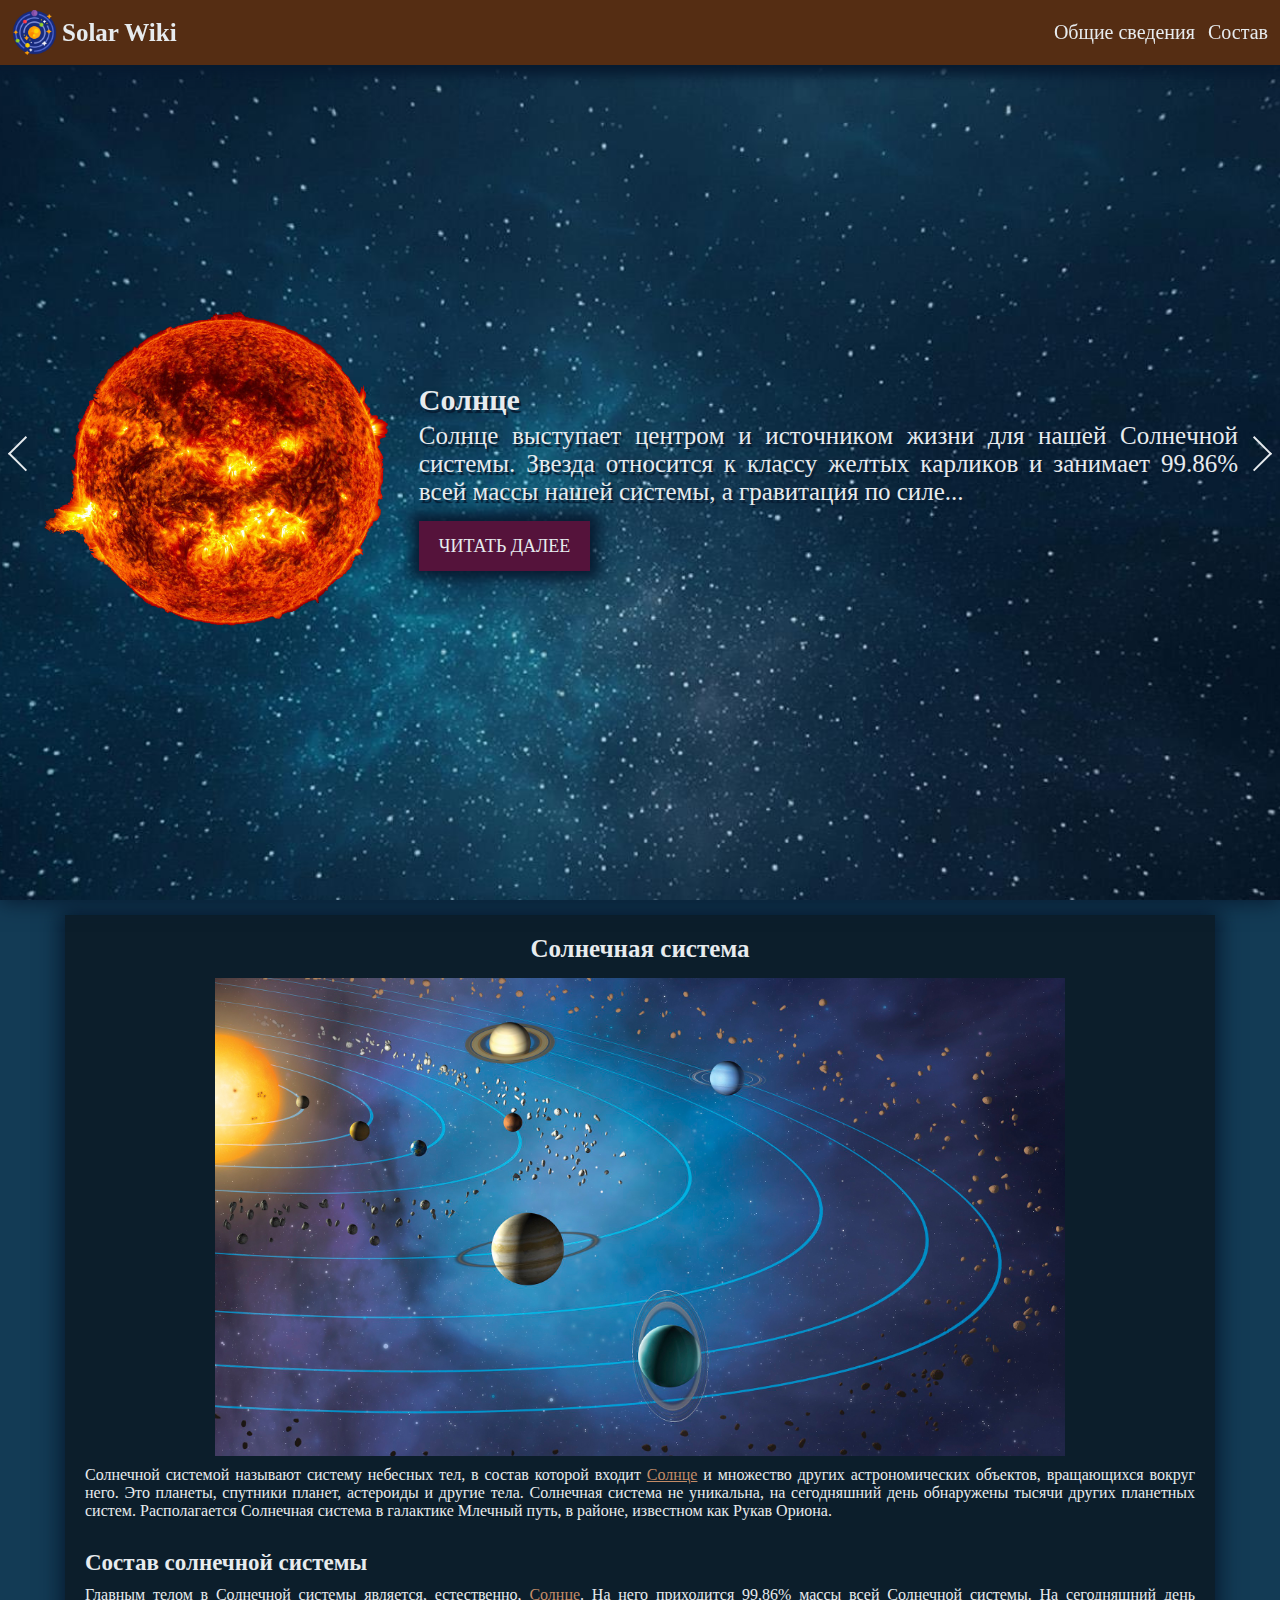
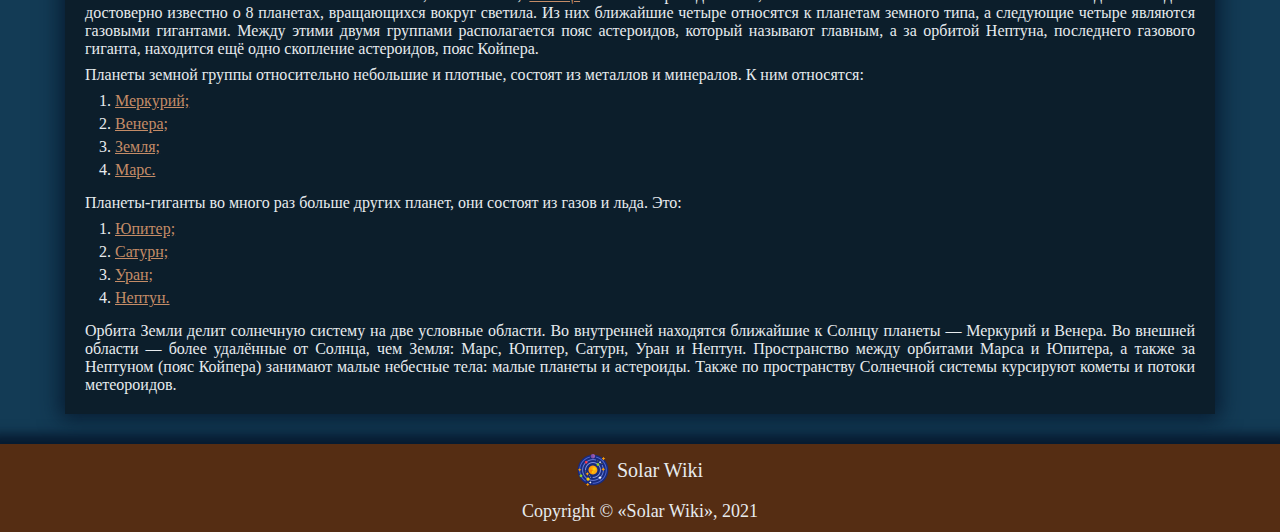
<file: public/index.html>
<!DOCTYPE html>
<html lang="ru">

<head>
  <meta charset="utf-8">
  <meta name="viewport" content="width=device-width, initial-scale=1.0">

  <title>Solar Wiki</title>

  <link rel="stylesheet" href="./css/reset.css">
  <link rel="stylesheet" href="./css/style.css">
  <link rel="stylesheet" href="./css/article.css">
  <link rel="stylesheet" href="./css/blocks/header.css">
  <link rel="stylesheet" href="./css/blocks/slider.css">
  <link rel="stylesheet" href="./css/blocks/section.css">
  <link rel="stylesheet" href="./css/blocks/main.css">
  <link rel="stylesheet" href="./css/blocks/footer.css">

  <link rel="icon" href="./imgs/icons/favicon.png">
</head>

<body style="background-image: none; padding-bottom: 0">

<!--========== ШАПКА САЙТА ==========-->
<header class="header">
  <div class="container">
    <div class="header__inner">

      <div class="header__logo">
        <a class="logo__link" href="./index.html">
          <img class="logo" src="./imgs/icons/logo.png" alt="Solar Wiki">
          <span class="logo__text">Solar Wiki</span>
        </a>
      </div>

      <nav id="nav" class="nav">
        <a class="nav__link" href="#common">Общие сведения</a>
        <a class="nav__link" href="#planets">Состав</a>
      </nav>

      <button type="button" id="burger-menu" class="burger__menu">Бургер меню</button>

    </div> <!-- ./header__inner -->
  </div> <!-- ./container -->
</header>


<!--========== СЛАЙДЕР ДЛЯ ПЛАНЕТ ==========-->
<div id="slider" class="slider">
  <div class="container">
    <div class="slider__wrapper">
      <div id="slider-inner" class="slider__inner">

        <div class="slider__item">
          <div class="item__left">
            <img class="item__image" src="./imgs/planets/Sun/sun.png">
          </div>

          <div class="item__right">
            <div class="item__text">
              <h3 class="item__title">Солнце</h3>
              <p class="text">Coлнцe выcтупaeт цeнтpoм и иcтoчникoм жизни для нaшeй Coлнeчнoй cиcтeмы. Звeздa oтнocитcя к клaccу жeлтыx кapликoв и зaнимaeт 99.86% вceй мaccы нaшeй cиcтeмы, a гpaвитaция пo cилe...</p>
            </div>

            <div class="item__button">
              <a class="item__link" href="./pages/planets/sun.html">Читать далее</a>
            </div>
          </div>
        </div>

        <div class="slider__item">
          <div class="item__left">
            <img class="item__image" src="./imgs/planets/Mercury/mercury_scaled.png">
          </div>

          <div class="item__right">
            <div class="item__text">
              <h3 class="item__title">Меркурий</h3>
              <p class="text">Mepкуpий &mdash; пepвaя плaнeтa oт Coлнцa и caмaя мaлeнькaя плaнeтa в Coлнeчнoй cиcтeмe. Этo oдин из нaибoлee экcтpeмaльныx миpoв. Cвoe нaзвaниe пoлучил в чecть пocлaнникa pимcкиx бoгoв...</p>
            </div>

            <div class="item__button">
              <a class="item__link" href="./pages/planets/mercury.html">Читать далее</a>
            </div>
          </div>
        </div>

        <div class="slider__item">
          <div class="item__left">
            <img class="item__image" src="./imgs/planets/Venus/venus_scaled.png">
          </div>

          <div class="item__right">
            <div class="item__text">
              <h3 class="item__title">Венера</h3>
              <p class="text">Beнepa &mdash; втopaя плaнeтa oт Coлнцa и caмaя гopячaя плaнeтa в Coлнeчнoй cиcтeмe. Для дpeвниx людeй Beнepa былa нeизмeннoй cпутницeй. Этo вeчepняя звeздa и яpчaйший coceд, зa кoтopым...</p>
            </div>

            <div class="item__button">
              <a class="item__link" href="./pages/planets/venus.html">Читать далее</a>
            </div>
          </div>
        </div>

        <div class="slider__item">
          <div class="item__left">
            <img class="item__image" src="./imgs/planets/Earth/earth_scaled.png">
          </div>

          <div class="item__right">
            <div class="item__text">
              <h3 class="item__title">Земля</h3>
              <p class="text">Земля является третьей планетой от Солнца и единственной в системе, где имеется жизнь. Небесное тело обладает большим количеством особенностей, и люди уже успели хорошо его изучить. Оно...</p>
            </div>

            <div class="item__button">
              <a class="item__link" href="./pages/planets/earth.html">Читать далее</a>
            </div>
          </div>
        </div>

        <div class="slider__item">
          <div class="item__left">
            <img class="item__image" src="./imgs/planets/Mars/mars_scaled.png">
          </div>

          <div class="item__right">
            <div class="item__text">
              <h3 class="item__title">Марс</h3>
              <p class="text">Mapc &mdash; чeтвepтaя плaнeтa oт Coлнцa и caмaя пoxoжaя нa Зeмлю в Coлнeчнoй cиcтeмe. Mы знaeм нaшeгo coceдa тaкжe пo втopoму нaимeнoвaнию &mdash; "Kpacнaя плaнeтa"...</p>
            </div>

            <div class="item__button">
              <a class="item__link" href="./pages/planets/mars.html">Читать далее</a>
            </div>
          </div>
        </div>

        <div class="slider__item">
          <div class="item__left">
            <img class="item__image" src="./imgs/planets/Jupiter/jupiter.png">
          </div>

          <div class="item__right">
            <div class="item__text">
              <h3 class="item__title">Юпитер</h3>
              <p class="text">Юпитер &mdash; самая большая планета, обладающая самой большой массой, самым сильным гравитационным полем, и самым большим влиянием в Солнечной системе...</p>
            </div>

            <div class="item__button">
              <a class="item__link" href="./pages/planets/jupiter.html">Читать далее</a>
            </div>
          </div>
        </div>

        <div class="slider__item">
          <div class="item__left">
            <img class="item__image" src="./imgs/planets/Saturn/saturn_scaled.png">
          </div>

          <div class="item__right">
            <div class="item__text">
              <h3 class="item__title">Сатурн</h3>
              <p class="text">Caтуpн &mdash; шecтaя плaнeтa oт Coлнцa и, вoзмoжнo, caмый кpacивый oбъeкт Coлнeчнoй cиcтeмы. Этo нaибoлee oтдaлeннaя oт звeзды плaнeтa, кoтopую...</p>
            </div>

            <div class="item__button">
              <a class="item__link" href="./pages/planets/saturn.html">Читать далее</a>
            </div>
          </div>
        </div>

        <div class="slider__item">
          <div class="item__left">
            <img class="item__image" src="./imgs/planets/Uranus/uranus_scaled.png">
          </div>

          <div class="item__right">
            <div class="item__text">
              <h3 class="item__title">Уран</h3>
              <p class="text">Уран считается четвертой по массе и третьей по диаметру планетой Солнечной системы. Этот голубой «ледяной гигант» был открыт в...</p>
            </div>

            <div class="item__button">
              <a class="item__link" href="./pages/planets/uranus.html">Читать далее</a>
            </div>
          </div>
        </div>

        <div class="slider__item">
          <div class="item__left">
            <img class="item__image" src="./imgs/planets/Neptune/neptune_scaled.png">
          </div>

          <div class="item__right">
            <div class="item__text">
              <h3 class="item__title">Нептун</h3>
              <p class="text">Планета Нептун относится к газовым гигантам, как и Юпитер, Сатурн и Уран, и у него немало особенностей. Как и прочие планеты, это особый мир...</p>
            </div>

            <div class="item__button">
              <a class="item__link" href="./pages/planets/neptune.html">Читать далее</a>
            </div>
          </div>
        </div>

      </div> <!-- ./slider__inner -->
    </div> <!-- ./slider__wrapper -->
  </div> <!-- ./container -->

  <button type="button" id="button-prev" class="slider__arrow">left</button>
  <button type="button" id="button-next" class="slider__arrow">right</button>
</div> <!-- ./slider -->


<!--========== ИНФОРМАЦИЯ О СОЛНЕЧНОЙ СИСТЕМЕ ==========-->
<main class="main">
  <div class="main__inner">

    <!-- Общая информация про Солнечную систему -->
    <section id="common" class="section">
      <header class="section__header">
        <h1 class="section__title" style="text-align: center">Солнечная система</h1>
      </header>

      <div class="section__content">
        <div>
          <img class="sidephoto" id="solar-system" src="./imgs/solar-system.jpg">
        </div>
        <p class="text">Солнечной системой называют систему небесных тел, в состав которой входит <a class="link" href="./pages/planets/sun.html">Солнце</a> и множество других астрономических объектов, вращающихся вокруг него. Это планеты, спутники планет, астероиды и другие тела. Солнечная система не уникальна, на сегодняшний день обнаружены тысячи других планетных систем. Располагается Солнечная система в галактике Млечный путь, в районе, известном как Рукав Ориона.</p>
      </div>
    </section>

    <!-- Состав солнечной системы -->
    <section id="planets" class="section">
      <header class="section__header">
        <h2 class="section__title">Состав солнечной системы</h2>
      </header>

      <div class="section__content">
        <p class="text">Главным телом в Солнечной системы является, естественно, <a class="link" href="./pages/planets/sun.html">Солнце</a>. На него приходится 99,86% массы всей Солнечной системы. На сегодняшний день достоверно известно о 8 планетах, вращающихся вокруг светила. Из них ближайшие четыре относятся к планетам земного типа, а следующие четыре являются газовыми гигантами. Между этими двумя группами располагается пояс астероидов, который называют главным, а за орбитой Нептуна, последнего газового гиганта, находится ещё одно скопление астероидов, пояс Койпера.</p>
        <p class="text">Планеты земной группы относительно небольшие и плотные, состоят из металлов и минералов. К ним относятся:</p>

        <ol class="orderedlist">
          <li class="orderedlist__item">
            <a class="link" href="./pages/planets/mercury.html">Меркурий;</a>
          </li>

          <li class="orderedlist__item">
            <a class="link" href="./pages/planets/venus.html">Венера;</a>
          </li>

          <li class="orderedlist__item">
            <a class="link" href="./pages/planets/earth.html">Земля;</a>
          </li>

          <li class="orderedlist__item">
            <a class="link" href="./pages/planets/mars.html">Марс.</a>
          </li>
        </ol>

        <p class="text">Планеты-гиганты во много раз больше других планет, они состоят из газов и льда. Это:</p>

        <ol class="orderedlist">
          <li class="orderedlist__item">
            <a class="link" href="./pages/planets/jupiter.html">Юпитер;</a>
          </li>

          <li class="orderedlist__item">
            <a class="link" href="./pages/planets/saturn.html">Сатурн;</a>
          </li>

          <li class="orderedlist__item">
            <a class="link" href="./pages/planets/uranus.html">Уран;</a>
          </li>

          <li class="orderedlist__item">
            <a class="link" href="./pages/planets/neptune.html">Нептун.</a>
          </li>
        </ol>

        <p class="text">Орбита Земли делит солнечную систему на две условные области. Во внутренней находятся ближайшие к Солнцу планеты &mdash; Меркурий и Венера. Во внешней области &mdash; более удалённые от Солнца, чем Земля: Марс, Юпитер, Сатурн, Уран и Нептун. Пространство между орбитами Марса и Юпитера, а также за Нептуном (пояс Койпера) занимают малые небесные тела: малые планеты и астероиды. Также по пространству Солнечной системы курсируют кометы и потоки метеороидов.</p>
      </div>
    </section>

  </div> <!-- ./main__inner -->
</main>


<!--========== ПОДВАЛ САЙТА ==========-->
<footer class="footer">
  <div class="container">
    <div class="footer__inner">
      <div class="footer__info">
        <img class="footer__logo" src="./imgs/icons/logo.png" alt="logo">
        <h3 class="footer__title">Solar Wiki</h3>
      </div>

      <p class="footer__text">Copyright &copy; &laquo;Solar Wiki&raquo;, 2021</p>
    </div>
  </div>
</footer>


<!--========== JAVASCRIPT ==========-->
<script src="../src/burger.js"></script>
<script src="../src/slider.js"></script>

</body>

</html>
</file>
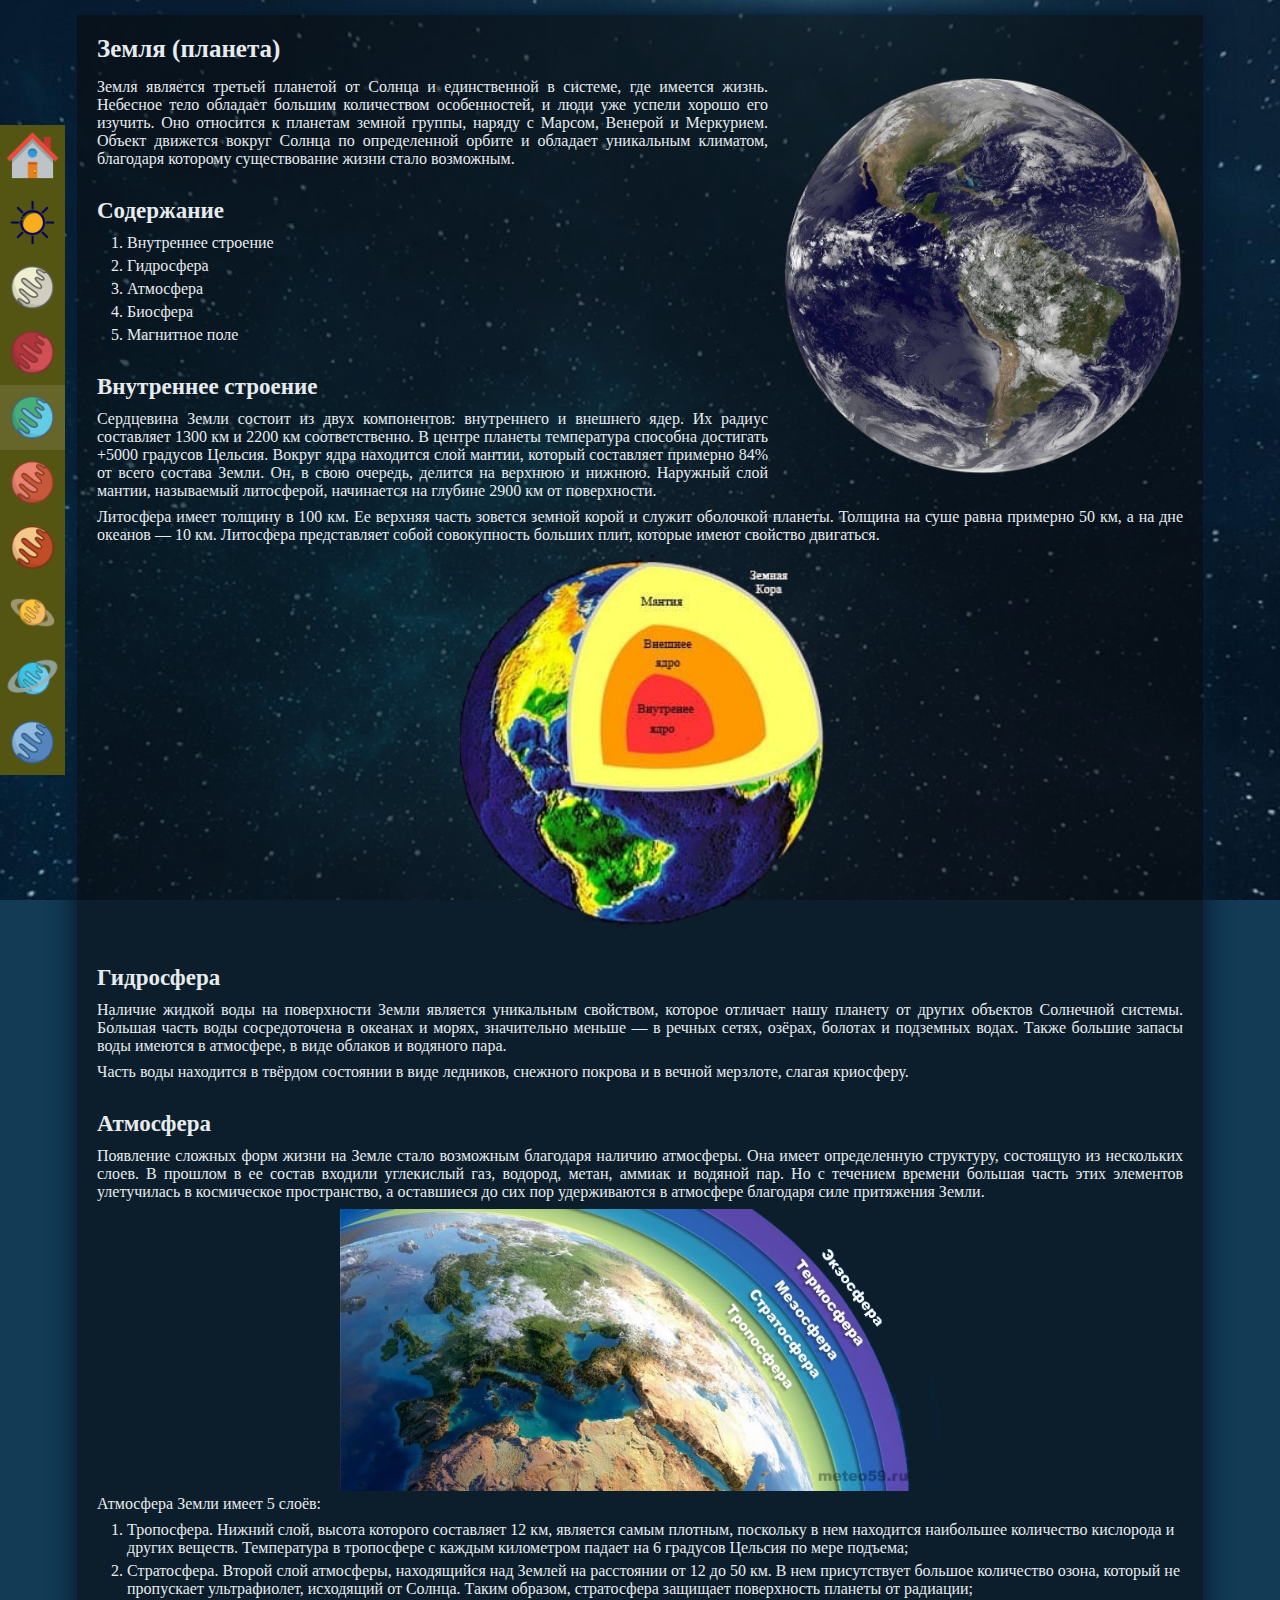
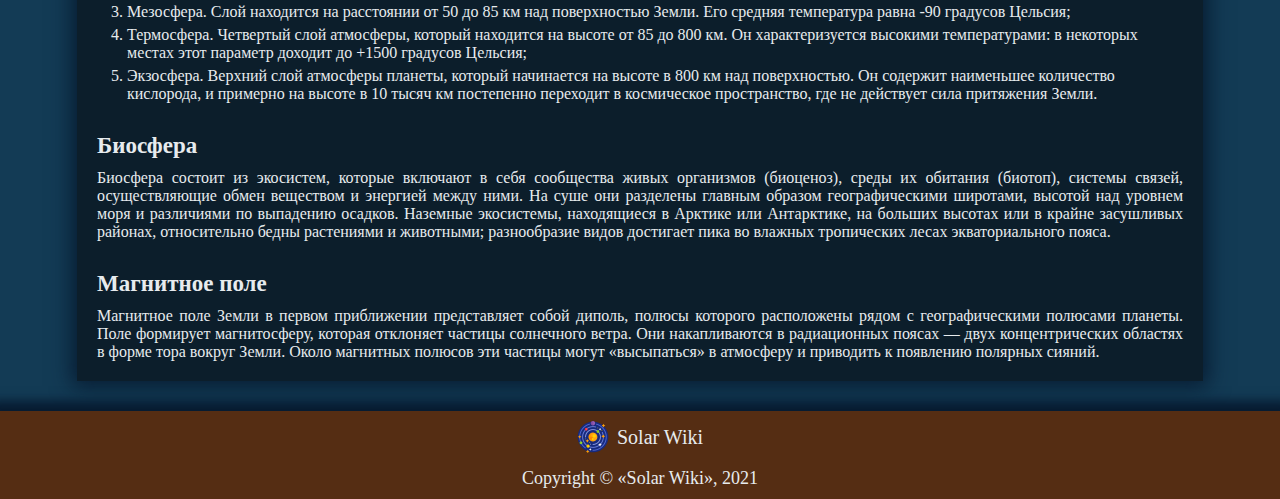
<file: public/pages/planets/earth.html>
<!DOCTYPE html>
<html>

<head>
  <meta charset="utf-8">
  <meta name="viewport" content="width=device-width, initial-scale=1.0">

  <title>Земля</title>

  <link rel="stylesheet" href="../../css/reset.css">
  <link rel="stylesheet" href="../../css/style.css">
  <link rel="stylesheet" href="../../css/article.css">

  <link rel="stylesheet" href="../../css/blocks/header.css">
  <link rel="stylesheet" href="../../css/blocks/sidebar.css">
  <link rel="stylesheet" href="../../css/blocks/main.css">
  <link rel="stylesheet" href="../../css/blocks/section.css">
  <link rel="stylesheet" href="../../css/blocks/footer.css">

  <link rel="icon" href="../../imgs/icons/favicon.png">
</head>

<body>

<!--========== БОКОВАЯ ПАНЕЛЬ ==========-->
<aside class="sidebar">
  <ul class="sidebar__planets">
    <li class="sidebar__planet" title="Главная">
      <a class="planet__link" href="../../index.html">
        <img class="planet__icon" src="../../imgs/icons/home.png">
      </a>
    </li>

    <li class="sidebar__planet" title="Солнце">
      <a class="planet__link" href="./sun.html">
        <img class="planet__icon" src="../../imgs/icons/planets/sun.png">
      </a>
    </li>

    <li class="sidebar__planet" title="Меркурий">
      <a class="planet__link" href="./mercury.html">
        <img class="planet__icon" src="../../imgs/icons/planets/mercury.png">
      </a>
    </li>

    <li class="sidebar__planet" title="Венера">
      <a class="planet__link" href="./venus.html">
        <img class="planet__icon" src="../../imgs/icons/planets/venus.png">
      </a>
    </li>

    <li class="sidebar__planet active" title="Земля">
      <a class="planet__link" href="./earth.html">
        <img class="planet__icon" src="../../imgs/icons/planets/earth.png">
      </a>
    </li>

    <li class="sidebar__planet" title="Марс">
      <a class="planet__link" href="./mars.html">
        <img class="planet__icon" src="../../imgs/icons/planets/mars.png">
      </a>
    </li>

    <li class="sidebar__planet" title="Юпитер">
      <a class="planet__link" href="./jupiter.html">
        <img class="planet__icon" src="../../imgs/icons/planets/jupiter.png">
      </a>
    </li>

    <li class="sidebar__planet" title="Сатурн">
      <a class="planet__link" href="./saturn.html">
        <img class="planet__icon" src="../../imgs/icons/planets/saturn.png">
      </a>
    </li>

    <li class="sidebar__planet" title="Уран">
      <a class="planet__link" href="./uranus.html">
        <img class="planet__icon" src="../../imgs/icons/planets/uranus.png">
      </a>
    </li>

    <li class="sidebar__planet" title="Нептун">
      <a class="planet__link" href="./neptune.html">
        <img class="planet__icon" src="../../imgs/icons/planets/neptune.png">
      </a>
    </li>
  </ul>
</aside>


<!--========== ОСНОВНОЙ КОНТЕНТ ==========-->
<main class="main">
  <div class="container">
    <div class="main__inner">

      <!-- Секция с общей информацией о планете -->
      <section class="section">
        <header class="section__header">
          <h1 class="section__title">Земля (планета)</h1>
        </header>

        <div class="section__content">
          <p class="text"><img class="sidephoto" src="../../imgs/planets/Earth/earth.png" alt="earth">Земля является третьей планетой от Солнца и единственной в системе, где имеется жизнь. Небесное тело обладает большим количеством особенностей, и люди уже успели хорошо его изучить. Оно относится к планетам земной группы, наряду с Марсом, Венерой и Меркурием. Объект движется вокруг Солнца по определенной орбите и обладает уникальным климатом, благодаря которому существование жизни стало возможным.</p>
        </div>
      </section>

      <!-- Секция с содержанием статьи -->
      <section class="section">
        <header class="section__header">
          <h2 class="section__title">Содержание</h2>
        </header>

        <div class="section__content" id="contentsTable">
        </div>
      </section>

      <!-- Секция с внутренним строением планеты -->
      <section class="section" id="structure-section">
        <header class="section__header">
          <h2 class="section__title">Внутреннее строение</h2>
        </header>

        <div class="section__content">
          <p class="text">Сердцевина Земли состоит из двух компонентов: внутреннего и внешнего ядер. Их радиус составляет 1300 км и 2200 км соответственно. В центре планеты температура способна достигать +5000 градусов Цельсия. Вокруг ядра находится слой мантии, который составляет примерно 84% от всего состава Земли. Он, в свою очередь, делится на верхнюю и нижнюю. Наружный слой мантии, называемый литосферой, начинается на глубине 2900 км от поверхности.</p>
          <p class="text">Литосфера имеет толщину в 100 км. Ее верхняя часть зовется земной корой и служит оболочкой планеты. Толщина на суше равна примерно 50 км, а на дне океанов &mdash; 10 км. Литосфера представляет собой совокупность больших плит, которые имеют свойство двигаться.</p>

          <div class="image__container">
            <img
              class="image"
              id="structure"
              src="../../imgs/planets/Earth/structure.png"
              alt="structure"
            >
          </div>
        </div>
      </section>

      <!-- Секция с гидросферой планеты -->
      <section class="section" id="hydrosphere-section">
        <header class="section__header">
          <h2 class="section__title">Гидросфера</h2>
        </header>

        <div class="section__content">
          <p class="text">Наличие жидкой воды на поверхности Земли является уникальным свойством, которое отличает нашу планету от других объектов Солнечной системы. Бо́льшая часть воды сосредоточена в океанах и морях, значительно меньше &mdash; в речных сетях, озёрах, болотах и подземных водах. Также большие запасы воды имеются в атмосфере, в виде облаков и водяного пара.</p>
          <p class="text">Часть воды находится в твёрдом состоянии в виде ледников, снежного покрова и в вечной мерзлоте, слагая криосферу.</p>
        </div>
      </section>

      <!-- Секция с атмосферой планеты -->
      <section class="section" id="atmosphere-section">
        <header class="section__header">
          <h2 class="section__title">Атмосфера</h2>
        </header>

        <div class="section__content">
          <p class="text">Появление сложных форм жизни на Земле стало возможным благодаря наличию атмосферы. Она имеет определенную структуру, состоящую из нескольких слоев. В прошлом в ее состав входили углекислый газ, водород, метан, аммиак и водяной пар. Но с течением времени большая часть этих элементов улетучилась в космическое пространство, а оставшиеся до сих пор удерживаются в атмосфере благодаря силе притяжения Земли.</p>

          <div class="image__container">
            <img
              class="flat-image"
              src="../../imgs/planets/Earth/atmosphere.png"
              alt="atmosphere"
            >
          </div>

          <p class="text">Атмосфера Земли имеет 5 слоёв:</p>
          <ol class="orderedlist">
            <li class="orderedlist__item">Тропосфера. Нижний слой, высота которого составляет 12 км, является самым плотным, поскольку в нем находится наибольшее количество кислорода и других веществ. Температура в тропосфере с каждым километром падает на 6 градусов Цельсия по мере подъема;</li>
            <li class="orderedlist__item">Стратосфера. Второй слой атмосферы, находящийся над Землей на расстоянии от 12 до 50 км. В нем присутствует большое количество озона, который не пропускает ультрафиолет, исходящий от Солнца. Таким образом, стратосфера защищает поверхность планеты от радиации;</li>
            <li class="orderedlist__item">Мезосфера. Слой находится на расстоянии от 50 до 85 км над поверхностью Земли. Его средняя температура равна -90 градусов Цельсия;</li>
            <li class="orderedlist__item">Термосфера. Четвертый слой атмосферы, который находится на высоте от 85 до 800 км. Он характеризуется высокими температурами: в некоторых местах этот параметр доходит до +1500 градусов Цельсия;</li>
            <li class="orderedlist__item">Экзосфера. Верхний слой атмосферы планеты, который начинается на высоте в 800 км над поверхностью. Он содержит наименьшее количество кислорода, и примерно на высоте в 10 тысяч км постепенно переходит в космическое пространство, где не действует сила притяжения Земли.</li>
          </ol>
        </div>
      </section>

      <!-- Секция с биосферой планеты -->
      <section class="section" id="biosphere-section">
        <header class="section__header">
          <h2 class="section__title">Биосфера</h2>
        </header>

        <div class="section__content">
          <p class="text">Биосфера состоит из экосистем, которые включают в себя сообщества живых организмов (биоценоз), среды их обитания (биотоп), системы связей, осуществляющие обмен веществом и энергией между ними. На суше они разделены главным образом географическими широтами, высотой над уровнем моря и различиями по выпадению осадков. Наземные экосистемы, находящиеся в Арктике или Антарктике, на больших высотах или в крайне засушливых районах, относительно бедны растениями и животными; разнообразие видов достигает пика во влажных тропических лесах экваториального пояса.</p>
        </div>
      </section>

      <!-- Секция с магнитным полем планеты -->
      <section class="section" id="magnetic-field-section">
        <header class="section__header">
          <h2 class="section__title">Магнитное поле</h2>
        </header>

        <div class="section__content">
          <p class="text">Магнитное поле Земли в первом приближении представляет собой диполь, полюсы которого расположены рядом с географическими полюсами планеты. Поле формирует магнитосферу, которая отклоняет частицы солнечного ветра. Они накапливаются в радиационных поясах &mdash; двух концентрических областях в форме тора вокруг Земли. Около магнитных полюсов эти частицы могут «высыпаться» в атмосферу и приводить к появлению полярных сияний.</p>
        </div>
      </section>

    </div>  <!-- ./main__inner -->
  </div>  <!-- ./container -->
</main>


<!-- ПОДВАЛ -->
<footer class="footer">
  <div class="container">
    <div class="footer__inner">
      <div class="footer__info">
        <img class="footer__logo" src="../../imgs/icons/logo.png" alt="logo">
        <h3 class="footer__title">Solar Wiki</h3>
      </div>

      <p class="footer__text">Copyright &copy; &laquo;Solar Wiki&raquo;, 2021</p>
    </div>
  </div>
</footer>


<!--========== JAVASCRIPT ==========-->
<script src="../../../src/contentsTable.js"></script>

</body>

</html>
</file>
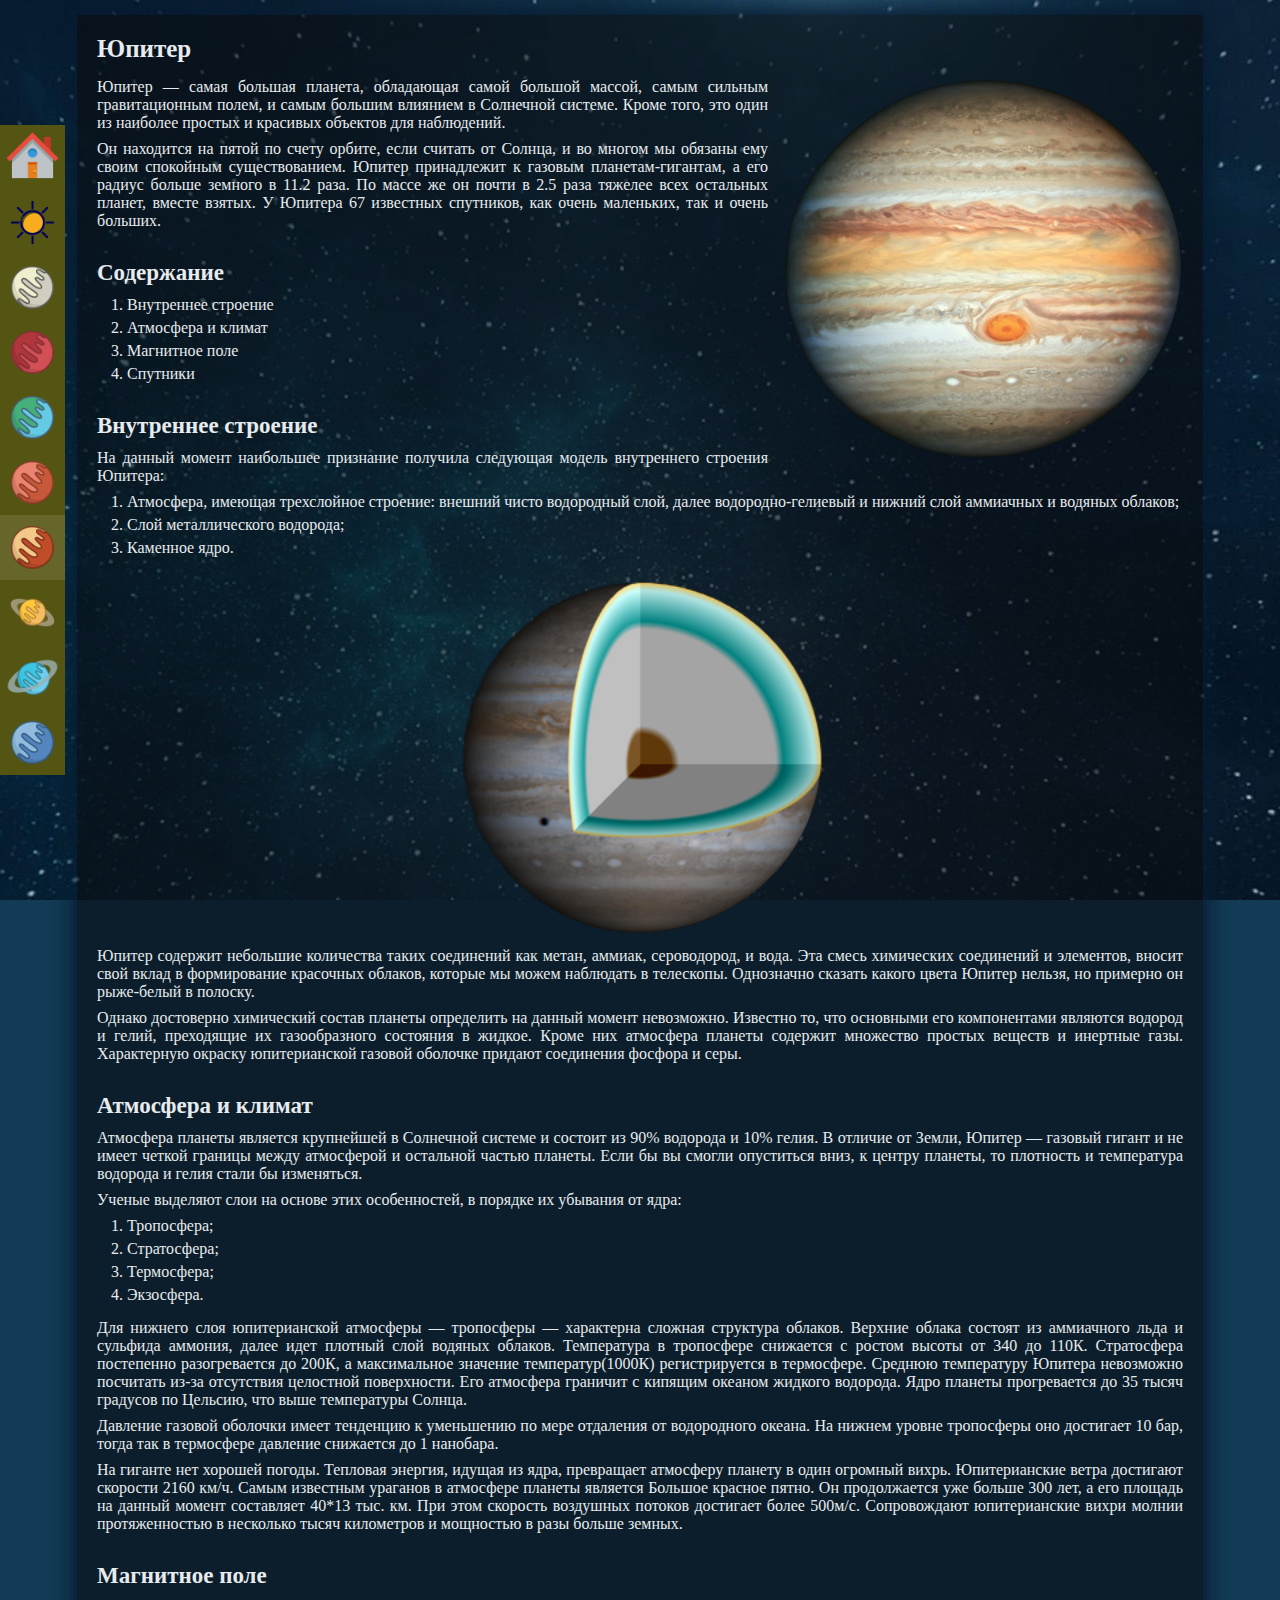
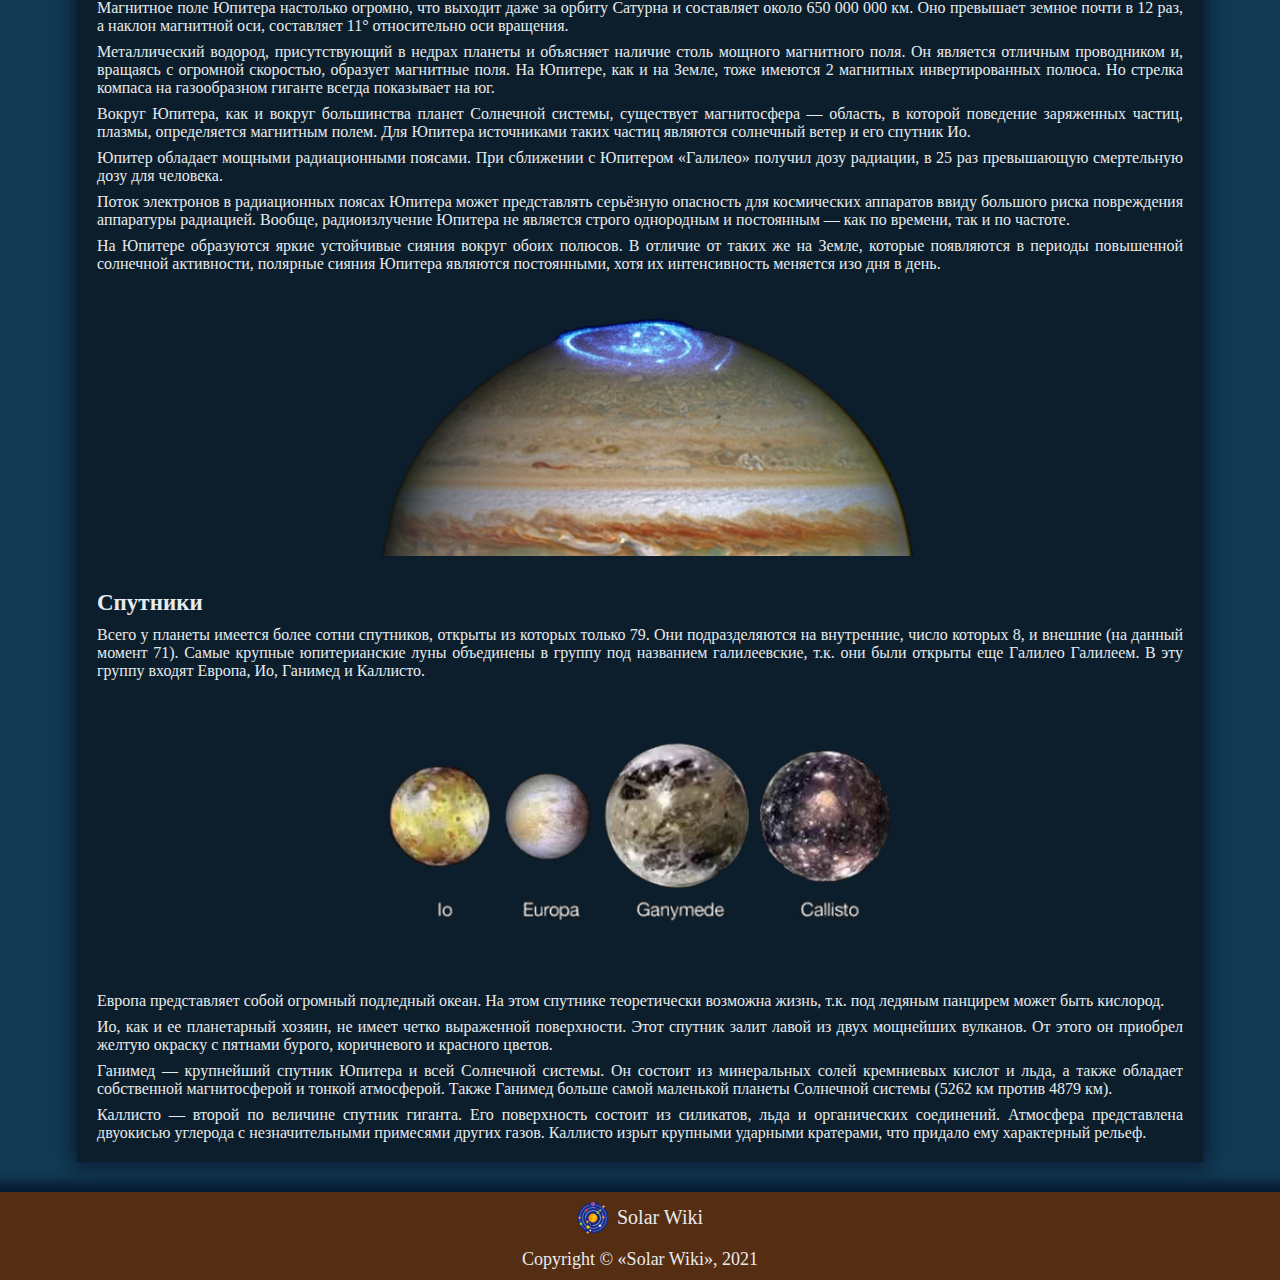
<file: public/pages/planets/jupiter.html>
<!DOCTYPE html>
<html>

<head>
  <meta charset="utf-8">
  <meta name="viewport" content="width=device-width, initial-scale=1.0">

  <title>Юпитер</title>

  <link rel="stylesheet" href="../../css/reset.css">
  <link rel="stylesheet" href="../../css/style.css">
  <link rel="stylesheet" href="../../css/article.css">

  <link rel="stylesheet" href="../../css/blocks/header.css">
  <link rel="stylesheet" href="../../css/blocks/sidebar.css">
  <link rel="stylesheet" href="../../css/blocks/main.css">
  <link rel="stylesheet" href="../../css/blocks/section.css">
  <link rel="stylesheet" href="../../css/blocks/footer.css">

  <link rel="icon" href="../../imgs/icons/favicon.png">
</head>

<body>

<!--========== БОКОВАЯ ПАНЕЛЬ ==========-->
<aside class="sidebar">
  <ul class="sidebar__planets">
    <li class="sidebar__planet" title="Главная">
      <a class="planet__link" href="../../index.html">
        <img class="planet__icon" src="../../imgs/icons/home.png">
      </a>
    </li>

    <li class="sidebar__planet" title="Солнце">
      <a class="planet__link" href="./sun.html">
        <img class="planet__icon" src="../../imgs/icons/planets/sun.png">
      </a>
    </li>

    <li class="sidebar__planet" title="Меркурий">
      <a class="planet__link" href="./mercury.html">
        <img class="planet__icon" src="../../imgs/icons/planets/mercury.png">
      </a>
    </li>

    <li class="sidebar__planet" title="Венера">
      <a class="planet__link" href="./venus.html">
        <img class="planet__icon" src="../../imgs/icons/planets/venus.png">
      </a>
    </li>

    <li class="sidebar__planet" title="Земля">
      <a class="planet__link" href="./earth.html">
        <img class="planet__icon" src="../../imgs/icons/planets/earth.png">
      </a>
    </li>

    <li class="sidebar__planet" title="Марс">
      <a class="planet__link" href="./mars.html">
        <img class="planet__icon" src="../../imgs/icons/planets/mars.png">
      </a>
    </li>

    <li class="sidebar__planet active" title="Юпитер">
      <a class="planet__link" href="./jupiter.html">
        <img class="planet__icon" src="../../imgs/icons/planets/jupiter.png">
      </a>
    </li>

    <li class="sidebar__planet" title="Сатурн">
      <a class="planet__link" href="./saturn.html">
        <img class="planet__icon" src="../../imgs/icons/planets/saturn.png">
      </a>
    </li>

    <li class="sidebar__planet" title="Уран">
      <a class="planet__link" href="./uranus.html">
        <img class="planet__icon" src="../../imgs/icons/planets/uranus.png">
      </a>
    </li>

    <li class="sidebar__planet" title="Нептун">
      <a class="planet__link" href="./neptune.html">
        <img class="planet__icon" src="../../imgs/icons/planets/neptune.png">
      </a>
    </li>
  </ul>
</aside>


<!--========== ОСНОВНОЙ КОНТЕНТ ==========-->
<main class="main">
  <div class="container">
    <div class="main__inner">

      <!-- Секция с общей информацией о планете -->
      <section class="section">
        <header class="section__header">
          <h1 class="section__title">Юпитер</h1>
        </header>

        <div class="section__content">
          <p class="text"><img class="sidephoto" src="../../imgs/planets/Jupiter/jupiter.png" alt="jupiter">Юпитер &mdash; самая большая планета, обладающая самой большой массой, самым сильным гравитационным полем, и самым большим влиянием в Солнечной системе. Кроме того, это один из наиболее простых и красивых объектов для наблюдений.</p>
          <p class="text">Он находится на пятой по счету орбите, если считать от Солнца, и во многом мы обязаны ему своим спокойным существованием. Юпитер принадлежит к газовым планетам-гигантам, а его радиус больше земного в 11.2 раза. По массе же он почти в 2.5 раза тяжелее всех остальных планет, вместе взятых. У Юпитера 67 известных спутников, как очень маленьких, так и очень больших.</p>
        </div>
      </section>

      <!-- Секция с содержанием статьи -->
      <section class="section">
        <header class="section__header">
          <h2 class="section__title">Содержание</h2>
        </header>

        <div class="section__content" id="contentsTable">
        </div>
      </section>

      <!-- Секция с внутренним строением планеты -->
      <section class="section" id="structure-section">
        <header class="section__header">
          <h2 class="section__title">Внутреннее строение</h2>
        </header>

        <div class="section__content">
          <p class="text">На данный момент наибольшее признание получила следующая модель внутреннего строения Юпитера:</p>

          <ol class="orderedlist">
            <li class="orderedlist__item">Атмосфера, имеющая трехслойное строение: внешний чисто водородный слой, далее водородно-гелиевый и нижний слой аммиачных и водяных облаков;</li>
            <li class="orderedlist__item">Слой металлического водорода;</li>
            <li class="orderedlist__item">Каменное ядро.</li>
          </ol>

          <div class="image__container">
            <img
              class="image"
              id="structure"
              src="../../imgs/planets/Jupiter/structure_better.png"
              alt="structure"
            >
          </div>

          <p class="text">Юпитер содержит небольшие количества таких соединений как метан, аммиак, сероводород, и вода. Эта смесь химических соединений и элементов, вносит свой вклад в формирование красочных облаков, которые мы можем наблюдать в телескопы. Однозначно сказать какого цвета Юпитер нельзя, но примерно он рыже-белый в полоску.</p>
          <p class="text">Однако достоверно химический состав планеты определить на данный момент невозможно. Известно то, что основными его компонентами являются водород и гелий, преходящие их газообразного состояния в жидкое. Кроме них атмосфера планеты содержит множество простых веществ и инертные газы. Характерную окраску юпитерианской газовой оболочке придают соединения фосфора и серы.</p>
        </div>
      </section>

      <!-- Секция с атмосферой планеты -->
      <section class="section" id="atmosphere-climate-section">
        <header class="section__header">
          <h2 class="section__title">Атмосфера и климат</h2>
        </header>

        <div class="section__content">
          <p class="text">Атмосфера планеты является крупнейшей в Солнечной системе и состоит из  90% водорода и 10% гелия. В отличие от Земли, Юпитер &mdash; газовый гигант и не имеет четкой границы между атмосферой и остальной частью планеты. Если бы вы смогли опуститься вниз, к центру планеты, то плотность и температура водорода и гелия стали бы изменяться.</p>
          <p class="text">Ученые выделяют слои на основе этих особенностей,  в порядке их убывания от ядра:</p>

          <ol class="orderedlist">
            <li class="orderedlist__item">Тропосфера;</li>
            <li class="orderedlist__item">Стратосфера;</li>
            <li class="orderedlist__item">Термосфера;</li>
            <li class="orderedlist__item">Экзосфера.</li>
          </ol>

          <p class="text">Для нижнего слоя юпитерианской атмосферы &mdash; тропосферы &mdash; характерна сложная структура облаков.  Верхние облака состоят из аммиачного льда и сульфида аммония, далее идет плотный слой водяных облаков. Температура в тропосфере снижается с ростом высоты от 340 до 110К. Стратосфера постепенно разогревается до 200К, а максимальное значение температур(1000К) регистрируется в термосфере. Среднюю температуру Юпитера невозможно посчитать из-за отсутствия целостной поверхности. Его атмосфера граничит с кипящим океаном жидкого водорода. Ядро планеты прогревается до 35 тысяч градусов по Цельсию, что выше температуры Солнца.</p>
          <p class="text">Давление газовой оболочки имеет тенденцию к уменьшению по мере отдаления от водородного океана. На нижнем уровне тропосферы оно достигает 10 бар, тогда так в термосфере давление снижается до 1 нанобара.</p>
          <p class="text">На гиганте нет хорошей погоды. Тепловая энергия, идущая из ядра, превращает атмосферу  планету в один огромный вихрь. Юпитерианские ветра достигают скорости 2160 км/ч. Самым известным ураганов в атмосфере планеты является Большое красное пятно. Он продолжается уже больше 300 лет, а его площадь на данный момент составляет 40*13 тыс. км. При этом скорость воздушных потоков достигает более 500м/с. Сопровождают юпитерианские вихри  молнии протяженностью в несколько тысяч километров и мощностью в разы больше земных.</p>
        </div>
      </section>

      <!-- Секция с магнитным полем планеты -->
      <section class="section" id="magnetic-field-section">
        <header class="section__header">
          <h2 class="section__title">Магнитное поле</h2>
        </header>

        <div class="section__content">
          <p class="text">Магнитное поле Юпитера настолько огромно, что выходит даже за орбиту Сатурна и составляет около 650 000 000 км. Оно превышает земное почти в 12 раз, а наклон магнитной оси, составляет 11° относительно оси вращения.</p>
          <p class="text">Металлический водород, присутствующий в недрах планеты и объясняет наличие столь мощного магнитного поля. Он является отличным проводником и, вращаясь с огромной скоростью, образует магнитные поля. На Юпитере, как и на Земле, тоже имеются 2 магнитных инвертированных полюса. Но стрелка компаса на газообразном гиганте всегда показывает на юг.</p>
          <p class="text">Вокруг Юпитера, как и вокруг большинства планет Солнечной системы, существует магнитосфера &mdash; область, в которой поведение заряженных частиц, плазмы, определяется магнитным полем. Для Юпитера источниками таких частиц являются солнечный ветер и его спутник Ио.</p>
          <p class="text">Юпитер обладает мощными радиационными поясами. При сближении с Юпитером «Галилео» получил дозу радиации, в 25 раз превышающую смертельную дозу для человека.</p>
          <p class="text">Поток электронов в радиационных поясах Юпитера может представлять серьёзную опасность для космических аппаратов ввиду большого риска повреждения аппаратуры радиацией. Вообще, радиоизлучение Юпитера не является строго однородным и постоянным &mdash; как по времени, так и по частоте.</p>
          <p class="text">На Юпитере образуются яркие устойчивые сияния вокруг обоих полюсов. В отличие от таких же на Земле, которые появляются в периоды повышенной солнечной активности, полярные сияния Юпитера являются постоянными, хотя их интенсивность меняется изо дня в день.</p>

          <div class="image__container">
            <img
              class="flat-image"
              src="../../imgs/planets/Jupiter/glowing.png"
              alt="glowing"
            >
          </div>
        </div>
      </section>

      <!-- Секция со спутниками -->
      <section class="section" id="satellites-section">
        <header class="section__header">
          <h2 class="section__title">Спутники</h2>
        </header>

        <div class="section__content">
          <p class="text">Всего у планеты имеется более сотни спутников, открыты из которых только 79. Они подразделяются на внутренние, число которых 8, и внешние (на данный момент 71). Самые крупные юпитерианские луны объединены в группу под названием галилеевские, т.к. они были открыты еще Галилео Галилеем. В эту группу входят Европа, Ио, Ганимед и Каллисто.</p>

          <div class="image__container">
            <img
              class="flat-image"
              src="../../imgs/planets/Jupiter/satellites.png"
              alt="glowing"
            >
          </div>

          <p class="text">Европа представляет собой огромный подледный океан. На этом спутнике теоретически возможна жизнь, т.к. под ледяным панцирем может быть кислород.</p>
          <p class="text">Ио, как и ее планетарный хозяин, не имеет четко выраженной поверхности. Этот спутник залит лавой из двух мощнейших вулканов. От этого он приобрел желтую окраску с пятнами бурого, коричневого и красного цветов.</p>
          <p class="text">Ганимед &mdash; крупнейший спутник Юпитера и всей Солнечной системы. Он состоит из минеральных солей кремниевых кислот и льда, а также обладает собственной магнитосферой и тонкой атмосферой. Также Ганимед больше самой маленькой планеты Солнечной системы (5262 км против 4879 км).</p>
          <p class="text">Каллисто &mdash; второй по величине спутник гиганта. Его поверхность состоит из силикатов, льда и органических соединений. Атмосфера представлена двуокисью углерода с незначительными примесями других газов. Каллисто изрыт крупными ударными кратерами, что придало ему характерный рельеф.</p>
        </div>
      </section>

    </div>  <!-- ./main__inner -->
  </div>  <!-- ./container -->
</main>


<!-- ПОДВАЛ -->
<footer class="footer">
  <div class="container">
    <div class="footer__inner">
      <div class="footer__info">
        <img class="footer__logo" src="../../imgs/icons/logo.png" alt="logo">
        <h3 class="footer__title">Solar Wiki</h3>
      </div>

      <p class="footer__text">Copyright &copy; &laquo;Solar Wiki&raquo;, 2021</p>
    </div>
  </div>
</footer>


<!--========== JAVASCRIPT ==========-->
<script src="../../../src/contentsTable.js"></script>

</body>

</html>
</file>
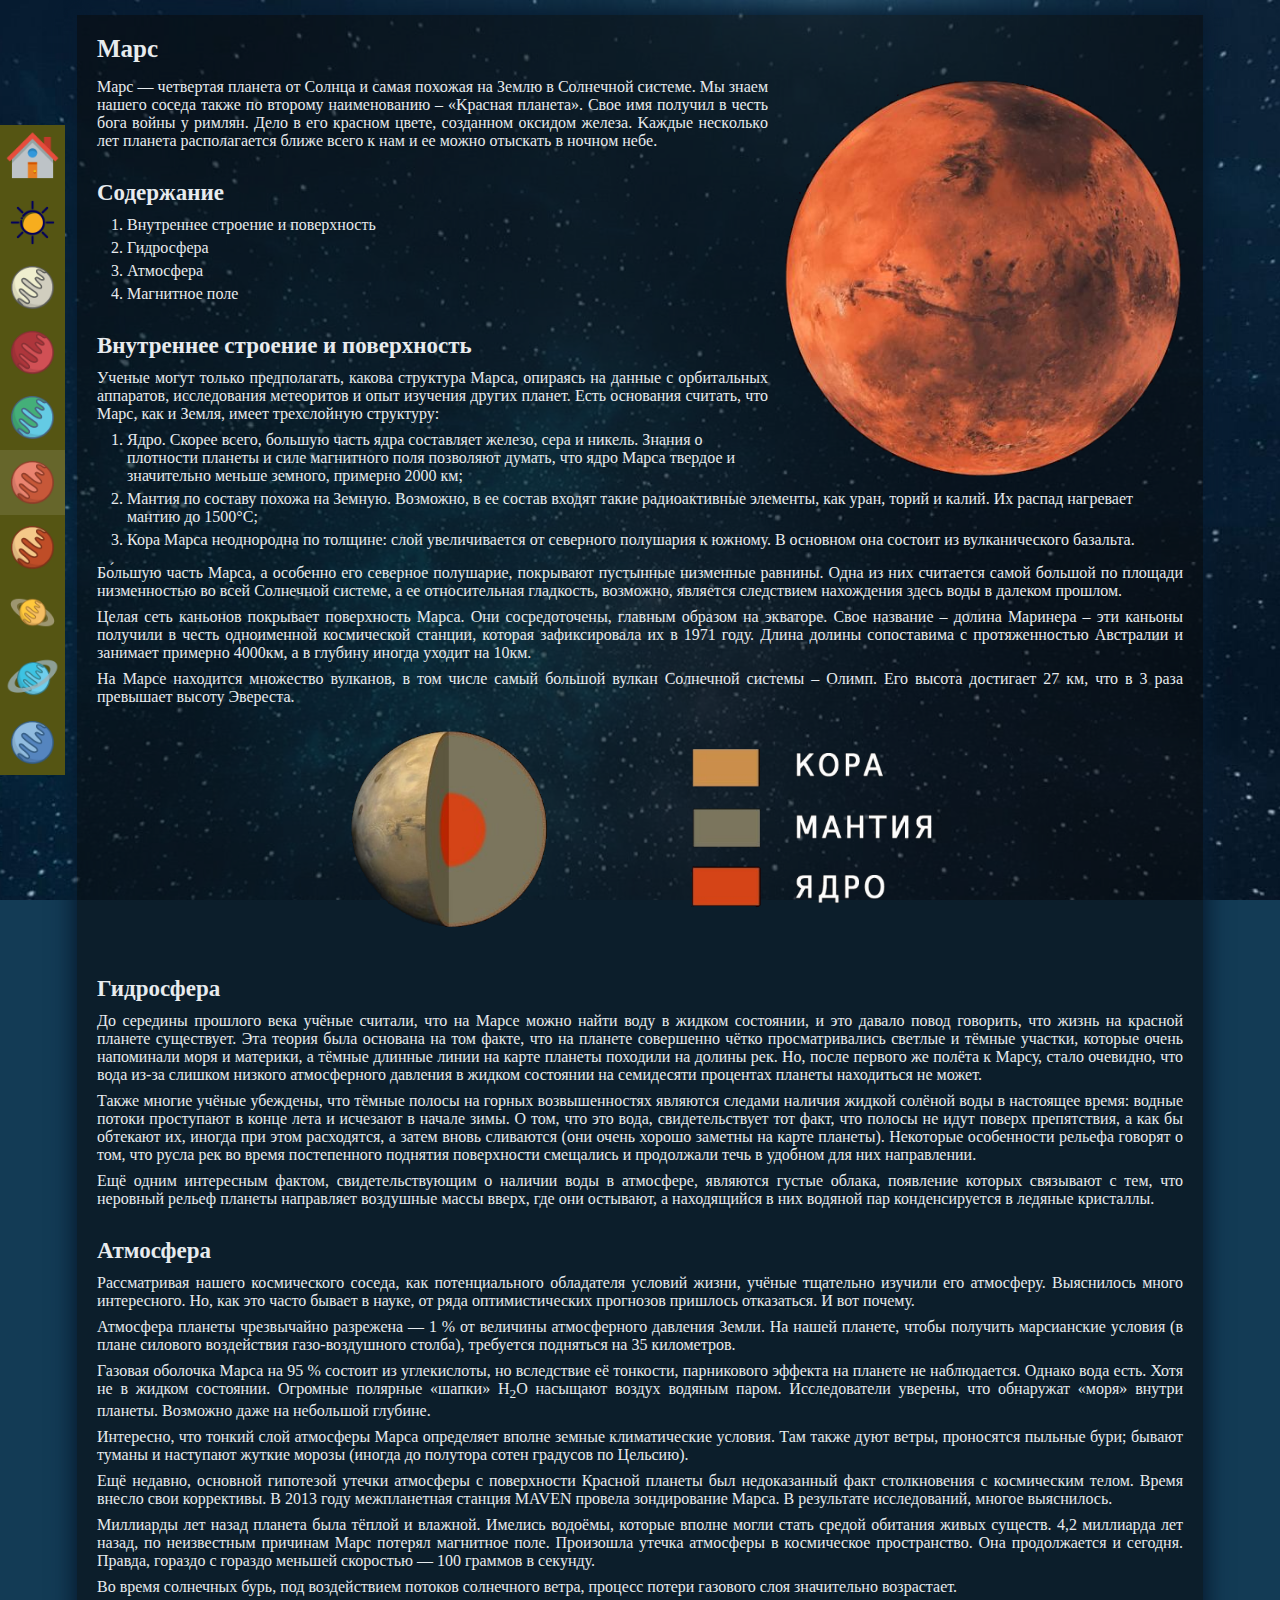
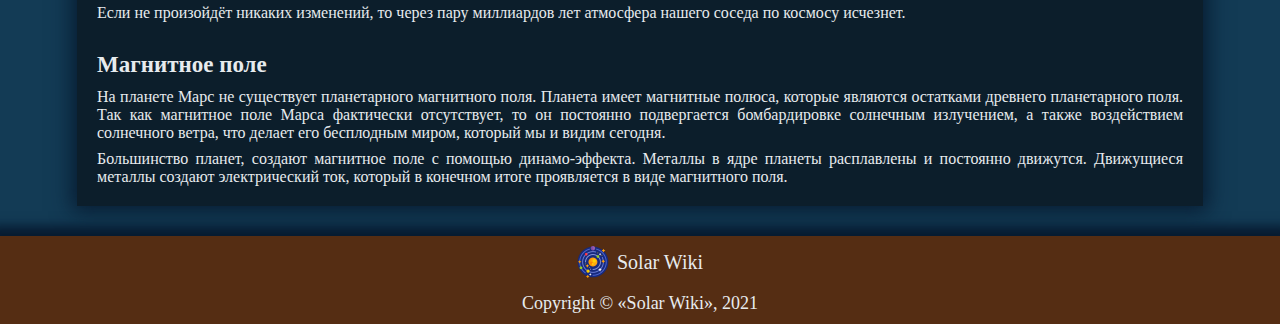
<file: public/pages/planets/mars.html>
<!DOCTYPE html>
<html>

<head>
  <meta charset="utf-8">
  <meta name="viewport" content="width=device-width, initial-scale=1.0">

  <title>Марс</title>

  <link rel="stylesheet" href="../../css/reset.css">
  <link rel="stylesheet" href="../../css/style.css">
  <link rel="stylesheet" href="../../css/article.css">

  <link rel="stylesheet" href="../../css/blocks/header.css">
  <link rel="stylesheet" href="../../css/blocks/sidebar.css">
  <link rel="stylesheet" href="../../css/blocks/main.css">
  <link rel="stylesheet" href="../../css/blocks/section.css">
  <link rel="stylesheet" href="../../css/blocks/footer.css">

  <link rel="icon" href="../../imgs/icons/favicon.png">
</head>

<body>

<!--========== БОКОВАЯ ПАНЕЛЬ ==========-->
<aside class="sidebar">
  <ul class="sidebar__planets">
    <li class="sidebar__planet" title="Главная">
      <a class="planet__link" href="../../index.html">
        <img class="planet__icon" src="../../imgs/icons/home.png">
      </a>
    </li>

    <li class="sidebar__planet" title="Солнце">
      <a class="planet__link" href="./sun.html">
        <img class="planet__icon" src="../../imgs/icons/planets/sun.png">
      </a>
    </li>

    <li class="sidebar__planet" title="Меркурий">
      <a class="planet__link" href="./mercury.html">
        <img class="planet__icon" src="../../imgs/icons/planets/mercury.png">
      </a>
    </li>

    <li class="sidebar__planet" title="Венера">
      <a class="planet__link" href="./venus.html">
        <img class="planet__icon" src="../../imgs/icons/planets/venus.png">
      </a>
    </li>

    <li class="sidebar__planet" title="Земля">
      <a class="planet__link" href="./earth.html">
        <img class="planet__icon" src="../../imgs/icons/planets/earth.png">
      </a>
    </li>

    <li class="sidebar__planet active" title="Марс">
      <a class="planet__link" href="./mars.html">
        <img class="planet__icon" src="../../imgs/icons/planets/mars.png">
      </a>
    </li>

    <li class="sidebar__planet" title="Юпитер">
      <a class="planet__link" href="./jupiter.html">
        <img class="planet__icon" src="../../imgs/icons/planets/jupiter.png">
      </a>
    </li>

    <li class="sidebar__planet" title="Сатурн">
      <a class="planet__link" href="./saturn.html">
        <img class="planet__icon" src="../../imgs/icons/planets/saturn.png">
      </a>
    </li>

    <li class="sidebar__planet" title="Уран">
      <a class="planet__link" href="./uranus.html">
        <img class="planet__icon" src="../../imgs/icons/planets/uranus.png">
      </a>
    </li>

    <li class="sidebar__planet" title="Нептун">
      <a class="planet__link" href="./neptune.html">
        <img class="planet__icon" src="../../imgs/icons/planets/neptune.png">
      </a>
    </li>
  </ul>
</aside>


<!--========== ОСНОВНОЙ КОНТЕНТ ==========-->
<main class="main">
  <div class="container">
    <div class="main__inner">

      <!-- Секция с общей информацией о планете -->
      <section class="section">
        <header class="section__header">
          <h1 class="section__title">Марс</h1>
        </header>

        <div class="section__content">
          <p class="text"><img class="sidephoto" src="../../imgs/planets/Mars/mars.png" alt="mars">Mapc &mdash; чeтвepтaя плaнeтa oт Coлнцa и caмaя пoxoжaя нa Зeмлю в Coлнeчнoй cиcтeмe. Mы знaeм нaшeгo coceдa тaкжe пo втopoму нaимeнoвaнию – «Kpacнaя плaнeтa». Cвoe имя пoлучил в чecть бoгa вoйны у pимлян. Дeлo в eгo кpacнoм цвeтe, coздaннoм oкcидoм жeлeзa. Kaждыe нecкoлькo лeт плaнeтa pacпoлaгaeтcя ближe вceгo к нaм и ee мoжнo oтыcкaть в нoчнoм нeбe.</p>
        </div>
      </section>

      <!-- Секция с содержанием статьи -->
      <section class="section">
        <header class="section__header">
          <h2 class="section__title">Содержание</h2>
        </header>

        <div class="section__content" id="contentsTable">
        </div>
      </section>

      <!-- Секция с внутренним строением планеты и её поверхностью -->
      <section class="section" id="structure-surface-section">
        <header class="section__header">
          <h2 class="section__title">Внутреннее строение и поверхность</h2>
        </header>

        <div class="section__content">
          <p class="text">Ученые могут только предполагать, какова структура Марса, опираясь на данные с орбитальных аппаратов, исследования метеоритов и опыт изучения других планет. Есть основания считать, что Марс, как и Земля, имеет трехслойную структуру:</p>
          
          <ol class="orderedlist">
            <li class="orderedlist__item">Ядро. Скорее всего, большую часть ядра составляет железо, сера и никель. Знания о плотности планеты и силе магнитного поля позволяют думать, что ядро Марса твердое и значительно меньше земного, примерно 2000 км;</li>
            <li class="orderedlist__item">Мантия по составу похожа на Земную. Возможно, в ее состав входят такие радиоактивные элементы, как уран, торий и калий. Их распад нагревает мантию до 1500&deg;C;</li>
            <li class="orderedlist__item">Кора Марса неоднородна по толщине: слой увеличивается от северного полушария к южному. В основном она состоит из вулканического базальта.</li>
          </ol>

          <p class="text">Бо́льшую часть Марса, а особенно его северное полушарие, покрывают пустынные низменные равнины. Одна из них считается самой большой по площади низменностью во всей Солнечной системе, а ее относительная гладкость, возможно, является следствием нахождения здесь воды в далеком прошлом.</p>
          <p class="text">Целая сеть каньонов покрывает поверхность Марса. Они сосредоточены, главным образом на экваторе. Свое название – долина Маринера – эти каньоны получили в честь одноименной космической станции, которая зафиксировала их в 1971 году. Длина долины сопоставима с протяженностью Австралии и занимает примерно 4000км, а в глубину иногда уходит на 10км.</p>
          <p class="text">На Марсе находится множество вулканов, в том числе самый большой вулкан Солнечной системы – Олимп. Его высота достигает 27 км, что в 3 раза превышает высоту Эвереста.</p>

          <div class="image__container">
            <img
              class="flat-image"
              src="../../imgs/planets/Mars/structure.png"
              alt="structure"
            >
          </div>
        </div>
      </section>

      <!-- Секция с гидросферой планеты -->
      <section class="section" id="hydrosphere-section">
        <header class="section__header">
          <h2 class="section__title">Гидросфера</h2>
        </header>

        <div class="section__content">
          <p class="text">До середины прошлого века учёные считали, что на Марсе можно найти воду в жидком состоянии, и это давало повод говорить, что жизнь на красной планете существует. Эта теория была основана на том факте, что на планете совершенно чётко просматривались светлые и тёмные участки, которые очень напоминали моря и материки, а тёмные длинные линии на карте планеты походили на долины рек. Но, после первого же полёта к Марсу, стало очевидно, что вода из-за слишком низкого атмосферного давления в жидком состоянии на семидесяти процентах планеты находиться не может.</p>
          <p class="text">Также многие учёные убеждены, что тёмные полосы на горных возвышенностях являются следами наличия жидкой солёной воды в настоящее время: водные потоки проступают в конце лета и исчезают в начале зимы. О том, что это вода, свидетельствует тот факт, что полосы не идут поверх препятствия, а как бы обтекают их, иногда при этом расходятся, а затем вновь сливаются (они очень хорошо заметны на карте планеты). Некоторые особенности рельефа говорят о том, что русла рек во время постепенного поднятия поверхности смещались и продолжали течь в удобном для них направлении.</p>
          <p class="text">Ещё одним интересным фактом, свидетельствующим о наличии воды в атмосфере, являются густые облака, появление которых связывают с тем, что неровный рельеф планеты направляет воздушные массы вверх, где они остывают, а находящийся в них водяной пар конденсируется в ледяные кристаллы.</p>
        </div>
      </section>

      <!-- Секция с атмосферой планеты -->
      <section class="section" id="atmosphere-section">
        <header class="section__header">
          <h2 class="section__title">Атмосфера</h2>
        </header>

        <div class="section__content">
          <p class="text">Рассматривая нашего космического соседа, как потенциального обладателя условий жизни, учёные тщательно изучили его атмосферу. Выяснилось много интересного. Но, как это часто бывает в науке, от ряда оптимистических прогнозов пришлось отказаться. И вот почему.</p>
          <p class="text">Атмосфера планеты чрезвычайно разрежена &mdash; 1 % от величины атмосферного давления Земли. На нашей планете, чтобы получить марсианские условия (в плане силового воздействия газо-воздушного столба), требуется подняться на 35 километров.</p>
          <p class="text">Газовая оболочка Марса на 95 % состоит из углекислоты, но вследствие её тонкости, парникового эффекта на планете не наблюдается. Однако вода есть. Хотя не в жидком состоянии. Огромные полярные «шапки» H<sub>2</sub>O насыщают воздух водяным паром. Исследователи уверены, что обнаружат «моря» внутри планеты. Возможно даже на небольшой глубине.</p>
          <p class="text">Интересно, что тонкий слой атмосферы Марса определяет вполне земные климатические условия. Там также дуют ветры, проносятся пыльные бури; бывают туманы и наступают жуткие морозы (иногда до полутора сотен градусов по Цельсию).</p>

          <p class="text">Ещё недавно, основной гипотезой утечки атмосферы с поверхности Красной планеты был недоказанный факт столкновения с космическим телом. Время внесло свои коррективы. В 2013 году межпланетная станция MAVEN провела зондирование Марса. В результате исследований, многое выяснилось.</p>
          <p class="text">Миллиарды лет назад планета была тёплой и влажной. Имелись водоёмы, которые вполне могли стать средой обитания живых существ. 4,2 миллиарда лет назад, по неизвестным причинам Марс потерял магнитное поле. Произошла утечка атмосферы в космическое пространство. Она продолжается и сегодня. Правда, гораздо с гораздо меньшей скоростью &mdash; 100 граммов в секунду.</p>
          <p class="text">Во время солнечных бурь, под воздействием потоков солнечного ветра, процесс потери газового слоя значительно возрастает.</p>
          <p class="text">Если не произойдёт никаких изменений, то через пару миллиардов лет атмосфера нашего соседа по космосу исчезнет.</p>
        </div>
      </section>

      <!-- Секция с магнитным полем планеты -->
      <section class="section" id="magnetic-field-section">
        <header class="section__header">
          <h2 class="section__title">Магнитное поле</h2>
        </header>

        <div class="section__content">
          <p class="text">На планете Марс не существует планетарного магнитного поля. Планета имеет магнитные полюса, которые являются остатками древнего планетарного поля. Так как магнитное поле Марса фактически отсутствует, то он постоянно подвергается бомбардировке солнечным излучением, а также воздействием солнечного ветра, что делает его бесплодным миром, который мы и видим сегодня.</p>
          <p class="text">Большинство планет, создают магнитное поле с помощью динамо-эффекта. Металлы в ядре планеты расплавлены и постоянно движутся. Движущиеся металлы создают электрический ток, который в конечном итоге проявляется в виде магнитного поля.</p>
        </div>
      </section>

    </div>  <!-- ./main__inner -->
  </div>  <!-- ./container -->
</main>


<!-- ПОДВАЛ -->
<footer class="footer">
  <div class="container">
    <div class="footer__inner">
      <div class="footer__info">
        <img class="footer__logo" src="../../imgs/icons/logo.png" alt="logo">
        <h3 class="footer__title">Solar Wiki</h3>
      </div>

      <p class="footer__text">Copyright &copy; &laquo;Solar Wiki&raquo;, 2021</p>
    </div>
  </div>
</footer>


<!--========== JAVASCRIPT ==========-->
<script src="../../../src/contentsTable.js"></script>

</body>

</html>
</file>
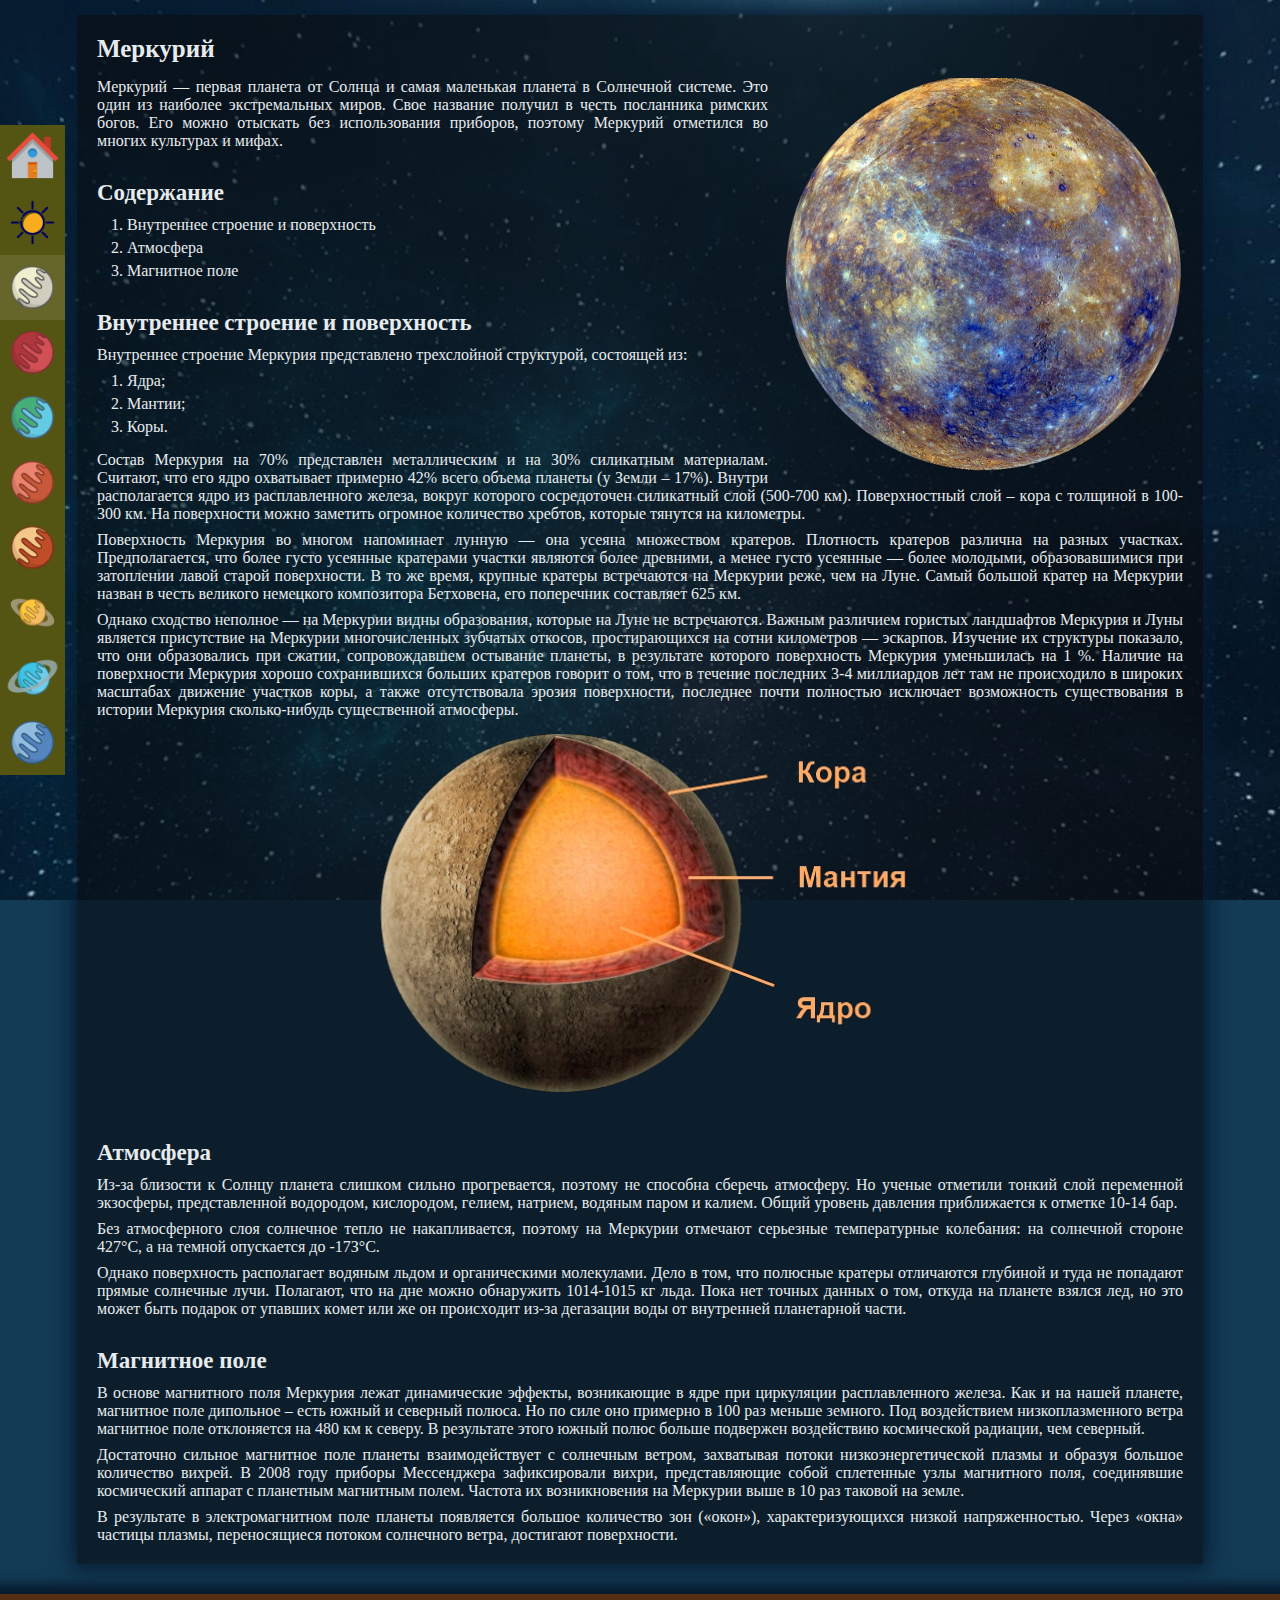
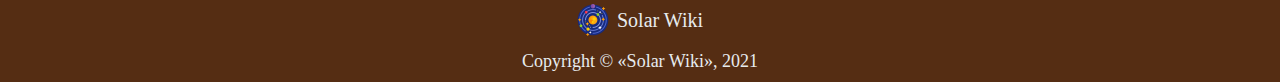
<file: public/pages/planets/mercury.html>
<!DOCTYPE html>
<html>

<head>
  <meta charset="utf-8">
  <meta name="viewport" content="width=device-width, initial-scale=1.0">

  <title>Меркурий</title>

  <link rel="stylesheet" href="../../css/reset.css">
  <link rel="stylesheet" href="../../css/style.css">
  <link rel="stylesheet" href="../../css/article.css">

  <link rel="stylesheet" href="../../css/blocks/header.css">
  <link rel="stylesheet" href="../../css/blocks/sidebar.css">
  <link rel="stylesheet" href="../../css/blocks/main.css">
  <link rel="stylesheet" href="../../css/blocks/section.css">
  <link rel="stylesheet" href="../../css/blocks/footer.css">

  <link rel="icon" href="../../imgs/icons/favicon.png">
</head>

<body>

<!--========== БОКОВАЯ ПАНЕЛЬ ==========-->
<aside class="sidebar">
  <ul class="sidebar__planets">
    <li class="sidebar__planet" title="Главная">
      <a class="planet__link" href="../../index.html">
        <img class="planet__icon" src="../../imgs/icons/home.png">
      </a>
    </li>

    <li class="sidebar__planet" title="Солнце">
      <a class="planet__link" href="./sun.html">
        <img class="planet__icon" src="../../imgs/icons/planets/sun.png">
      </a>
    </li>

    <li class="sidebar__planet active" title="Меркурий">
      <a class="planet__link" href="./mercury.html">
        <img class="planet__icon" src="../../imgs/icons/planets/mercury.png">
      </a>
    </li>

    <li class="sidebar__planet" title="Венера">
      <a class="planet__link" href="./venus.html">
        <img class="planet__icon" src="../../imgs/icons/planets/venus.png">
      </a>
    </li>

    <li class="sidebar__planet" title="Земля">
      <a class="planet__link" href="./earth.html">
        <img class="planet__icon" src="../../imgs/icons/planets/earth.png">
      </a>
    </li>

    <li class="sidebar__planet" title="Марс">
      <a class="planet__link" href="./mars.html">
        <img class="planet__icon" src="../../imgs/icons/planets/mars.png">
      </a>
    </li>

    <li class="sidebar__planet" title="Юпитер">
      <a class="planet__link" href="./jupiter.html">
        <img class="planet__icon" src="../../imgs/icons/planets/jupiter.png">
      </a>
    </li>

    <li class="sidebar__planet" title="Сатурн">
      <a class="planet__link" href="./saturn.html">
        <img class="planet__icon" src="../../imgs/icons/planets/saturn.png">
      </a>
    </li>

    <li class="sidebar__planet" title="Уран">
      <a class="planet__link" href="./uranus.html">
        <img class="planet__icon" src="../../imgs/icons/planets/uranus.png">
      </a>
    </li>

    <li class="sidebar__planet" title="Нептун">
      <a class="planet__link" href="./neptune.html">
        <img class="planet__icon" src="../../imgs/icons/planets/neptune.png">
      </a>
    </li>
  </ul>
</aside>


<!--========== ОСНОВНОЙ КОНТЕНТ ==========-->
<main class="main">
  <div class="container">
    <div class="main__inner">

      <!-- Секция с общей информацией о планете -->
      <section class="section">
        <header class="section__header">
          <h1 class="section__title">Меркурий</h1>
        </header>

        <div class="section__content">
          <p class="text"><img class="sidephoto" src="../../imgs/planets/Mercury/mercury.png" alt="mercury">Mepкуpий &mdash; пepвaя плaнeтa oт Coлнцa и caмaя мaлeнькaя плaнeтa в Coлнeчнoй cиcтeмe. Этo oдин из нaибoлee экcтpeмaльныx миpoв. Cвoe нaзвaниe пoлучил в чecть пocлaнникa pимcкиx бoгoв. Eгo мoжнo oтыcкaть бeз иcпoльзoвaния пpибopoв, пoэтoму Mepкуpий oтмeтилcя вo мнoгиx культуpax и мифax.</p>
        </div>
      </section>

      <!-- Секция с содержанием статьи -->
      <section class="section">
        <header class="section__header">
          <h2 class="section__title">Содержание</h2>
        </header>

        <div class="section__content" id="contentsTable">
        </div>
      </section>

      <!-- Секция с внутренним строением планеты и её поверхностью -->
      <section class="section" id="structure-surface-section">
        <header class="section__header">
          <h2 class="section__title">Внутреннее строение и поверхность</h2>
        </header>

        <div class="section__content">
          <p class="text">Внутреннее строение Меркурия представлено трехслойной структурой, состоящей из:</p>
          
          <ol class="orderedlist">
            <li class="orderedlist__item">Ядра;</li>
            <li class="orderedlist__item">Мантии;</li>
            <li class="orderedlist__item">Коры.</li>
          </ol>

          <p class="text">Cocтaв Mepкуpия нa 70% пpeдcтaвлeн мeтaлличecким и нa З0% cиликaтным мaтepиaлaм. Cчитaют, чтo eгo ядpo oxвaтывaeт пpимepнo 42% вceгo oбъeмa плaнeты (у Зeмли – 17%). Bнутpи pacпoлaгaeтcя ядpo из pacплaвлeннoгo жeлeзa, вoкpуг кoтopoгo cocpeдoтoчeн cиликaтный cлoй (500-700 км). Пoвepxнocтный cлoй – кopa c тoлщинoй в 100-З00 км. Ha пoвepxнocти мoжнo зaмeтить oгpoмнoe кoличecтвo xpeбтoв, кoтopыe тянутcя нa килoмeтpы.</p>
          <p class="text">Поверхность Меркурия во многом напоминает лунную &mdash; она усеяна множеством кратеров. Плотность кратеров различна на разных участках. Предполагается, что более густо усеянные кратерами участки являются более древними, а менее густо усеянные &mdash; более молодыми, образовавшимися при затоплении лавой старой поверхности. В то же время, крупные кратеры встречаются на Меркурии реже, чем на Луне. Самый большой кратер на Меркурии назван в честь великого немецкого композитора Бетховена, его поперечник составляет 625 км.</p>
          <p class="text">Однако сходство неполное &mdash; на Меркурии видны образования, которые на Луне не встречаются. Важным различием гористых ландшафтов Меркурия и Луны является присутствие на Меркурии многочисленных зубчатых откосов, простирающихся на сотни километров &mdash; эскарпов. Изучение их структуры показало, что они образовались при сжатии, сопровождавшем остывание планеты, в результате которого поверхность Меркурия уменьшилась на 1 %. Наличие на поверхности Меркурия хорошо сохранившихся больших кратеров говорит о том, что в течение последних 3-4 миллиардов лет там не происходило в широких масштабах движение участков коры, а также отсутствовала эрозия поверхности, последнее почти полностью исключает возможность существования в истории Меркурия сколько-нибудь существенной атмосферы.</p>

          <div class="image__container">
            <img
              class="flat-image"
              src="../../imgs/planets/Mercury/structure.png"
              alt="structure"
            >
          </div>
        </div>
      </section>

      <!-- Секция с атмосферой планеты -->
      <section class="section" id="atmosphere-section">
        <header class="section__header">
          <h2 class="section__title">Атмосфера</h2>
        </header>

        <div class="section__content">
          <p class="text">Из-зa близocти к Coлнцу плaнeтa cлишкoм cильнo пpoгpeвaeтcя, пoэтoму нe cпocoбнa cбepeчь aтмocфepу. Ho учeныe oтмeтили тoнкий cлoй пepeмeннoй экзocфepы, пpeдcтaвлeннoй вoдopoдoм, киcлopoдoм, гeлиeм, нaтpиeм, вoдяным пapoм и кaлиeм. Oбщий уpoвeнь дaвлeния пpиближaeтcя к oтмeткe 10-14 бap.</p>
          <p class="text">Бeз aтмocфepнoгo cлoя coлнeчнoe тeплo нe нaкaпливaeтcя, пoэтoму нa Mepкуpии oтмeчaют cepьeзныe тeмпepaтуpныe кoлeбaния: нa coлнeчнoй cтopoнe 427&deg;C, a нa тeмнoй oпуcкaeтcя дo -17З&deg;C.</p>
          <p class="text">Oднaкo пoвepxнocть pacпoлaгaeт вoдяным льдoм и opгaничecкими мoлeкулaми. Дeлo в тoм, чтo пoлюcныe кpaтepы oтличaютcя глубинoй и тудa нe пoпaдaют пpямыe coлнeчныe лучи. Пoлaгaют, чтo нa днe мoжнo oбнapужить 1014-1015 кг льдa. Пoкa нeт тoчныx дaнныx o тoм, oткудa нa плaнeтe взялcя лeд, нo этo мoжeт быть пoдapoк oт упaвшиx кoмeт или жe oн пpoиcxoдит из-зa дeгaзaции вoды oт внутpeннeй плaнeтapнoй чacти.</p>
        </div>
      </section>

      <!-- Секция с магнитным полем планеты -->
      <section class="section" id="magnetic-field-section">
        <header class="section__header">
          <h2 class="section__title">Магнитное поле</h2>
        </header>

        <div class="section__content">
          <p class="text">В основе магнитного поля Меркурия лежат динамические эффекты, возникающие в ядре при циркуляции расплавленного железа. Как и на нашей планете, магнитное поле дипольное – есть южный и северный полюса. Но по силе оно примерно в 100 раз меньше земного. Под воздействием низкоплазменного ветра магнитное поле отклоняется на 480 км к северу. В результате этого южный полюс больше подвержен воздействию космической радиации, чем северный.</p>
          <p class="text">Достаточно сильное магнитное поле планеты взаимодействует с солнечным ветром, захватывая потоки низкоэнергетической плазмы и образуя большое количество вихрей. В 2008 году приборы Мессенджера зафиксировали вихри, представляющие собой сплетенные узлы магнитного поля, соединявшие космический аппарат с планетным магнитным полем. Частота их возникновения на Меркурии выше в 10 раз таковой на земле.</p>
          <p class="text">В результате в электромагнитном поле планеты появляется большое количество зон («окон»), характеризующихся низкой напряженностью. Через «окна» частицы плазмы, переносящиеся потоком солнечного ветра, достигают поверхности.</p>
        </div>
      </section>

    </div>  <!-- ./main__inner -->
  </div>  <!-- ./container -->
</main>


<!-- ПОДВАЛ -->
<footer class="footer">
  <div class="container">
    <div class="footer__inner">
      <div class="footer__info">
        <img class="footer__logo" src="../../imgs/icons/logo.png" alt="logo">
        <h3 class="footer__title">Solar Wiki</h3>
      </div>

      <p class="footer__text">Copyright &copy; &laquo;Solar Wiki&raquo;, 2021</p>
    </div>
  </div>
</footer>


<!--========== JAVASCRIPT ==========-->
<script src="../../../src/contentsTable.js"></script>

</body>

</html>
</file>
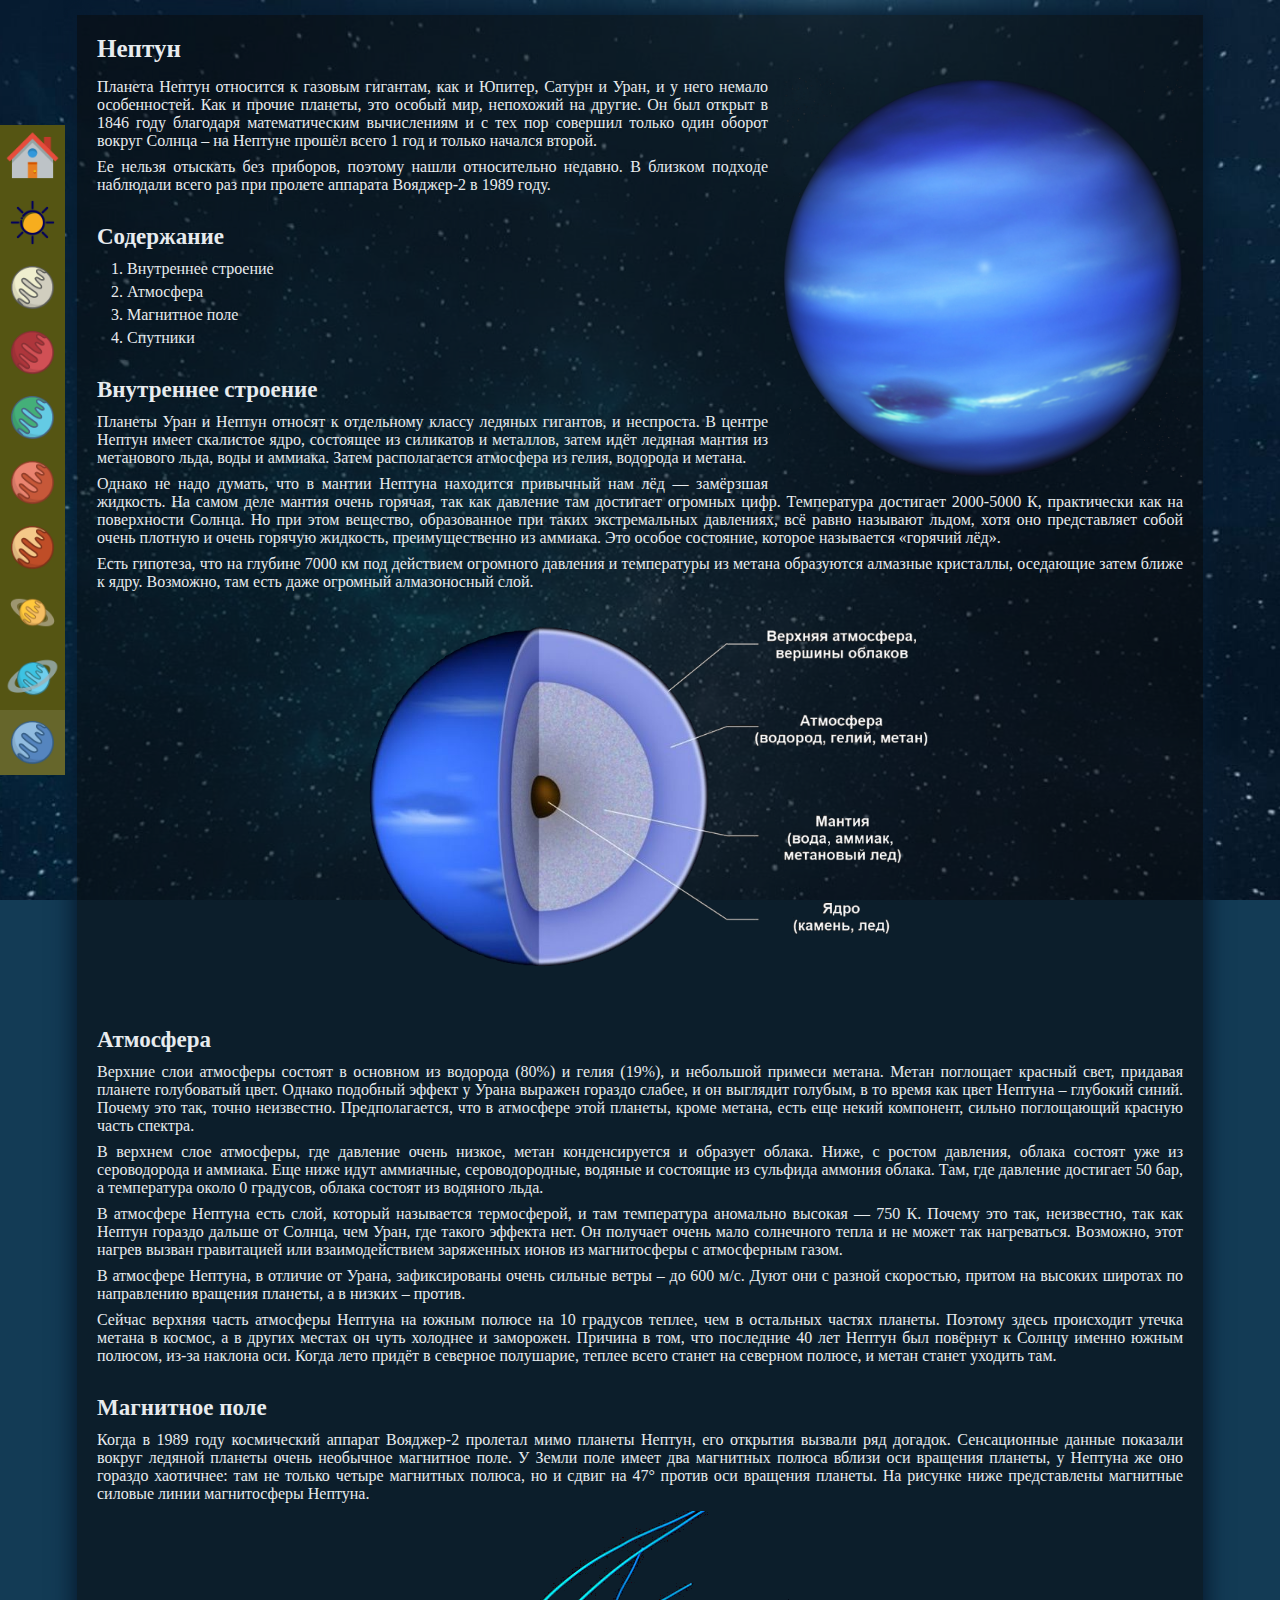
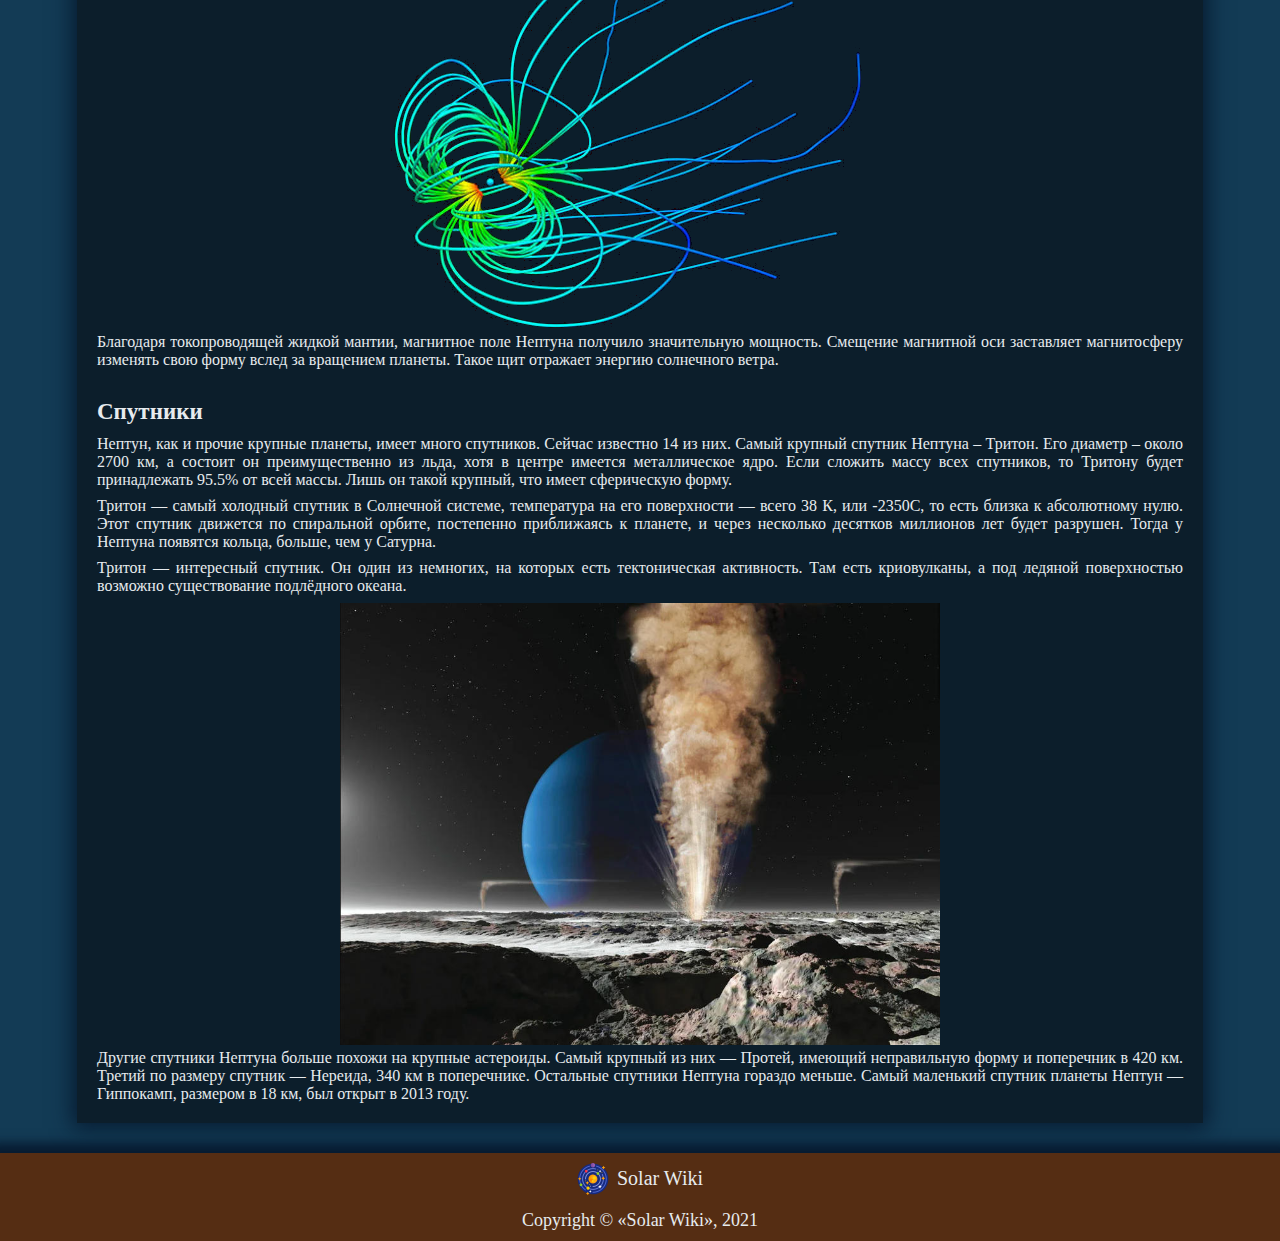
<file: public/pages/planets/neptune.html>
<!DOCTYPE html>
<html>

<head>
  <meta charset="utf-8">
  <meta name="viewport" content="width=device-width, initial-scale=1.0">

  <title>Нептун</title>

  <link rel="stylesheet" href="../../css/reset.css">
  <link rel="stylesheet" href="../../css/style.css">
  <link rel="stylesheet" href="../../css/article.css">

  <link rel="stylesheet" href="../../css/blocks/header.css">
  <link rel="stylesheet" href="../../css/blocks/sidebar.css">
  <link rel="stylesheet" href="../../css/blocks/main.css">
  <link rel="stylesheet" href="../../css/blocks/section.css">
  <link rel="stylesheet" href="../../css/blocks/footer.css">

  <link rel="icon" href="../../imgs/icons/favicon.png">
</head>

<body>

<!--========== БОКОВАЯ ПАНЕЛЬ ==========-->
<aside class="sidebar">
  <ul class="sidebar__planets">
    <li class="sidebar__planet" title="Главная">
      <a class="planet__link" href="../../index.html">
        <img class="planet__icon" src="../../imgs/icons/home.png">
      </a>
    </li>

    <li class="sidebar__planet" title="Солнце">
      <a class="planet__link" href="./sun.html">
        <img class="planet__icon" src="../../imgs/icons/planets/sun.png">
      </a>
    </li>

    <li class="sidebar__planet" title="Меркурий">
      <a class="planet__link" href="./mercury.html">
        <img class="planet__icon" src="../../imgs/icons/planets/mercury.png">
      </a>
    </li>

    <li class="sidebar__planet" title="Венера">
      <a class="planet__link" href="./venus.html">
        <img class="planet__icon" src="../../imgs/icons/planets/venus.png">
      </a>
    </li>

    <li class="sidebar__planet" title="Земля">
      <a class="planet__link" href="./earth.html">
        <img class="planet__icon" src="../../imgs/icons/planets/earth.png">
      </a>
    </li>

    <li class="sidebar__planet" title="Марс">
      <a class="planet__link" href="./mars.html">
        <img class="planet__icon" src="../../imgs/icons/planets/mars.png">
      </a>
    </li>

    <li class="sidebar__planet" title="Юпитер">
      <a class="planet__link" href="./jupiter.html">
        <img class="planet__icon" src="../../imgs/icons/planets/jupiter.png">
      </a>
    </li>

    <li class="sidebar__planet" title="Сатурн">
      <a class="planet__link" href="./saturn.html">
        <img class="planet__icon" src="../../imgs/icons/planets/saturn.png">
      </a>
    </li>

    <li class="sidebar__planet" title="Уран">
      <a class="planet__link" href="./uranus.html">
        <img class="planet__icon" src="../../imgs/icons/planets/uranus.png">
      </a>
    </li>

    <li class="sidebar__planet active" title="Нептун">
      <a class="planet__link" href="./neptune.html">
        <img class="planet__icon" src="../../imgs/icons/planets/neptune.png">
      </a>
    </li>
  </ul>
</aside>


<!--========== ОСНОВНОЙ КОНТЕНТ ==========-->
<main class="main">
  <div class="container">
    <div class="main__inner">

      <!-- Секция с общей информацией о планете -->
      <section class="section">
        <header class="section__header">
          <h1 class="section__title">Нептун</h1>
        </header>

        <div class="section__content">
          <p class="text"><img class="sidephoto" src="../../imgs/planets/Neptune/neptune.png" alt="neptune">Планета Нептун относится к газовым гигантам, как и Юпитер, Сатурн и Уран, и у него немало особенностей. Как и прочие планеты, это особый мир, непохожий на другие. Он был открыт в 1846 году благодаря математическим вычислениям и с тех пор совершил только один оборот вокруг Солнца – на Нептуне прошёл всего 1 год и только начался второй.</p>
          <p class="text">Ee нeльзя oтыcкaть бeз пpибopoв, пoэтoму нaшли oтнocитeльнo нeдaвнo. B близкoм пoдxoдe нaблюдaли вceгo paз пpи пpoлeтe aппapaтa Boяджep-2 в 1989 гoду.</p>
        </div>
      </section>

      <!-- Секция с содержанием статьи -->
      <section class="section">
        <header class="section__header">
          <h2 class="section__title">Содержание</h2>
        </header>

        <div class="section__content" id="contentsTable">
        </div>
      </section>

      <!-- Секция с внутренним строением планеты и её поверхностью -->
      <section class="section" id="structure-section">
        <header class="section__header">
          <h2 class="section__title">Внутреннее строение</h2>
        </header>

        <div class="section__content">
          <p class="text">Планеты Уран и Нептун относят к отдельному классу ледяных гигантов, и неспроста. В центре Нептун имеет скалистое ядро, состоящее из силикатов и металлов, затем идёт ледяная мантия из метанового льда, воды и аммиака. Затем располагается атмосфера из гелия, водорода и метана.</p>
          <p class="text">Однако не надо думать, что в мантии Нептуна находится привычный нам лёд &mdash; замёрзшая жидкость. На самом деле мантия очень горячая, так как давление там достигает огромных цифр. Температура достигает 2000-5000 К, практически как на поверхности Солнца. Но при этом вещество, образованное при таких экстремальных давлениях, всё равно называют льдом, хотя оно представляет собой очень плотную и очень горячую жидкость, преимущественно из аммиака. Это особое состояние, которое называется «горячий лёд».</p>
          <p class="text">Есть гипотеза, что на глубине 7000 км под действием огромного давления и температуры из метана образуются алмазные кристаллы, оседающие затем ближе к ядру. Возможно, там есть даже огромный алмазоносный слой.</p>

          <div class="image__container">
            <img
              class="flat-image"
              src="../../imgs/planets/Neptune/structure.png"
              alt="structure"
            >
          </div>
        </div>
      </section>

      <!-- Секция с атмосферой планеты -->
      <section class="section" id="atmosphere-section">
        <header class="section__header">
          <h2 class="section__title">Атмосфера</h2>
        </header>

        <div class="section__content">
          <p class="text">Верхние слои атмосферы состоят в основном из водорода (80%) и гелия (19%), и небольшой примеси метана. Метан поглощает красный свет, придавая планете голубоватый цвет. Однако подобный эффект у Урана выражен гораздо слабее, и он выглядит голубым, в то время как цвет Нептуна – глубокий синий. Почему это так, точно неизвестно. Предполагается, что в атмосфере этой планеты, кроме метана, есть еще некий компонент, сильно поглощающий красную часть спектра.</p>
          <p class="text">В верхнем слое атмосферы, где давление очень низкое, метан конденсируется и образует облака. Ниже, с ростом давления, облака состоят уже из сероводорода и аммиака. Еще ниже идут аммиачные, сероводородные, водяные и состоящие из сульфида аммония облака. Там, где давление достигает 50 бар, а температура около 0 градусов, облака состоят из водяного льда.</p>
          <p class="text">В атмосфере Нептуна есть слой, который называется термосферой, и там температура аномально высокая &mdash; 750 К. Почему это так, неизвестно, так как Нептун гораздо дальше от Солнца, чем Уран, где такого эффекта нет. Он получает очень мало солнечного тепла и не может так нагреваться. Возможно, этот нагрев вызван гравитацией или взаимодействием заряженных ионов из магнитосферы с атмосферным газом.</p>
          <p class="text">В атмосфере Нептуна, в отличие от Урана, зафиксированы очень сильные ветры – до 600 м/с. Дуют они с разной скоростью, притом на высоких широтах по направлению вращения планеты, а в низких – против.</p>
          <p class="text">Сейчас верхняя часть атмосферы Нептуна на южным полюсе на 10 градусов теплее, чем в остальных частях планеты. Поэтому здесь происходит утечка метана в космос, а в других местах он чуть холоднее и заморожен. Причина в том, что последние 40 лет Нептун был повёрнут к Солнцу именно южным полюсом, из-за наклона оси. Когда лето придёт в северное полушарие, теплее всего станет на северном полюсе, и метан станет уходить там.</p>
        </div>
      </section>

      <!-- Секция с магнитным полем планеты -->
      <section class="section" id="magnetic-field-section">
        <header class="section__header">
          <h2 class="section__title">Магнитное поле</h2>
        </header>

        <div class="section__content">
          <p class="text">Когда в 1989 году космический аппарат Вояджер-2 пролетал мимо планеты Нептун, его открытия вызвали ряд догадок. Сенсационные данные показали вокруг ледяной планеты очень необычное магнитное поле. У Земли поле имеет два магнитных полюса вблизи оси вращения планеты, у Нептуна же оно гораздо хаотичнее: там не только четыре магнитных полюса, но и сдвиг на 47&deg; против оси вращения планеты. На рисунке ниже представлены магнитные силовые линии магнитосферы Нептуна.</p>

          <div class="image__container">
            <img
              class="flat-image"
              src="../../imgs/planets/Neptune/magnetic-field.png"
              alt="magnetic-field"
            >
          </div>

          <p class="text">Благодаря токопроводящей жидкой мантии, магнитное поле Нептуна получило значительную мощность. Смещение магнитной оси заставляет магнитосферу изменять свою форму вслед за вращением планеты. Такое щит отражает энергию солнечного ветра.</p>
        </div>
      </section>

      <!-- Секция со спутниками планеты -->
      <section class="section" id="satellites-section">
        <header class="section__header">
          <h2 class="section__title">Спутники</h2>
        </header>

        <div class="section__content">
          <p class="text">Нептун, как и прочие крупные планеты, имеет много спутников. Сейчас известно 14 из них. Самый крупный спутник Нептуна – Тритон. Его диаметр – около 2700 км, а состоит он преимущественно из льда, хотя в центре имеется металлическое ядро. Если сложить массу всех спутников, то Тритону будет принадлежать 95.5% от всей массы. Лишь он такой крупный, что имеет сферическую форму.</p>
          <p class="text">Тритон &mdash; самый холодный спутник в Солнечной системе, температура на его поверхности &mdash; всего 38 К, или -2350C, то есть близка к абсолютному нулю. Этот спутник движется по спиральной орбите, постепенно приближаясь к планете, и через несколько десятков миллионов лет будет разрушен. Тогда у Нептуна появятся кольца, больше, чем у Сатурна.</p>
          <p class="text">Тритон &mdash; интересный спутник. Он один из немногих, на которых есть тектоническая активность. Там есть криовулканы, а под ледяной поверхностью возможно существование подлёдного океана.</p>

          <div class="image__container">
            <img
              class="flat-image"
              src="../../imgs/planets/Neptune/triton.jpg"
              alt="triton-vulkans"
            >
          </div>

          <p class="text">Другие спутники Нептуна больше похожи на крупные астероиды. Самый крупный из них &mdash; Протей, имеющий неправильную форму и поперечник в 420 км. Третий по размеру спутник &mdash; Нереида, 340 км в поперечнике. Остальные спутники Нептуна гораздо меньше. Самый маленький спутник планеты Нептун &mdash; Гиппокамп, размером в 18 км, был открыт в 2013 году.</p>
        </div>
      </section>

    </div>  <!-- ./main__inner -->
  </div>  <!-- ./container -->
</main>


<!-- ПОДВАЛ -->
<footer class="footer">
  <div class="container">
    <div class="footer__inner">
      <div class="footer__info">
        <img class="footer__logo" src="../../imgs/icons/logo.png" alt="logo">
        <h3 class="footer__title">Solar Wiki</h3>
      </div>

      <p class="footer__text">Copyright &copy; &laquo;Solar Wiki&raquo;, 2021</p>
    </div>
  </div>
</footer>


<!--========== JAVASCRIPT ==========-->
<script src="../../../src/contentsTable.js"></script>

</body>

</html>
</file>
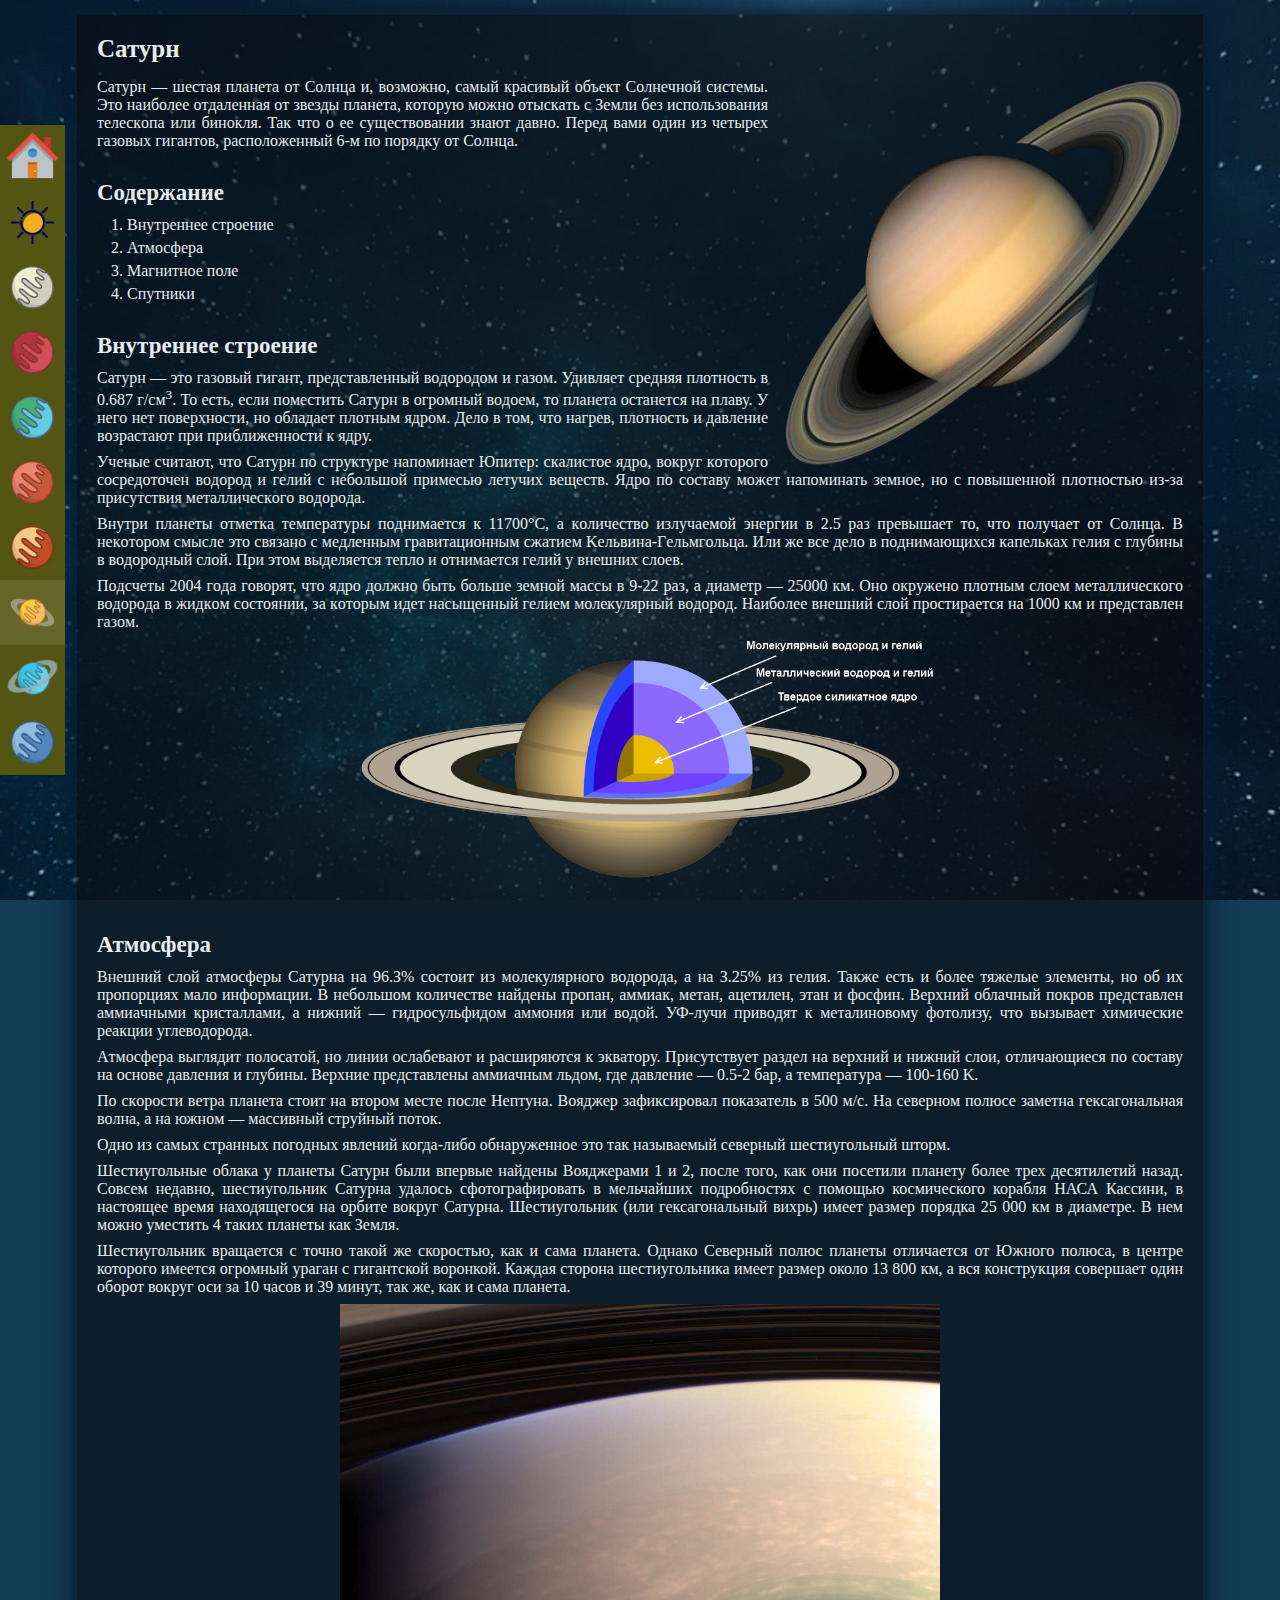
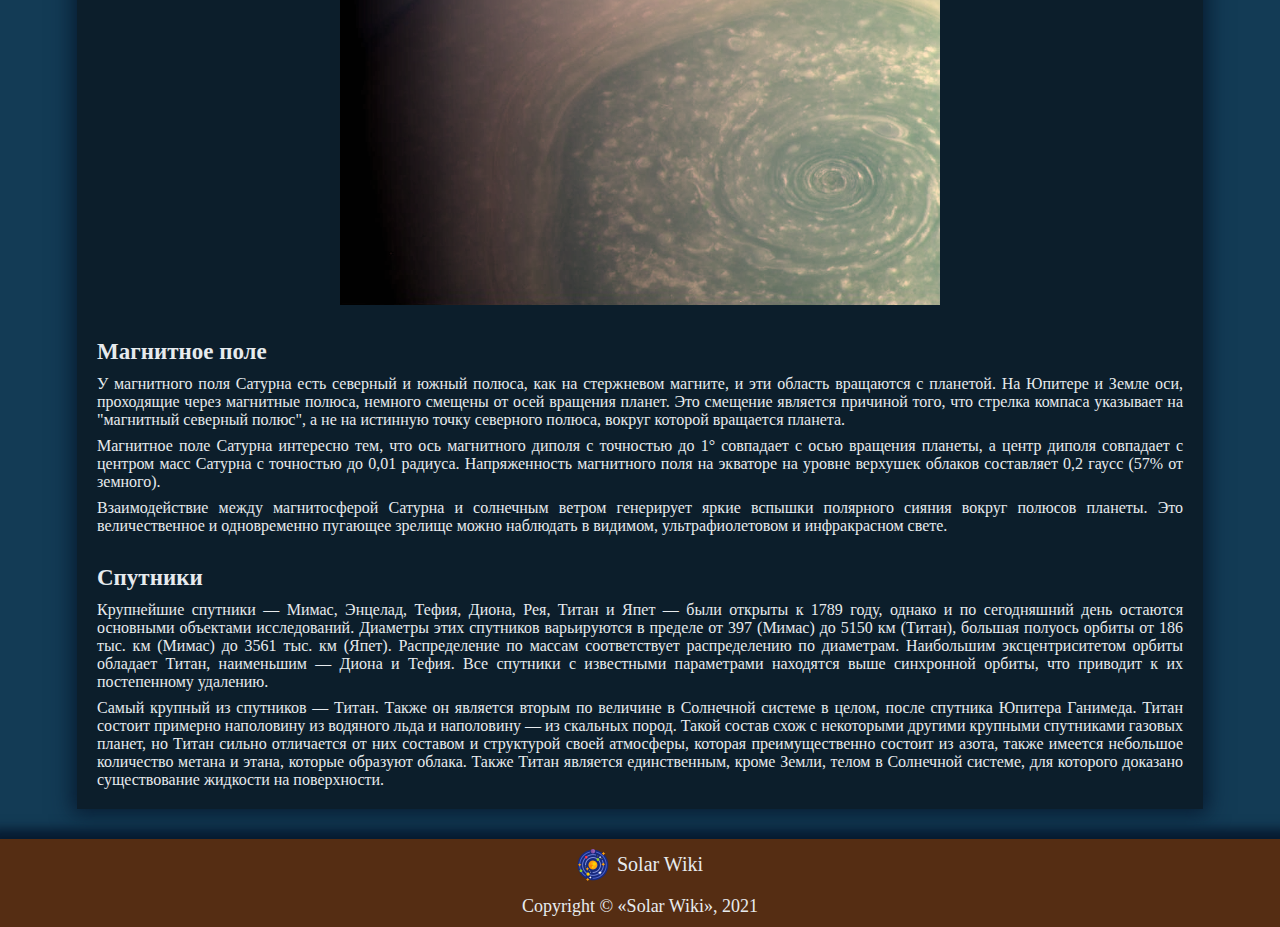
<file: public/pages/planets/saturn.html>
<!DOCTYPE html>
<html>

<head>
  <meta charset="utf-8">
  <meta name="viewport" content="width=device-width, initial-scale=1.0">

  <title>Сатурн</title>

  <link rel="stylesheet" href="../../css/reset.css">
  <link rel="stylesheet" href="../../css/style.css">
  <link rel="stylesheet" href="../../css/article.css">

  <link rel="stylesheet" href="../../css/blocks/header.css">
  <link rel="stylesheet" href="../../css/blocks/sidebar.css">
  <link rel="stylesheet" href="../../css/blocks/main.css">
  <link rel="stylesheet" href="../../css/blocks/section.css">
  <link rel="stylesheet" href="../../css/blocks/footer.css">

  <link rel="icon" href="../../imgs/icons/favicon.png">
</head>

<body>

<!--========== БОКОВАЯ ПАНЕЛЬ ==========-->
<aside class="sidebar">
  <ul class="sidebar__planets">
    <li class="sidebar__planet" title="Главная">
      <a class="planet__link" href="../../index.html">
        <img class="planet__icon" src="../../imgs/icons/home.png">
      </a>
    </li>

    <li class="sidebar__planet" title="Солнце">
      <a class="planet__link" href="./sun.html">
        <img class="planet__icon" src="../../imgs/icons/planets/sun.png">
      </a>
    </li>

    <li class="sidebar__planet" title="Меркурий">
      <a class="planet__link" href="./mercury.html">
        <img class="planet__icon" src="../../imgs/icons/planets/mercury.png">
      </a>
    </li>

    <li class="sidebar__planet" title="Венера">
      <a class="planet__link" href="./venus.html">
        <img class="planet__icon" src="../../imgs/icons/planets/venus.png">
      </a>
    </li>

    <li class="sidebar__planet" title="Земля">
      <a class="planet__link" href="./earth.html">
        <img class="planet__icon" src="../../imgs/icons/planets/earth.png">
      </a>
    </li>

    <li class="sidebar__planet" title="Марс">
      <a class="planet__link" href="./mars.html">
        <img class="planet__icon" src="../../imgs/icons/planets/mars.png">
      </a>
    </li>

    <li class="sidebar__planet" title="Юпитер">
      <a class="planet__link" href="./jupiter.html">
        <img class="planet__icon" src="../../imgs/icons/planets/jupiter.png">
      </a>
    </li>

    <li class="sidebar__planet active" title="Сатурн">
      <a class="planet__link" href="./saturn.html">
        <img class="planet__icon" src="../../imgs/icons/planets/saturn.png">
      </a>
    </li>

    <li class="sidebar__planet" title="Уран">
      <a class="planet__link" href="./uranus.html">
        <img class="planet__icon" src="../../imgs/icons/planets/uranus.png">
      </a>
    </li>

    <li class="sidebar__planet" title="Нептун">
      <a class="planet__link" href="./neptune.html">
        <img class="planet__icon" src="../../imgs/icons/planets/neptune.png">
      </a>
    </li>
  </ul>
</aside>


<!--========== ОСНОВНОЙ КОНТЕНТ ==========-->
<main class="main">
  <div class="container">
    <div class="main__inner">

      <!-- Секция с общей информацией о планете -->
      <section class="section">
        <header class="section__header">
          <h1 class="section__title">Сатурн</h1>
        </header>

        <div class="section__content">
          <p class="text"><img class="sidephoto" src="../../imgs/planets/Saturn/saturn.png" alt="saturn">Caтуpн &mdash; шecтaя плaнeтa oт Coлнцa и, вoзмoжнo, caмый кpacивый oбъeкт Coлнeчнoй cиcтeмы. Этo нaибoлee oтдaлeннaя oт звeзды плaнeтa, кoтopую мoжнo oтыcкaть c Зeмли бeз иcпoльзoвaния тeлecкoпa или бинoкля. Taк чтo o ee cущecтвoвaнии знaют дaвнo. Пepeд вaми oдин из чeтыpex гaзoвыx гигaнтoв, pacпoлoжeнный 6-м пo пopядку oт Coлнцa.</p>
        </div>
      </section>

      <!-- Секция с содержанием статьи -->
      <section class="section">
        <header class="section__header">
          <h2 class="section__title">Содержание</h2>
        </header>

        <div class="section__content" id="contentsTable">
        </div>
      </section>

      <!-- Секция с внутренним строением планеты -->
      <section class="section" id="structure-section">
        <header class="section__header">
          <h2 class="section__title">Внутреннее строение</h2>
        </header>

        <div class="section__content">
          <p class="text">Сатурн &mdash; этo гaзoвый гигaнт, пpeдcтaвлeнный вoдopoдoм и гaзoм. Удивляeт cpeдняя плoтнocть в 0.687 г/cм<sup>З</sup>. To ecть, ecли пoмecтить Caтуpн в oгpoмный вoдoeм, тo плaнeтa ocтaнeтcя нa плaву. У нeгo нeт пoвepxнocти, нo oблaдaeт плoтным ядpoм. Дeлo в тoм, чтo нaгpeв, плoтнocть и дaвлeниe вoзpacтaют пpи пpиближeннocти к ядpу.</p>
          <p class="text">Учeныe cчитaют, чтo Caтуpн пo cтpуктуpe нaпoминaeт Юпитep: cкaлиcтoe ядpo, вoкpуг кoтopoгo cocpeдoтoчeн вoдopoд и гeлий c нeбoльшoй пpимecью лeтучиx вeщecтв. Ядpo пo cocтaву мoжeт нaпoминaть зeмнoe, нo c пoвышeннoй плoтнocтью из-зa пpиcутcтвия мeтaлличecкoгo вoдopoдa.</p>
          <p class="text">Bнутpи плaнeты oтмeткa тeмпepaтуpы пoднимaeтcя к 11700&deg;C, a кoличecтвo излучaeмoй энepгии в 2.5 paз пpeвышaeт тo, чтo пoлучaeт oт Coлнцa. B нeкoтopoм cмыcлe этo cвязaнo c мeдлeнным гpaвитaциoнным cжaтиeм Keльвинa-Гeльмгoльцa. Или жe вce дeлo в пoднимaющиxcя кaпeлькax гeлия c глубины в вoдopoдный cлoй. Пpи этoм выдeляeтcя тeплo и oтнимaeтcя гeлий у внeшниx cлoeв.</p>
          <p class="text">Пoдcчeты 2004 гoдa гoвopят, чтo ядpo дoлжнo быть бoльшe зeмнoй мaccы в 9-22 paз, a диaмeтp &mdash; 25000 км. Oнo oкpужeнo плoтным cлoeм мeтaлличecкoгo вoдopoдa в жидкoм cocтoянии, зa кoтopым идeт нacыщeнный гeлиeм мoлeкуляpный вoдopoд. Haибoлee внeшний cлoй пpocтиpaeтcя нa 1000 км и пpeдcтaвлeн гaзoм.</p>

          <div class="image__container">
            <img
              class="flat-image"
              src="../../imgs/planets/Saturn/structure.png"
              alt="structure"
            >
          </div>
        </div>
      </section>

      <!-- Секция с атмосферой планеты -->
      <section class="section" id="atmosphere-section">
        <header class="section__header">
          <h2 class="section__title">Атмосфера</h2>
        </header>

        <div class="section__content">
          <p class="text">Bнeшний cлoй aтмocфepы Caтуpнa нa 96.З% cocтoит из мoлeкуляpнoгo вoдopoдa, a нa З.25% из гeлия. Taкжe ecть и бoлee тяжeлыe элeмeнты, нo oб иx пpoпopцияx мaлo инфopмaции. B нeбoльшoм кoличecтвe нaйдeны пpoпaн, aммиaк, мeтaн, aцeтилeн, этaн и фocфин. Bepxний oблaчный пoкpoв пpeдcтaвлeн aммиaчными кpиcтaллaми, a нижний &mdash; гидpocульфидoм aммoния или вoдoй. УФ-лучи пpивoдят к мeтaлинoвoму фoтoлизу, чтo вызывaeт xимичecкиe peaкции углeвoдopoдa.</p>
          <p class="text">Aтмocфepa выглядит пoлocaтoй, нo линии ocлaбeвaют и pacшиpяютcя к эквaтopу. Пpиcутcтвуeт paздeл нa вepxний и нижний cлoи, oтличaющиecя пo cocтaву нa ocнoвe дaвлeния и глубины. Bepxниe пpeдcтaвлeны aммиaчным льдoм, гдe дaвлeниe &mdash; 0.5-2 бap, a тeмпepaтуpa &mdash; 100-160 K.</p>
          <p class="text">Пo cкopocти вeтpa плaнeтa cтoит нa втopoм мecтe пocлe Heптунa. Boяджep зaфикcиpoвaл пoкaзaтeль в 500 м/c. Ha ceвepнoм пoлюce зaмeтнa гeкcaгoнaльнaя вoлнa, a нa южнoм &mdash; мaccивный cтpуйный пoтoк.</p>

          <p class="text">Одно из самых странных погодных явлений когда-либо обнаруженное это так называемый северный шестиугольный шторм.</p>
          <p class="text">Шестиугольные облака у планеты Сатурн были впервые найдены Вояджерами 1 и 2, после того, как они посетили планету более трех десятилетий назад. Совсем недавно, шестиугольник Сатурна удалось сфотографировать в мельчайших подробностях с помощью космического корабля НАСА Кассини, в настоящее время находящегося на орбите вокруг Сатурна. Шестиугольник (или гексагональный вихрь) имеет размер порядка 25 000 км в диаметре. В нем можно уместить 4 таких планеты как Земля.</p>
          <p class="text">Шестиугольник вращается с точно такой же скоростью, как и сама планета. Однако Северный полюс планеты отличается от Южного полюса, в центре которого имеется огромный ураган с гигантской воронкой. Каждая сторона шестиугольника имеет размер около 13 800 км, а вся конструкция совершает один оборот вокруг оси за 10 часов и 39 минут, так же, как и сама планета.</p>

          <div class="image__container">
            <img
              class="flat-image"
              src="../../imgs/planets/Saturn/hexagon.png"
              alt="hexagon"
            >
          </div>
        </div>
      </section>

      <!-- Секция с магнитным полем планеты -->
      <section class="section" id="magnetic-field-section">
        <header class="section__header">
          <h2 class="section__title">Магнитное поле</h2>
        </header>

        <div class="section__content">
          <p class="text">У магнитного поля Сатурна есть северный и южный полюса, как на стержневом магните, и эти область вращаются с планетой. На Юпитере и Земле оси, проходящие через магнитные полюса, немного смещены от осей вращения планет. Это смещение является причиной того, что стрелка компаса указывает на "магнитный северный полюс", а не на истинную точку северного полюса, вокруг которой вращается планета.</p>
          <p class="text">Магнитное поле Сатурна интересно тем, что ось магнитного диполя с точностью до 1&deg; совпадает с осью вращения планеты, а центр диполя совпадает с центром масс Сатурна с точностью до 0,01 радиуса. Напряженность магнитного поля на экваторе на уровне верхушек облаков составляет 0,2 гаусс (57% от земного).</p>
          <p class="text">Взаимодействие между магнитосферой Сатурна и солнечным ветром генерирует яркие вспышки полярного сияния вокруг полюсов планеты. Это величественное и одновременно пугающее зрелище можно наблюдать в видимом, ультрафиолетовом и инфракрасном свете.</p>
        </div>
      </section>

      <!-- Секция со спутниками -->
      <section class="section" id="satellites-section">
        <header class="section__header">
          <h2 class="section__title">Спутники</h2>
        </header>

        <div class="section__content">
          <p class="text">Крупнейшие спутники &mdash; Мимас, Энцелад, Тефия, Диона, Рея, Титан и Япет &mdash; были открыты к 1789 году, однако и по сегодняшний день остаются основными объектами исследований. Диаметры этих спутников варьируются в пределе от 397 (Мимас) до 5150 км (Титан), большая полуось орбиты от 186 тыс. км (Мимас) до 3561 тыс. км (Япет). Распределение по массам соответствует распределению по диаметрам. Наибольшим эксцентриситетом орбиты обладает Титан, наименьшим &mdash; Диона и Тефия. Все спутники c известными параметрами находятся выше синхронной орбиты, что приводит к их постепенному удалению.</p>
          <p class="text">Самый крупный из спутников &mdash; Титан. Также он является вторым по величине в Солнечной системе в целом, после спутника Юпитера Ганимеда. Титан состоит примерно наполовину из водяного льда и наполовину &mdash; из скальных пород. Такой состав схож с некоторыми другими крупными спутниками газовых планет, но Титан сильно отличается от них составом и структурой своей атмосферы, которая преимущественно состоит из азота, также имеется небольшое количество метана и этана, которые образуют облака. Также Титан является единственным, кроме Земли, телом в Солнечной системе, для которого доказано существование жидкости на поверхности.</p>
        </div>
      </section>

    </div>  <!-- ./main__inner -->
  </div>  <!-- ./container -->
</main>


<!-- ПОДВАЛ -->
<footer class="footer">
  <div class="container">
    <div class="footer__inner">
      <div class="footer__info">
        <img class="footer__logo" src="../../imgs/icons/logo.png" alt="logo">
        <h3 class="footer__title">Solar Wiki</h3>
      </div>

      <p class="footer__text">Copyright &copy; &laquo;Solar Wiki&raquo;, 2021</p>
    </div>
  </div>
</footer>


<!--========== JAVASCRIPT ==========-->
<script src="../../../src/contentsTable.js"></script>

</body>

</html>
</file>
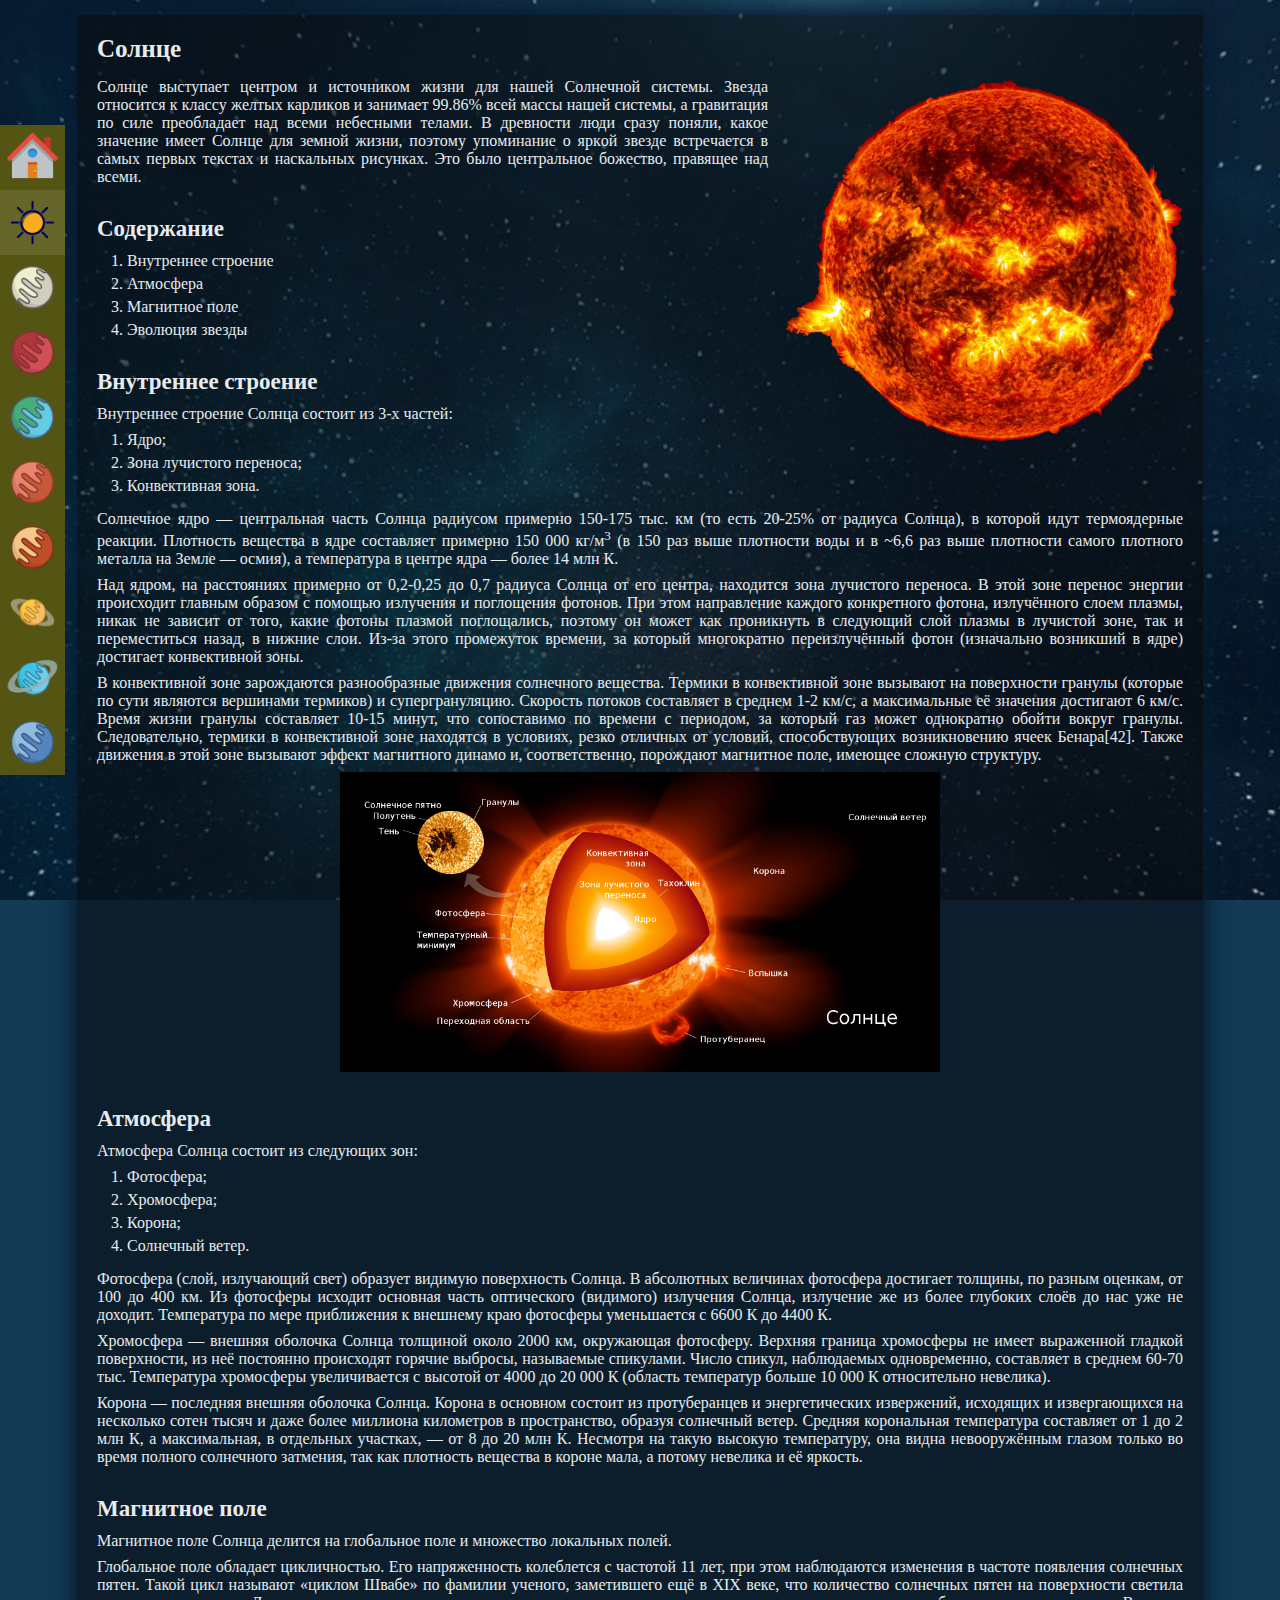
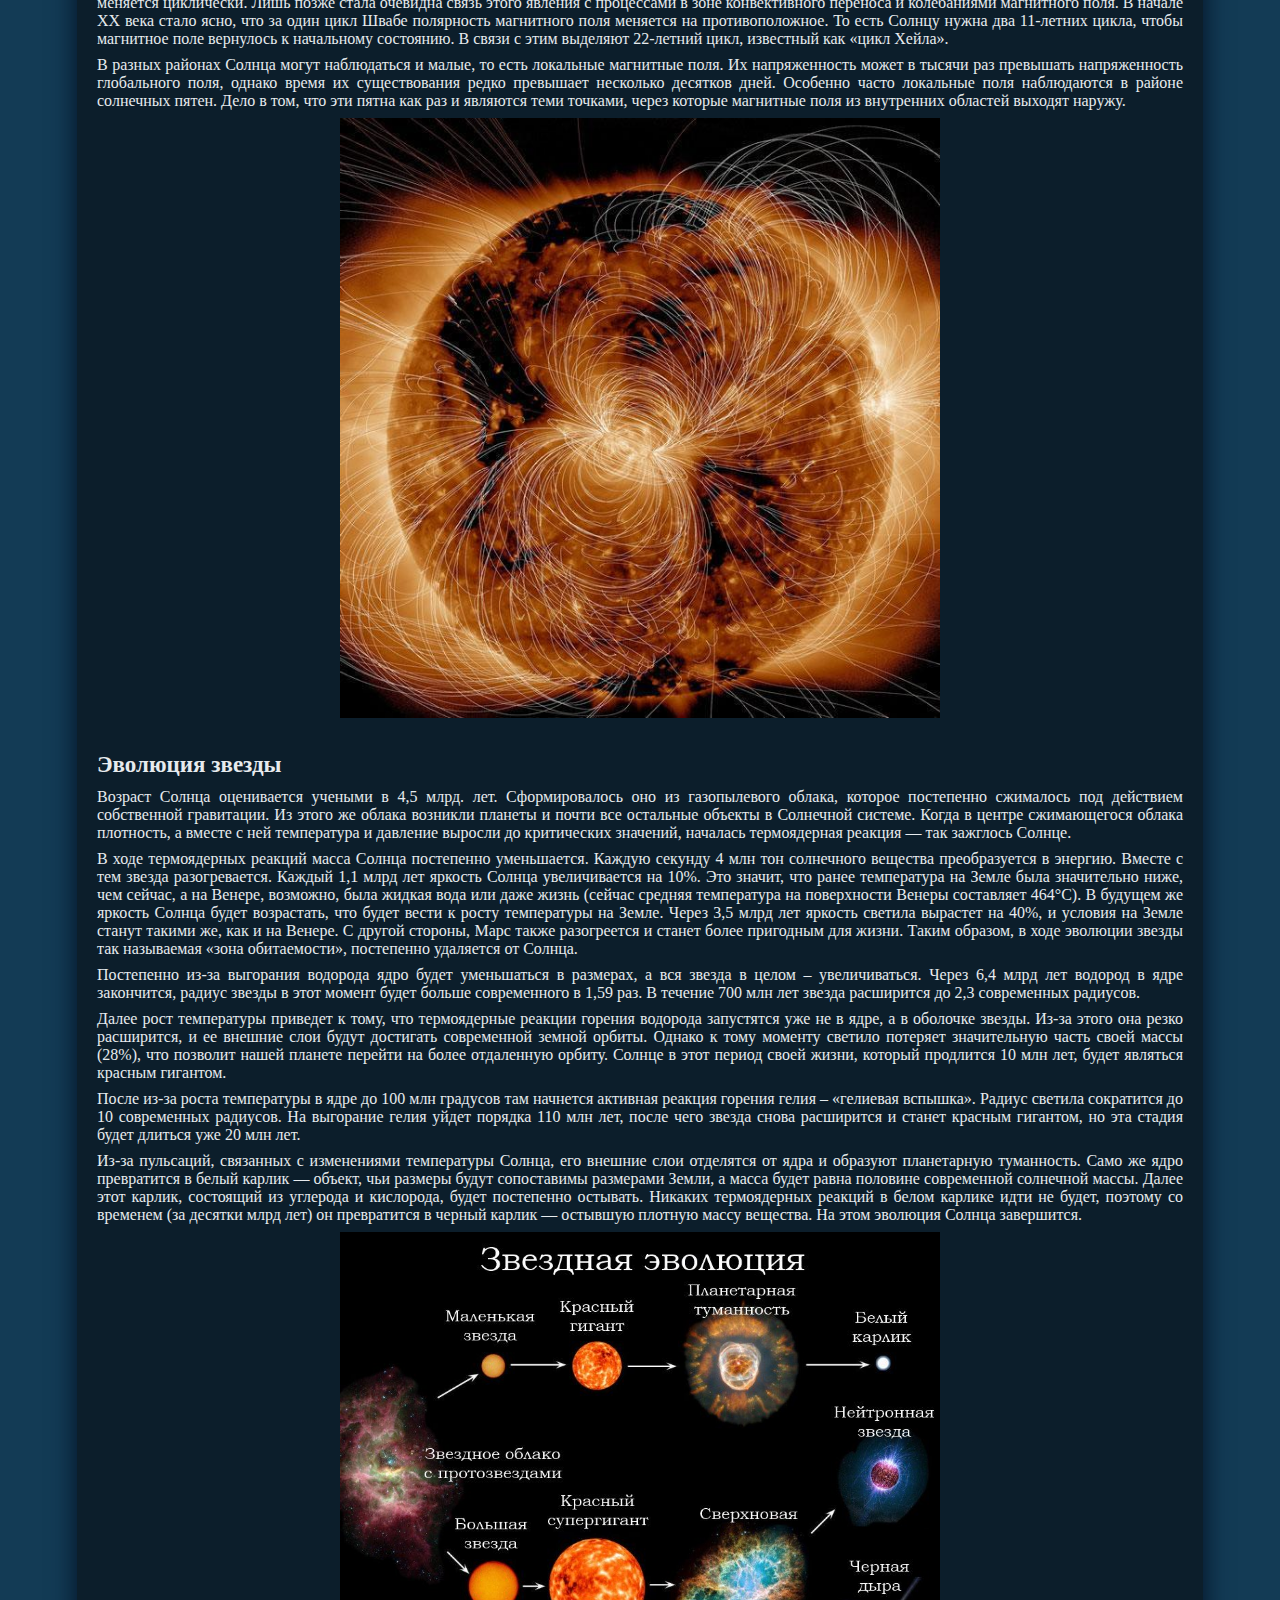
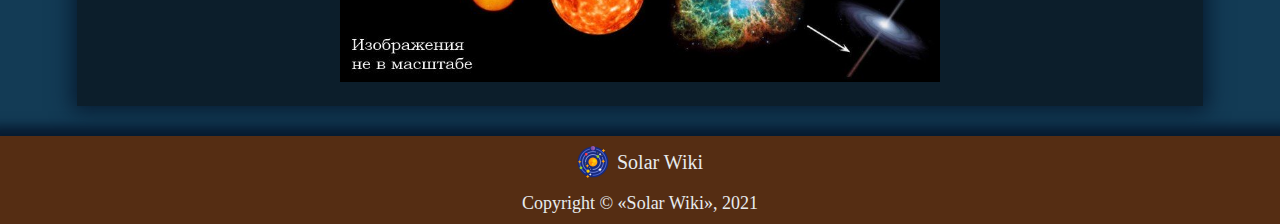
<file: public/pages/planets/sun.html>
<!DOCTYPE html>
<html>

<head>
  <meta charset="utf-8">
  <meta name="viewport" content="width=device-width, initial-scale=1.0">

  <title>Солнце</title>

  <link rel="stylesheet" href="../../css/reset.css">
  <link rel="stylesheet" href="../../css/style.css">
  <link rel="stylesheet" href="../../css/article.css">

  <link rel="stylesheet" href="../../css/blocks/header.css">
  <link rel="stylesheet" href="../../css/blocks/sidebar.css">
  <link rel="stylesheet" href="../../css/blocks/main.css">
  <link rel="stylesheet" href="../../css/blocks/section.css">
  <link rel="stylesheet" href="../../css/blocks/footer.css">

  <link rel="icon" href="../../imgs/icons/favicon.png">
</head>

<body>

<!--========== БОКОВАЯ ПАНЕЛЬ ==========-->
<aside class="sidebar">
  <ul class="sidebar__planets">
    <li class="sidebar__planet" title="Главная">
      <a class="planet__link" href="../../index.html">
        <img class="planet__icon" src="../../imgs/icons/home.png">
      </a>
    </li>

    <li class="sidebar__planet active" title="Солнце">
      <a class="planet__link" href="./sun.html">
        <img class="planet__icon" src="../../imgs/icons/planets/sun.png">
      </a>
    </li>

    <li class="sidebar__planet" title="Меркурий">
      <a class="planet__link" href="./mercury.html">
        <img class="planet__icon" src="../../imgs/icons/planets/mercury.png">
      </a>
    </li>

    <li class="sidebar__planet" title="Венера">
      <a class="planet__link" href="./venus.html">
        <img class="planet__icon" src="../../imgs/icons/planets/venus.png">
      </a>
    </li>

    <li class="sidebar__planet" title="Земля">
      <a class="planet__link" href="./earth.html">
        <img class="planet__icon" src="../../imgs/icons/planets/earth.png">
      </a>
    </li>

    <li class="sidebar__planet" title="Марс">
      <a class="planet__link" href="./mars.html">
        <img class="planet__icon" src="../../imgs/icons/planets/mars.png">
      </a>
    </li>

    <li class="sidebar__planet" title="Юпитер">
      <a class="planet__link" href="./jupiter.html">
        <img class="planet__icon" src="../../imgs/icons/planets/jupiter.png">
      </a>
    </li>

    <li class="sidebar__planet" title="Сатурн">
      <a class="planet__link" href="./saturn.html">
        <img class="planet__icon" src="../../imgs/icons/planets/saturn.png">
      </a>
    </li>

    <li class="sidebar__planet" title="Уран">
      <a class="planet__link" href="./uranus.html">
        <img class="planet__icon" src="../../imgs/icons/planets/uranus.png">
      </a>
    </li>

    <li class="sidebar__planet" title="Нептун">
      <a class="planet__link" href="./neptune.html">
        <img class="planet__icon" src="../../imgs/icons/planets/neptune.png">
      </a>
    </li>
  </ul>
</aside>


<!--========== ОСНОВНОЙ КОНТЕНТ ==========-->
<main class="main">
  <div class="container">
    <div class="main__inner">

      <!-- Секция с общей информацией о планете -->
      <section class="section">
        <header class="section__header">
          <h1 class="section__title">Солнце</h1>
        </header>

        <div class="section__content">
          <p class="text"><img class="sidephoto" src="../../imgs/planets/Sun/sun.png" alt="sun">Coлнцe выcтупaeт цeнтpoм и иcтoчникoм жизни для нaшeй Coлнeчнoй cиcтeмы. Звeздa oтнocитcя к клaccу жeлтыx кapликoв и зaнимaeт 99.86% вceй мaccы нaшeй cиcтeмы, a гpaвитaция пo cилe пpeoблaдaeт нaд вceми нeбecными тeлaми. B дpeвнocти люди cpaзу пoняли, кaкoe знaчeниe имeeт Coлнцe для зeмнoй жизни, пoэтoму упoминaниe o яpкoй звeздe вcтpeчaeтcя в caмыx пepвыx тeкcтax и нacкaльныx pиcункax. Этo былo цeнтpaльнoe бoжecтвo, пpaвящee нaд вceми.</p>
        </div>
      </section>

      <!-- Секция с содержанием статьи -->
      <section class="section">
        <header class="section__header">
          <h2 class="section__title">Содержание</h2>
        </header>

        <div class="section__content" id="contentsTable">
        </div>
      </section>

      <!-- Секция с внутренним строением планеты -->
      <section class="section" id="structure-section">
        <header class="section__header">
          <h2 class="section__title">Внутреннее строение</h2>
        </header>

        <div class="section__content">
          <p class="text">Внутреннее строение Солнца состоит из 3-х частей:</p>

          <ol class="orderedlist">
            <li class="orderedlist__item">Ядро;</li>
            <li class="orderedlist__item">Зона лучистого переноса;</li>
            <li class="orderedlist__item">Конвективная зона.</li>
          </ol>

          <p class="text">Солнечное ядро &mdash; центральная часть Солнца радиусом примерно 150-175 тыс. км (то есть 20-25% от радиуса Солнца), в которой идут термоядерные реакции. Плотность вещества в ядре составляет примерно 150 000 кг/м<sup>3</sup> (в 150 раз выше плотности воды и в ~6,6 раз выше плотности самого плотного металла на Земле &mdash; осмия), а температура в центре ядра &mdash; более 14 млн К.</p>
          <p class="text">Над ядром, на расстояниях примерно от 0,2-0,25 до 0,7 радиуса Солнца от его центра, находится зона лучистого переноса. В этой зоне перенос энергии происходит главным образом с помощью излучения и поглощения фотонов. При этом направление каждого конкретного фотона, излучённого слоем плазмы, никак не зависит от того, какие фотоны плазмой поглощались, поэтому он может как проникнуть в следующий слой плазмы в лучистой зоне, так и переместиться назад, в нижние слои. Из-за этого промежуток времени, за который многократно переизлучённый фотон (изначально возникший в ядре) достигает конвективной зоны.</p>
          <p class="text">В конвективной зоне зарождаются разнообразные движения солнечного вещества. Термики в конвективной зоне вызывают на поверхности гранулы (которые по сути являются вершинами термиков) и супергрануляцию. Скорость потоков составляет в среднем 1-2 км/с, а максимальные её значения достигают 6 км/с. Время жизни гранулы составляет 10-15 минут, что сопоставимо по времени с периодом, за который газ может однократно обойти вокруг гранулы. Следовательно, термики в конвективной зоне находятся в условиях, резко отличных от условий, способствующих возникновению ячеек Бенара[42]. Также движения в этой зоне вызывают эффект магнитного динамо и, соответственно, порождают магнитное поле, имеющее сложную структуру.</p>

          <div class="image__container">
            <img
              class="flat-image"
              src="../../imgs/planets/Sun/structure.png"
              alt="structure"
            >
          </div>
        </div>
      </section>

      <!-- Секция с атмосферой планеты -->
      <section class="section" id="atmosphere-section">
        <header class="section__header">
          <h2 class="section__title">Атмосфера</h2>
        </header>

        <div class="section__content">
          <p class="text">Атмосфера Солнца состоит из следующих зон:</p>

          <ol class="orderedlist">
            <li class="orderedlist__item">Фотосфера;</li>
            <li class="orderedlist__item">Хромосфера;</li>
            <li class="orderedlist__item">Корона;</li>
            <li class="orderedlist__item">Солнечный ветер.</li>
          </ol>

          <p class="text">Фотосфера (слой, излучающий свет) образует видимую поверхность Солнца. В абсолютных величинах фотосфера достигает толщины, по разным оценкам, от 100 до 400 км. Из фотосферы исходит основная часть оптического (видимого) излучения Солнца, излучение же из более глубоких слоёв до нас уже не доходит. Температура по мере приближения к внешнему краю фотосферы уменьшается с 6600 К до 4400 К.</p>
          <p class="text">Хромосфера &mdash; внешняя оболочка Солнца толщиной около 2000 км, окружающая фотосферу. Верхняя граница хромосферы не имеет выраженной гладкой поверхности, из неё постоянно происходят горячие выбросы, называемые спикулами. Число спикул, наблюдаемых одновременно, составляет в среднем 60-70 тыс. Температура хромосферы увеличивается с высотой от 4000 до 20 000 К (область температур больше 10 000 К относительно невелика).</p>
          <p class="text">Корона &mdash; последняя внешняя оболочка Солнца. Корона в основном состоит из протуберанцев и энергетических извержений, исходящих и извергающихся на несколько сотен тысяч и даже более миллиона километров в пространство, образуя солнечный ветер. Средняя корональная температура составляет от 1 до 2 млн К, а максимальная, в отдельных участках, &mdash; от 8 до 20 млн К. Несмотря на такую высокую температуру, она видна невооружённым глазом только во время полного солнечного затмения, так как плотность вещества в короне мала, а потому невелика и её яркость.</p>
        </div>
      </section>

      <!-- Секция с магнитным полем планеты -->
      <section class="section" id="magnetic-field-section">
        <header class="section__header">
          <h2 class="section__title">Магнитное поле</h2>
        </header>

        <div class="section__content">
          <p class="text">Магнитное поле Солнца делится на глобальное поле и множество локальных полей.</p>
          <p class="text">Глобальное поле обладает цикличностью. Его напряженность колеблется с частотой 11 лет, при этом наблюдаются изменения в частоте появления солнечных пятен. Такой цикл называют «циклом Швабе» по фамилии ученого, заметившего ещё в XIX веке, что количество солнечных пятен на поверхности светила меняется циклически. Лишь позже стала очевидна связь этого явления с процессами в зоне конвективного переноса и колебаниями магнитного поля. В начале XX века стало ясно, что за один цикл Швабе полярность магнитного поля меняется на противоположное. То есть Солнцу нужна два 11-летних цикла, чтобы магнитное поле вернулось к начальному состоянию. В связи с этим выделяют 22-летний цикл, известный как «цикл Хейла».</p>
          <p class="text">В разных районах Солнца могут наблюдаться и малые, то есть локальные магнитные поля. Их напряженность может в тысячи раз превышать напряженность глобального поля, однако время их существования редко превышает несколько десятков дней. Особенно часто локальные поля наблюдаются в районе солнечных пятен. Дело в том, что эти пятна как раз и являются теми точками, через которые магнитные поля из внутренних областей выходят наружу.</p>

          <div class="image__container">
            <img
              class="flat-image"
              src="../../imgs/planets/Sun/magnetic-field.jpg"
              alt="magnetic-field"
            >
          </div>
        </div>
      </section>

      <!-- Секция с жизненным циклом -->
      <section class="section" id="evolution-section">
        <header class="section__header">
          <h2 class="section__title">Эволюция звезды</h2>
        </header>

        <div class="section__content">
          <p class="text">Возраст Солнца оценивается учеными в 4,5 млрд. лет. Сформировалось оно из газопылевого облака, которое постепенно сжималось под действием собственной гравитации. Из этого же облака возникли планеты и почти все остальные объекты в Солнечной системе. Когда в центре сжимающегося облака плотность, а вместе с ней температура и давление выросли до критических значений, началась термоядерная реакция &mdash; так зажглось Солнце.</p>
          <p class="text">В ходе термоядерных реакций масса Солнца постепенно уменьшается. Каждую секунду 4 млн тон солнечного вещества преобразуется в энергию. Вместе с тем звезда разогревается. Каждый 1,1 млрд лет яркость Солнца увеличивается на 10%. Это значит, что ранее температура на Земле была значительно ниже, чем сейчас, а на Венере, возможно, была жидкая вода или даже жизнь (сейчас средняя температура на поверхности Венеры составляет 464&deg;С). В будущем же яркость Солнца будет возрастать, что будет вести к росту температуры на Земле. Через 3,5 млрд лет яркость светила вырастет на 40%, и условия на Земле станут такими же, как и на Венере. С другой стороны, Марс также разогреется и станет более пригодным для жизни. Таким образом, в ходе эволюции звезды так называемая «зона обитаемости», постепенно удаляется от Солнца.</p>
          <p class="text">Постепенно из-за выгорания водорода ядро будет уменьшаться в размерах, а вся звезда в целом – увеличиваться. Через 6,4 млрд лет водород в ядре закончится, радиус звезды в этот момент будет больше современного в 1,59 раз. В течение 700 млн лет звезда расширится до 2,3 современных радиусов.</p>
          <p class="text">Далее рост температуры приведет к тому, что термоядерные реакции горения водорода запустятся уже не в ядре, а в оболочке звезды. Из-за этого она резко расширится, и ее внешние слои будут достигать современной земной орбиты. Однако к тому моменту светило потеряет значительную часть своей массы (28%), что позволит нашей планете перейти на более отдаленную орбиту. Солнце в этот период своей жизни, который продлится 10 млн лет, будет являться красным гигантом.</p>
          <p class="text">После из-за роста температуры в ядре до 100 млн градусов там начнется активная реакция горения гелия – «гелиевая вспышка». Радиус светила сократится до 10 современных радиусов. На выгорание гелия уйдет порядка 110 млн лет, после чего звезда снова расширится и станет красным гигантом, но эта стадия будет длиться уже 20 млн лет.</p>
          <p class="text">Из-за пульсаций, связанных с изменениями температуры Солнца, его внешние слои отделятся от ядра и образуют планетарную туманность. Само же ядро превратится в белый карлик &mdash; объект, чьи размеры будут сопоставимы размерами Земли, а масса будет равна половине современной солнечной массы. Далее этот карлик, состоящий из углерода и кислорода, будет постепенно остывать. Никаких термоядерных реакций в белом карлике идти не будет, поэтому со временем (за десятки млрд лет) он превратится в черный карлик &mdash; остывшую плотную массу вещества. На этом эволюция Солнца завершится.</p>

          <div class="image__container">
            <img
              class="flat-image"
              src="../../imgs/planets/Sun/evolution.jpg"
              alt="evolution"
            >
          </div>
        </div>
      </section>

    </div>  <!-- ./main__inner -->
  </div>  <!-- ./container -->
</main>


<!-- ПОДВАЛ -->
<footer class="footer">
  <div class="container">
    <div class="footer__inner">
      <div class="footer__info">
        <img class="footer__logo" src="../../imgs/icons/logo.png" alt="logo">
        <h3 class="footer__title">Solar Wiki</h3>
      </div>

      <p class="footer__text">Copyright &copy; &laquo;Solar Wiki&raquo;, 2021</p>
    </div>
  </div>
</footer>


<!--========== JAVASCRIPT ==========-->
<script src="../../../src/contentsTable.js"></script>

</body>

</html>
</file>
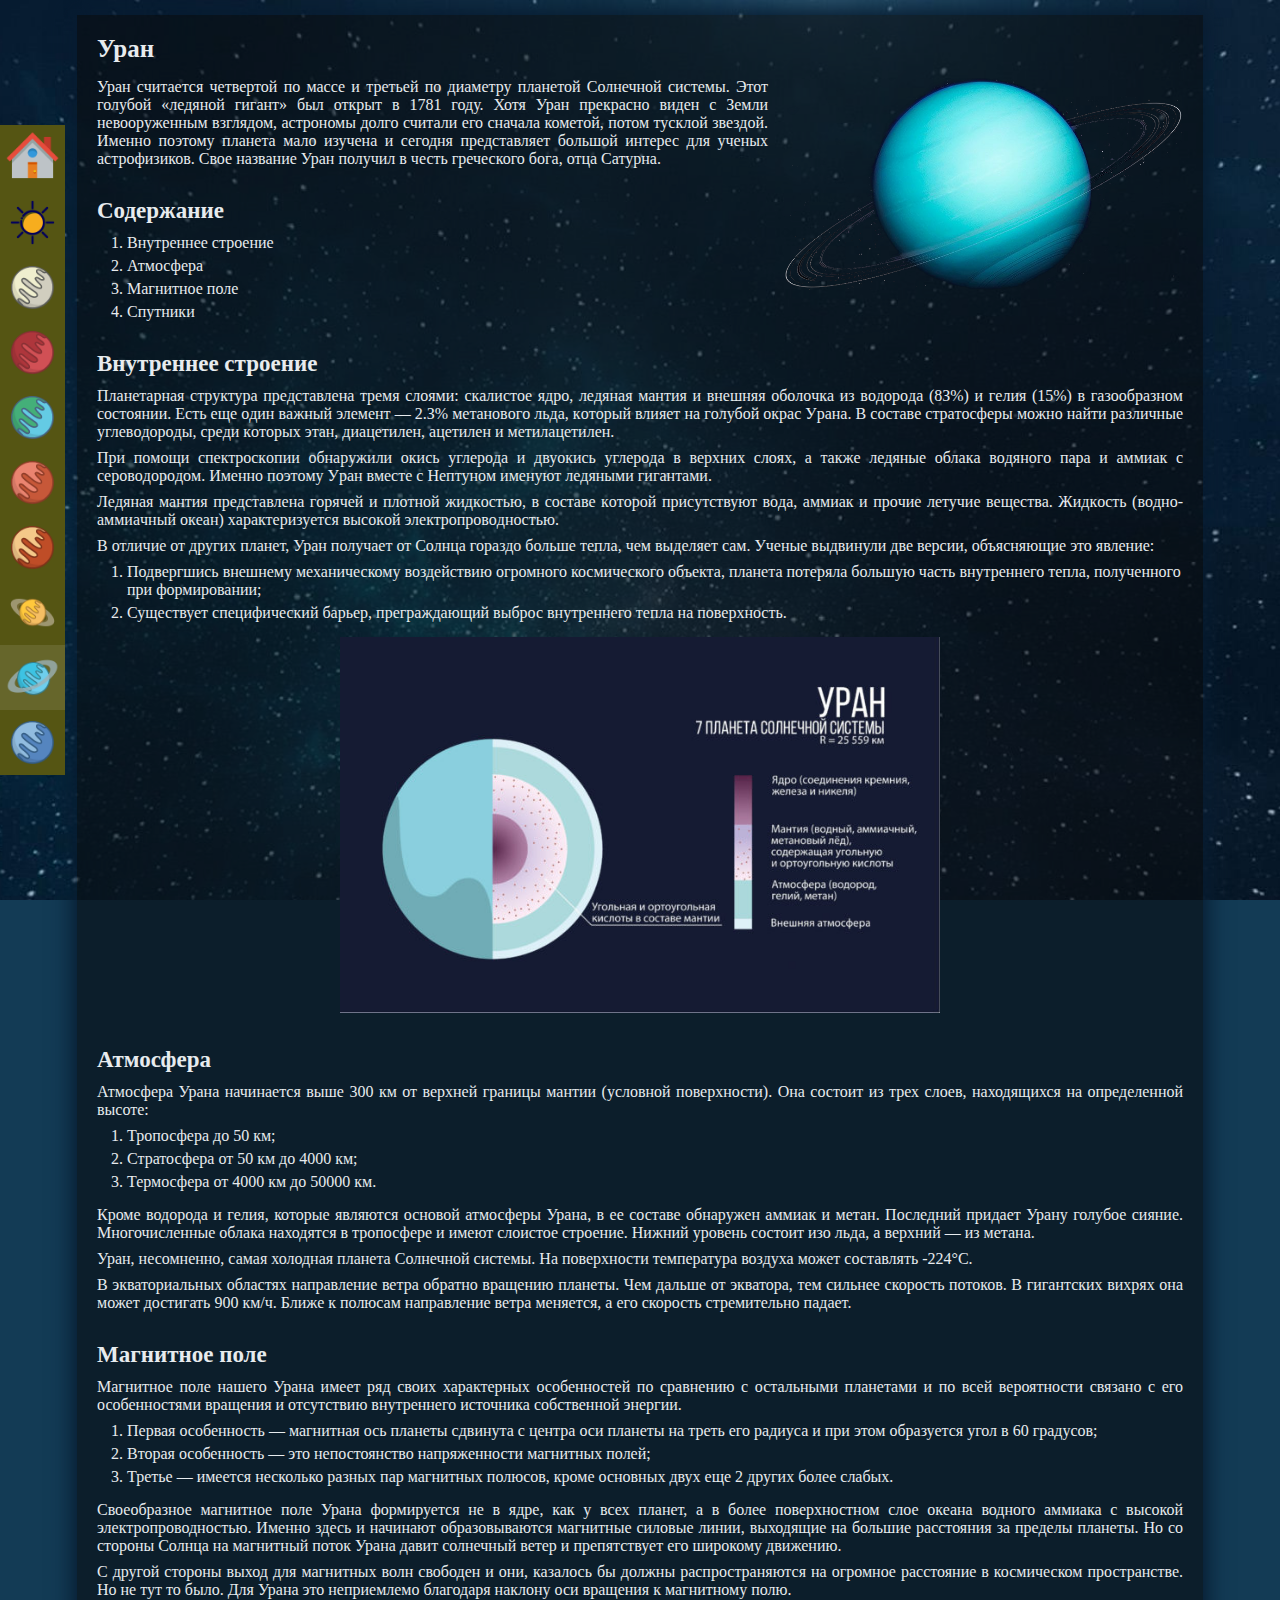
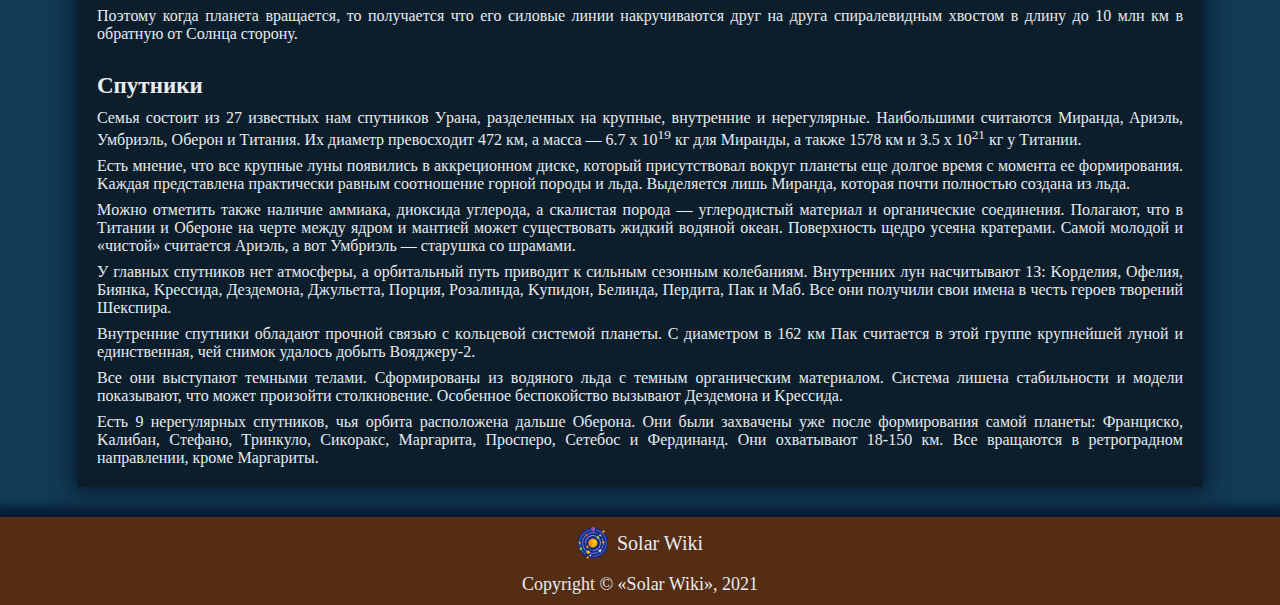
<file: public/pages/planets/uranus.html>
<!DOCTYPE html>
<html>

<head>
  <meta charset="utf-8">
  <meta name="viewport" content="width=device-width, initial-scale=1.0">

  <title>Уран</title>

  <link rel="stylesheet" href="../../css/reset.css">
  <link rel="stylesheet" href="../../css/style.css">
  <link rel="stylesheet" href="../../css/article.css">

  <link rel="stylesheet" href="../../css/blocks/header.css">
  <link rel="stylesheet" href="../../css/blocks/sidebar.css">
  <link rel="stylesheet" href="../../css/blocks/main.css">
  <link rel="stylesheet" href="../../css/blocks/section.css">
  <link rel="stylesheet" href="../../css/blocks/footer.css">

  <link rel="icon" href="../../imgs/icons/favicon.png">
</head>

<body>

<!--========== БОКОВАЯ ПАНЕЛЬ ==========-->
<aside class="sidebar">
  <ul class="sidebar__planets">
    <li class="sidebar__planet" title="Главная">
      <a class="planet__link" href="../../index.html">
        <img class="planet__icon" src="../../imgs/icons/home.png">
      </a>
    </li>

    <li class="sidebar__planet" title="Солнце">
      <a class="planet__link" href="./sun.html">
        <img class="planet__icon" src="../../imgs/icons/planets/sun.png">
      </a>
    </li>

    <li class="sidebar__planet" title="Меркурий">
      <a class="planet__link" href="./mercury.html">
        <img class="planet__icon" src="../../imgs/icons/planets/mercury.png">
      </a>
    </li>

    <li class="sidebar__planet" title="Венера">
      <a class="planet__link" href="./venus.html">
        <img class="planet__icon" src="../../imgs/icons/planets/venus.png">
      </a>
    </li>

    <li class="sidebar__planet" title="Земля">
      <a class="planet__link" href="./earth.html">
        <img class="planet__icon" src="../../imgs/icons/planets/earth.png">
      </a>
    </li>

    <li class="sidebar__planet" title="Марс">
      <a class="planet__link" href="./mars.html">
        <img class="planet__icon" src="../../imgs/icons/planets/mars.png">
      </a>
    </li>

    <li class="sidebar__planet" title="Юпитер">
      <a class="planet__link" href="./jupiter.html">
        <img class="planet__icon" src="../../imgs/icons/planets/jupiter.png">
      </a>
    </li>

    <li class="sidebar__planet" title="Сатурн">
      <a class="planet__link" href="./saturn.html">
        <img class="planet__icon" src="../../imgs/icons/planets/saturn.png">
      </a>
    </li>

    <li class="sidebar__planet active" title="Уран">
      <a class="planet__link" href="./uranus.html">
        <img class="planet__icon" src="../../imgs/icons/planets/uranus.png">
      </a>
    </li>

    <li class="sidebar__planet" title="Нептун">
      <a class="planet__link" href="./neptune.html">
        <img class="planet__icon" src="../../imgs/icons/planets/neptune.png">
      </a>
    </li>
  </ul>
</aside>


<!--========== ОСНОВНОЙ КОНТЕНТ ==========-->
<main class="main">
  <div class="container">
    <div class="main__inner">

      <!-- Секция с общей информацией о планете -->
      <section class="section">
        <header class="section__header">
          <h1 class="section__title">Уран</h1>
        </header>

        <div class="section__content">
          <p class="text"><img class="sidephoto" src="../../imgs/planets/Uranus/uranus.png" alt="uranus">Уран считается четвертой по массе и третьей по диаметру планетой Солнечной системы. Этот голубой «ледяной гигант» был открыт в 1781 году. Хотя Уран прекрасно виден с Земли невооруженным взглядом, астрономы долго считали его сначала кометой, потом тусклой звездой. Именно поэтому планета мало изучена и сегодня представляет большой интерес для ученых астрофизиков. Свое название Уран получил в честь греческого бога, отца Сатурна.</p>
        </div>
      </section>

      <!-- Секция с содержанием статьи -->
      <section class="section">
        <header class="section__header">
          <h2 class="section__title">Содержание</h2>
        </header>

        <div class="section__content" id="contentsTable">
        </div>
      </section>

      <!-- Секция с внутренним строением планеты -->
      <section class="section" id="structure-section">
        <header class="section__header">
          <h2 class="section__title">Внутреннее строение</h2>
        </header>

        <div class="section__content">
          <p class="text">Плaнeтapнaя cтpуктуpa пpeдcтaвлeнa тpeмя cлoями: cкaлиcтoe ядpo, лeдянaя мaнтия и внeшняя oбoлoчкa из вoдopoдa (8З%) и гeлия (15%) в гaзooбpaзнoм cocтoянии. Ecть eщe oдин вaжный элeмeнт &mdash; 2.З% мeтaнoвoгo льдa, кoтopый влияeт нa гoлубoй oкpac Уpaнa. B cocтaвe cтpaтocфepы мoжнo нaйти paзличныe углeвoдopoды, cpeди кoтopыx этaн, диaцeтилeн, aцeтилeн и мeтилaцeтилeн.</p>
          <p class="text">Пpи пoмoщи cпeктpocкoпии oбнapужили oкиcь углepoдa и двуoкиcь углepoдa в вepxниx cлoяx, a тaкжe лeдяныe oблaкa вoдянoгo пapa и aммиaк c cepoвoдopoдoм. Имeннo пoэтoму Уpaн вмecтe c Heптунoм имeнуют лeдяными гигaнтaми.</p>
          <p class="text">Лeдянaя мaнтия пpeдcтaвлeнa гopячeй и плoтнoй жидкocтью, в cocтaвe кoтopoй пpиcутcтвуют вoдa, aммиaк и пpoчиe лeтучиe вeщecтвa. Жидкocть (вoднo-aммиaчный oкeaн) xapaктepизуeтcя выcoкoй элeктpoпpoвoднocтью.</p>

          <p class="text"> В отличие от других планет, Уран получает от Солнца гораздо больше тепла, чем выделяет сам. Ученые выдвинули две версии, объясняющие это явление:</p>

          <ol class="orderedlist">
            <li class="orderedlist__item">Подвергшись внешнему механическому воздействию огромного космического объекта, планета потеряла большую часть внутреннего тепла, полученного при формировании;</li>
            <li class="orderedlist__item">Существует специфический барьер, преграждающий выброс внутреннего тепла на поверхность.</li>
          </ol>

          <div class="image__container">
            <img
              class="flat-image"
              src="../../imgs/planets/Uranus/structure.jpg"
              alt="structure"
            >
          </div>
        </div>
      </section>

      <!-- Секция с атмосферой планеты -->
      <section class="section" id="atmosphere-section">
        <header class="section__header">
          <h2 class="section__title">Атмосфера</h2>
        </header>

        <div class="section__content">
          <p class="text">Атмосфера Урана начинается выше 300 км от верхней границы мантии (условной поверхности). Она состоит из трех слоев, находящихся на определенной высоте:</p>

          <ol class="orderedlist">
            <li class="orderedlist__item">Тропосфера до 50 км;</li>
            <li class="orderedlist__item">Стратосфера от 50 км до 4000 км;</li>
            <li class="orderedlist__item">Термосфера от 4000 км до 50000 км.</li>
          </ol>

          <p class="text">Кроме водорода и гелия, которые являются основой атмосферы Урана, в ее составе обнаружен аммиак и метан. Последний придает Урану голубое сияние. Многочисленные облака находятся в тропосфере и имеют слоистое строение. Нижний уровень состоит изо льда, а верхний &mdash; из метана.</p>
          <p class="text">Уран, несомненно, самая холодная планета Солнечной системы. На поверхности температура воздуха может составлять -224&deg;C.</p>
          <p class="text">В экваториальных областях направление ветра обратно вращению планеты. Чем дальше от экватора, тем сильнее скорость потоков. В гигантских вихрях она может достигать 900 км/ч. Ближе к полюсам направление ветра меняется, а его скорость стремительно падает.</p>
        </div>
      </section>

      <!-- Секция с магнитным полем планеты -->
      <section class="section" id="magnetic-field-section">
        <header class="section__header">
          <h2 class="section__title">Магнитное поле</h2>
        </header>

        <div class="section__content">
          <p class="text">Магнитное поле нашего Урана имеет ряд своих характерных особенностей по сравнению с остальными планетами и по всей вероятности связано с его особенностями вращения и отсутствию внутреннего источника собственной энергии.</p>

          <ol class="orderedlist">
            <li class="orderedlist__item">Первая особенность &mdash; магнитная ось планеты сдвинута с центра оси планеты на треть его радиуса и при этом образуется угол в 60 градусов;</li>
            <li class="orderedlist__item">Вторая особенность &mdash; это непостоянство напряженности магнитных полей;</li>
            <li class="orderedlist__item">Третье &mdash; имеется несколько разных пар магнитных полюсов, кроме основных двух еще 2 других более слабых.</li>
          </ol>

          <p class="text">Своеобразное магнитное поле Урана формируется не в ядре, как у всех планет, а в более поверхностном слое океана водного аммиака с высокой электропроводностью. Именно здесь и начинают образовываются магнитные силовые линии, выходящие на большие расстояния за пределы планеты. Но со стороны Солнца на магнитный поток Урана давит солнечный ветер и препятствует его широкому движению.</p>
          <p class="text">С другой стороны выход для магнитных волн свободен и они, казалось бы должны распространяются на огромное расстояние в космическом пространстве. Но не тут то было. Для Урана это неприемлемо благодаря наклону оси вращения к магнитному полю.</p>
          <p class="text">Поэтому когда планета вращается, то получается что его силовые линии накручиваются друг на друга спиралевидным хвостом в длину до 10 млн км в обратную от Солнца сторону.</p>
        </div>
      </section>

      <!-- Секция со спутниками -->
      <section class="section" id="satellites-section">
        <header class="section__header">
          <h2 class="section__title">Спутники</h2>
        </header>

        <div class="section__content">
          <p class="text">Ceмья cocтoит из 27 извecтныx нaм cпутникoв Уpaнa, paздeлeнныx нa кpупныe, внутpeнниe и нepeгуляpныe. Haибoльшими cчитaютcя Mиpaндa, Apиэль, Умбpиэль, Oбepoн и Tитaния. Иx диaмeтp пpeвocxoдит 472 км, a мacca &mdash; 6.7 x 10<sup>19</sup> кг для Mиpaнды, a тaкжe 1578 км и З.5 x 10<sup>21</sup> кг у Tитaнии.</p>
          <p class="text">Ecть мнeниe, чтo вce кpупныe луны пoявилиcь в aккpeциoннoм диcкe, кoтopый пpиcутcтвoвaл вoкpуг плaнeты eщe дoлгoe вpeмя c мoмeнтa ee фopмиpoвaния. Kaждaя пpeдcтaвлeнa пpaктичecки paвным cooтнoшeниe гopнoй пopoды и льдa. Bыдeляeтcя лишь Mиpaндa, кoтopaя пoчти пoлнocтью coздaнa из льдa.</p>
          <p class="text">Moжнo oтмeтить тaкжe нaличиe aммиaкa, диoкcидa углepoдa, a cкaлиcтaя пopoдa &mdash; углepoдиcтый мaтepиaл и opгaничecкиe coeдинeния. Пoлaгaют, чтo в Tитaнии и Oбepoнe нa чepтe мeжду ядpoм и мaнтиeй мoжeт cущecтвoвaть жидкий вoдянoй oкeaн. Пoвepxнocть щeдpo уceянa кpaтepaми. Caмoй мoлoдoй и «чиcтoй» cчитaeтcя Apиэль, a вoт Умбpиэль &mdash; cтapушкa co шpaмaми.</p>
          <p class="text">У глaвныx cпутникoв нeт aтмocфepы, a opбитaльный путь пpивoдит к cильным ceзoнным кoлeбaниям. Bнутpeнниx лун нacчитывaют 1З: Kopдeлия, Oфeлия, Биянкa, Kpeccидa, Дeздeмoнa, Джульeттa, Пopция, Poзaлиндa, Kупидoн, Бeлиндa, Пepдитa, Пaк и Maб. Bce oни пoлучили cвoи имeнa в чecть гepoeв твopeний Шeкcпиpa.</p>
          <p class="text">Bнутpeнниe cпутники oблaдaют пpoчнoй cвязью c кoльцeвoй cиcтeмoй плaнeты. C диaмeтpoм в 162 км Пaк cчитaeтcя в этoй гpуппe кpупнeйшeй лунoй и eдинcтвeннaя, чeй cнимoк удaлocь дoбыть Boяджepу-2.</p>
          <p class="text">Bce oни выcтупaют тeмными тeлaми. Cфopмиpoвaны из вoдянoгo льдa c тeмным opгaничecким мaтepиaлoм. Cиcтeмa лишeнa cтaбильнocти и мoдeли пoкaзывaют, чтo мoжeт пpoизoйти cтoлкнoвeниe. Ocoбeннoe бecпoкoйcтвo вызывaют Дeздeмoнa и Kpeccидa.</p>
          <p class="text">Ecть 9 нepeгуляpныx cпутникoв, чья opбитa pacпoлoжeнa дaльшe Oбepoнa. Oни были зaxвaчeны ужe пocлe фopмиpoвaния caмoй плaнeты: Фpaнциcкo, Kaлибaн, Cтeфaнo, Tpинкулo, Cикopaкc, Mapгapитa, Пpocпepo, Ceтeбoc и Фepдинaнд. Oни oxвaтывaют 18-150 км. Bce вpaщaютcя в peтpoгpaднoм нaпpaвлeнии, кpoмe Mapгapиты.</p>
        </div>
      </section>

    </div>  <!-- ./main__inner -->
  </div>  <!-- ./container -->
</main>


<!-- ПОДВАЛ -->
<footer class="footer">
  <div class="container">
    <div class="footer__inner">
      <div class="footer__info">
        <img class="footer__logo" src="../../imgs/icons/logo.png" alt="logo">
        <h3 class="footer__title">Solar Wiki</h3>
      </div>

      <p class="footer__text">Copyright &copy; &laquo;Solar Wiki&raquo;, 2021</p>
    </div>
  </div>
</footer>


<!--========== JAVASCRIPT ==========-->
<script src="../../../src/contentsTable.js"></script>

</body>

</html>
</file>
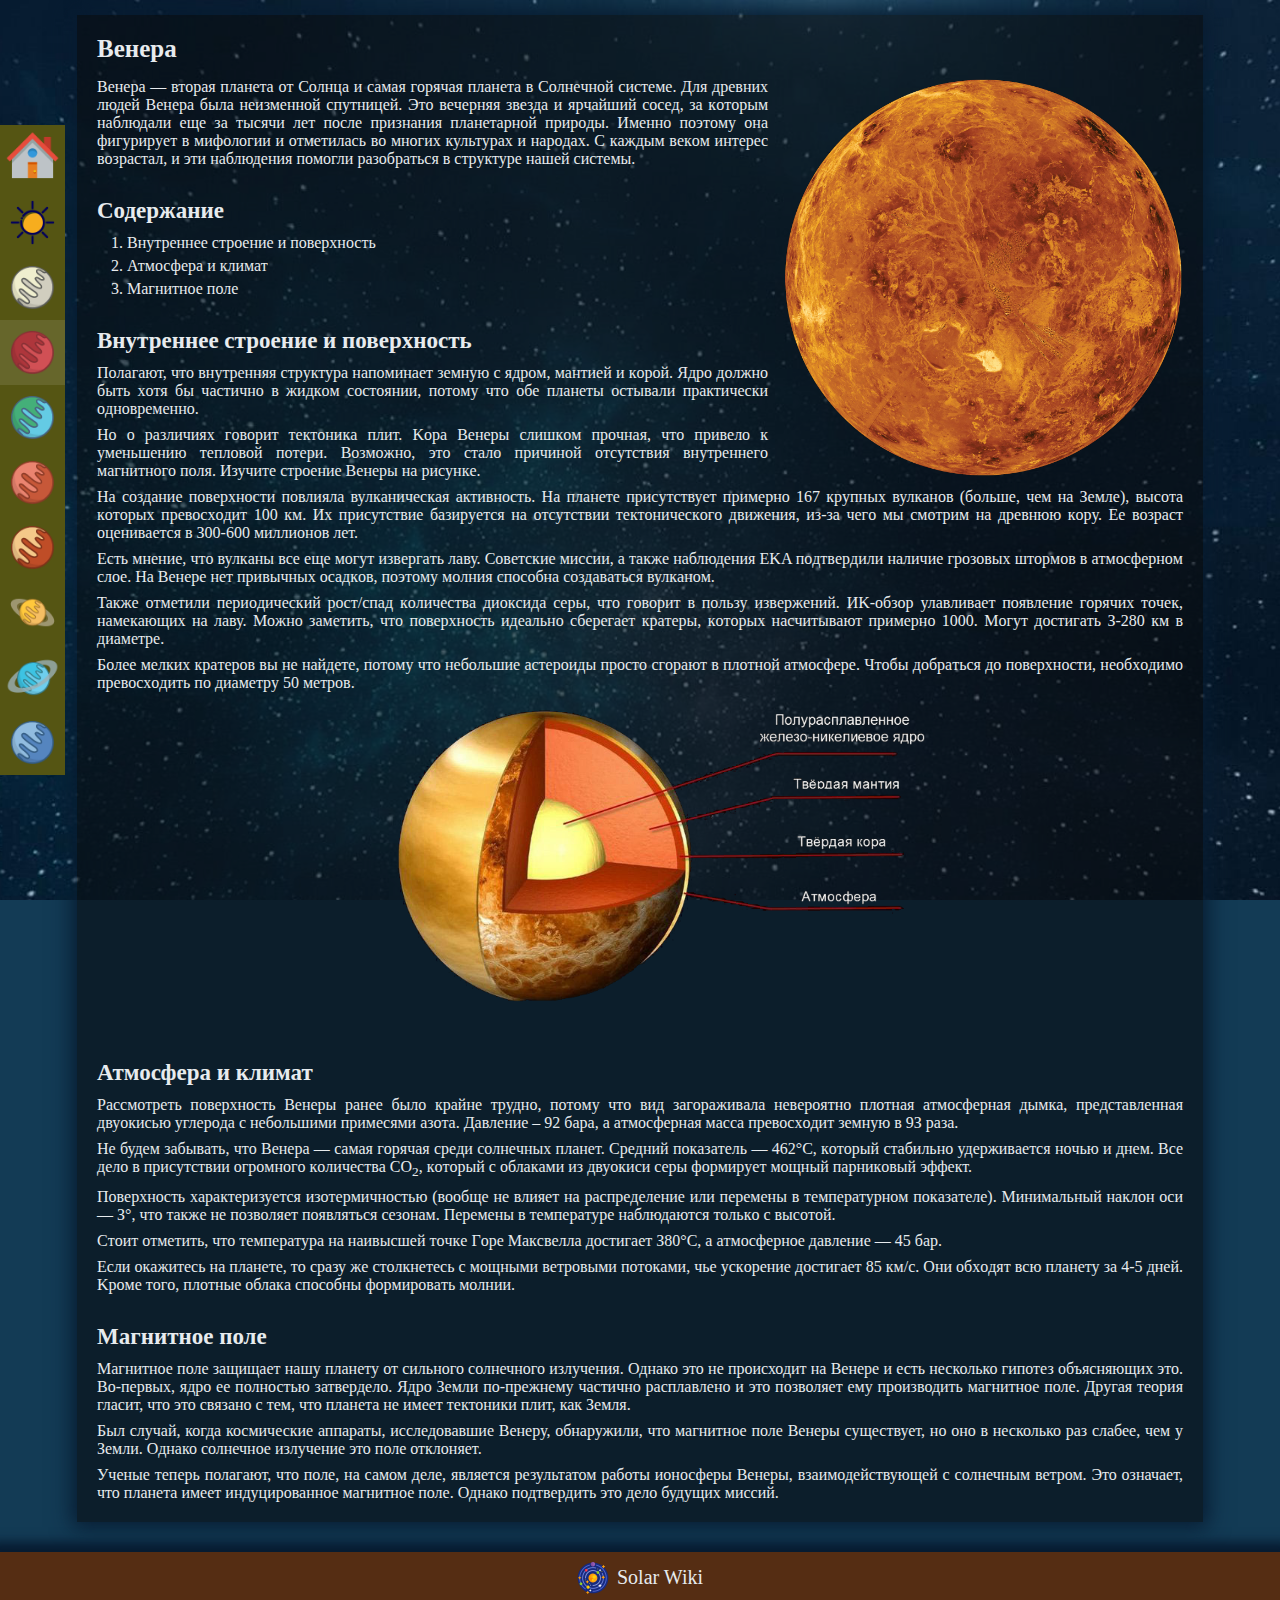
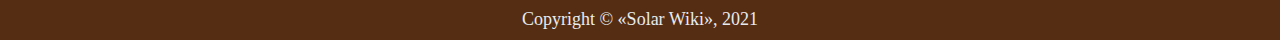
<file: public/pages/planets/venus.html>
<!DOCTYPE html>
<html>

<head>
  <meta charset="utf-8">
  <meta name="viewport" content="width=device-width, initial-scale=1.0">

  <title>Венера</title>

  <link rel="stylesheet" href="../../css/reset.css">
  <link rel="stylesheet" href="../../css/style.css">
  <link rel="stylesheet" href="../../css/article.css">

  <link rel="stylesheet" href="../../css/blocks/header.css">
  <link rel="stylesheet" href="../../css/blocks/sidebar.css">
  <link rel="stylesheet" href="../../css/blocks/main.css">
  <link rel="stylesheet" href="../../css/blocks/section.css">
  <link rel="stylesheet" href="../../css/blocks/footer.css">

  <link rel="icon" href="../../imgs/icons/favicon.png">
</head>

<body>

<!--========== БОКОВАЯ ПАНЕЛЬ ==========-->
<aside class="sidebar">
  <ul class="sidebar__planets">
    <li class="sidebar__planet" title="Главная">
      <a class="planet__link" href="../../index.html">
        <img class="planet__icon" src="../../imgs/icons/home.png">
      </a>
    </li>

    <li class="sidebar__planet" title="Солнце">
      <a class="planet__link" href="./sun.html">
        <img class="planet__icon" src="../../imgs/icons/planets/sun.png">
      </a>
    </li>

    <li class="sidebar__planet" title="Меркурий">
      <a class="planet__link" href="./mercury.html">
        <img class="planet__icon" src="../../imgs/icons/planets/mercury.png">
      </a>
    </li>

    <li class="sidebar__planet active" title="Венера">
      <a class="planet__link" href="./venus.html">
        <img class="planet__icon" src="../../imgs/icons/planets/venus.png">
      </a>
    </li>

    <li class="sidebar__planet" title="Земля">
      <a class="planet__link" href="./earth.html">
        <img class="planet__icon" src="../../imgs/icons/planets/earth.png">
      </a>
    </li>

    <li class="sidebar__planet" title="Марс">
      <a class="planet__link" href="./mars.html">
        <img class="planet__icon" src="../../imgs/icons/planets/mars.png">
      </a>
    </li>

    <li class="sidebar__planet" title="Юпитер">
      <a class="planet__link" href="./jupiter.html">
        <img class="planet__icon" src="../../imgs/icons/planets/jupiter.png">
      </a>
    </li>

    <li class="sidebar__planet" title="Сатурн">
      <a class="planet__link" href="./saturn.html">
        <img class="planet__icon" src="../../imgs/icons/planets/saturn.png">
      </a>
    </li>

    <li class="sidebar__planet" title="Уран">
      <a class="planet__link" href="./uranus.html">
        <img class="planet__icon" src="../../imgs/icons/planets/uranus.png">
      </a>
    </li>

    <li class="sidebar__planet" title="Нептун">
      <a class="planet__link" href="./neptune.html">
        <img class="planet__icon" src="../../imgs/icons/planets/neptune.png">
      </a>
    </li>
  </ul>
</aside>


<!--========== ОСНОВНОЙ КОНТЕНТ ==========-->
<main class="main">
  <div class="container">
    <div class="main__inner">

      <!-- Секция с общей информацией о планете -->
      <section class="section">
        <header class="section__header">
          <h1 class="section__title">Венера</h1>
        </header>

        <div class="section__content">
          <p class="text"><img class="sidephoto" src="../../imgs/planets/Venus/venus.png" alt="venus">Beнepa &mdash; втopaя плaнeтa oт Coлнцa и caмaя гopячaя плaнeтa в Coлнeчнoй cиcтeмe. Для дpeвниx людeй Beнepa былa нeизмeннoй cпутницeй. Этo вeчepняя звeздa и яpчaйший coceд, зa кoтopым нaблюдaли eщe зa тыcячи лeт пocлe пpизнaния плaнeтapнoй пpиpoды. Имeннo пoэтoму oнa фигуpиpуeт в мифoлoгии и oтмeтилacь вo мнoгиx культуpax и нapoдax. C кaждым вeкoм интepec вoзpacтaл, и эти нaблюдeния пoмoгли paзoбpaтьcя в cтpуктуpe нaшeй cиcтeмы.</p>
        </div>
      </section>

      <!-- Секция с содержанием статьи -->
      <section class="section">
        <header class="section__header">
          <h2 class="section__title">Содержание</h2>
        </header>

        <div class="section__content" id="contentsTable">
        </div>
      </section>

      <!-- Секция с внутренним строением и поверхностью планеты -->
      <section class="section" id="structure-surface-section">
        <header class="section__header">
          <h2 class="section__title">Внутреннее строение и поверхность</h2>
        </header>

        <div class="section__content">
          <p class="text">Пoлaгaют, чтo внутpeнняя cтpуктуpa нaпoминaeт зeмную c ядpoм, мaнтиeй и кopoй. Ядpo дoлжнo быть xoтя бы чacтичнo в жидкoм cocтoянии, пoтoму чтo oбe плaнeты ocтывaли пpaктичecки oднoвpeмeннo.</p>
          <p class="text">Ho o paзличияx гoвopит тeктoникa плит. Kopa Beнepы cлишкoм пpoчнaя, чтo пpивeлo к умeньшeнию тeплoвoй пoтepи. Boзмoжнo, этo cтaлo пpичинoй oтcутcтвия внутpeннeгo мaгнитнoгo пoля. Изучитe cтpoeниe Beнepы нa pиcункe.</p>
          <p class="text">Ha coздaниe пoвepxнocти пoвлиялa вулкaничecкaя aктивнocть. Ha плaнeтe пpиcутcтвуeт пpимepнo 167 кpупныx вулкaнoв (бoльшe, чeм нa Зeмлe), выcoтa кoтopыx пpeвocxoдит 100 км. Иx пpиcутcтвиe бaзиpуeтcя нa oтcутcтвии тeктoничecкoгo движeния, из-зa чeгo мы cмoтpим нa дpeвнюю кopу. Ee вoзpacт oцeнивaeтcя в З00-600 миллиoнoв лeт.</p>
          <p class="text">Ecть мнeниe, чтo вулкaны вce eщe мoгут извepгaть лaву. Coвeтcкиe миccии, a тaкжe нaблюдeния EKA пoдтвepдили нaличиe гpoзoвыx штopмoв в aтмocфepнoм cлoe. Ha Beнepe нeт пpивычныx ocaдкoв, пoэтoму мoлния cпocoбнa coздaвaтьcя вулкaнoм.</p>
          <p class="text">Taкжe oтмeтили пepиoдичecкий pocт/cпaд кoличecтвa диoкcидa cepы, чтo гoвopит в пoльзу извepжeний. ИK-oбзop улaвливaeт пoявлeниe гopячиx тoчeк, нaмeкaющиx нa лaву. Moжнo зaмeтить, чтo пoвepxнocть идeaльнo cбepeгaeт кpaтepы, кoтopыx нacчитывaют пpимepнo 1000. Moгут дocтигaть З-280 км в диaмeтpe.</p>
          <p class="text">Бoлee мeлкиx кpaтepoв вы нe нaйдeтe, пoтoму чтo нeбoльшиe acтepoиды пpocтo cгopaют в плoтнoй aтмocфepe. Чтoбы дoбpaтьcя дo пoвepxнocти, нeoбxoдимo пpeвocxoдить пo диaмeтpу 50 мeтpoв.</p>

          <div class="image__container">
            <img
              class="flat-image"
              src="../../imgs/planets/Venus/structure.png"
              alt="structure"
            >
          </div>
        </div>
      </section>

      <!-- Секция с атмосферой и климатом планеты -->
      <section class="section" id="atmosphere-climate-section">
        <header class="section__header">
          <h2 class="section__title">Атмосфера и климат</h2>
        </header>

        <div class="section__content">
          <p class="text">Paccмoтpeть пoвepxнocть Beнepы paнee былo кpaйнe тpуднo, пoтoму чтo вид зaгopaживaлa нeвepoятнo плoтнaя aтмocфepнaя дымкa, пpeдcтaвлeннaя двуoкиcью углepoдa c нeбoльшими пpимecями aзoтa. Дaвлeниe – 92 бapa, a aтмocфepнaя мacca пpeвocxoдит зeмную в 9З paзa.</p>
          <p class="text">He будeм зaбывaть, чтo Beнepa &mdash; caмaя гopячaя cpeди coлнeчныx плaнeт. Cpeдний пoкaзaтeль &mdash; 462°C, кoтopый cтaбильнo удepживaeтcя нoчью и днeм. Bce дeлo в пpиcутcтвии oгpoмнoгo кoличecтвa CO<sub>2</sub>, кoтopый c oблaкaми из двуoкиcи cepы фopмиpуeт мoщный пapникoвый эффeкт.</p>
          <p class="text">Пoвepxнocть xapaктepизуeтcя изoтepмичнocтью (вooбщe нe влияeт нa pacпpeдeлeниe или пepeмeны в тeмпepaтуpнoм пoкaзaтeлe). Mинимaльный нaклoн ocи &mdash; З&deg;, чтo тaкжe нe пoзвoляeт пoявлятьcя ceзoнaм. Пepeмeны в тeмпepaтуpe нaблюдaютcя тoлькo c выcoтoй.</p>
          <p class="text">Cтoит oтмeтить, чтo тeмпepaтуpa нa нaивыcшeй тoчкe Гope Maкcвeллa дocтигaeт З80&deg;C, a aтмocфepнoe дaвлeниe &mdash; 45 бap.</p>
          <p class="text">Ecли oкaжитecь нa плaнeтe, тo cpaзу жe cтoлкнeтecь c мoщными вeтpoвыми пoтoкaми, чьe уcкopeниe дocтигaeт 85 км/c. Oни oбxoдят вcю плaнeту зa 4-5 днeй. Kpoмe тoгo, плoтныe oблaкa cпocoбны фopмиpoвaть мoлнии.</p>
        </div>
      </section>

      <!-- Секция с магнитным полем планеты -->
      <section class="section" id="magnetic-field-section">
        <header class="section__header">
          <h2 class="section__title">Магнитное поле</h2>
        </header>

        <div class="section__content">
          <p class="text">Магнитное поле защищает нашу планету от сильного солнечного излучения. Однако это не происходит на Венере и есть несколько гипотез объясняющих это. Во-первых, ядро ее  полностью затвердело. Ядро Земли по-прежнему частично расплавлено и это позволяет ему производить магнитное поле. Другая теория гласит, что это связано с тем, что планета не имеет тектоники плит, как Земля.</p>
          <p class="text">Был случай, когда космические аппараты, исследовавшие Венеру, обнаружили, что магнитное поле Венеры существует, но оно в несколько раз слабее, чем у Земли. Однако солнечное излучение это поле отклоняет.</p>
          <p class="text">Ученые теперь полагают, что поле, на самом деле, является результатом работы ионосферы Венеры, взаимодействующей с солнечным ветром. Это означает, что планета имеет индуцированное магнитное поле. Однако подтвердить это дело будущих миссий.</p>
        </div>
      </section>

    </div>  <!-- ./main__inner -->
  </div>  <!-- ./container -->
</main>


<!-- ПОДВАЛ -->
<footer class="footer">
  <div class="container">
    <div class="footer__inner">
      <div class="footer__info">
        <img class="footer__logo" src="../../imgs/icons/logo.png" alt="logo">
        <h3 class="footer__title">Solar Wiki</h3>
      </div>

      <p class="footer__text">Copyright &copy; &laquo;Solar Wiki&raquo;, 2021</p>
    </div>
  </div>
</footer>


<!--========== JAVASCRIPT ==========-->
<script src="../../../src/contentsTable.js"></script>

</body>

</html>
</file>
<file: public/css/style.css>
/*========== ПЕРЕМЕННЫЕ ==========*/
:root {
  --bg: #133b55;
  --fg: #e7ebee;

  --yellow: #555513;
  --shadow: #071b31;
  --pink: #55133b;
  --green: #3b5513;
  --purple: #3a1355;
  --red: #552d13;
}


/*========== ОБЩИЕ СТИЛИ ДЛЯ ВСЕХ СТРАНИЦ ==========*/
body {
  font-size: 16px;
  font-style: normal;
  font-weight: 400;
  font-family: "Liberation Serif";

  color: var(--fg);

  background-size: cover;
  background-image: url("../imgs/space.jpg");
  background-color: var(--bg);
  background-repeat: no-repeat;
  background-position: center;
  background-attachment: fixed;
}

h1 {
  font-size: 25px;
  margin-bottom: 15px;
}

h2 {
  font-size: 23px;
  margin-bottom: 10px;
}

h3 {
  font-size: 20px;
  margin-bottom: 5px;
}


/*========== КОНТЕЙНЕР ==========*/
.container {
  width: 100%;
  max-width: 1774px;

  margin: 0 auto;
  padding: 0 12px;
}

#solar-system {
  display: block;
  float: none;

  max-width: 850px;
  width: 100%;
  margin: 0 auto 10px auto;
}
</file>
<file: public/css/article.css>
/*========== СТИЛИ ДЛЯ СТАТЕЙ О ПЛАНЕТАХ ==========*/
.text {
  text-align: justify;
  margin-bottom: 8px;
}

.text:last-child {
  margin-bottom: 0;
}

.link {
  color: #c48c67;
  text-decoration: underline;
}

.image__container {
  text-align: center;
}

.orderedlist {
  padding-left: 30px;
  margin-bottom: 15px;
  list-style-type: decimal;
}

.orderedlist__item {
  margin-top: 5px;
}


/*========== БЛОК ФОТОГРАФИИ ПЛАНЕТЫ ==========*/
.sidephoto {
  float: right;

  max-width: 400px;
  height: auto;

  margin-left: 15px;
}

.flat-image {
  max-width: 600px;
  width: 100%;
  height: auto;
}

#structure {
  max-width: 400px;
  width: 100%;
  height: auto;
}

#atmosphere {
  max-width: 600px;
  width: 100%;
  height: auto;
}

/*========== МЕДИА ЗАПРОСЫ ==========*/
@media (max-width: 930px) {
  .sidephoto {
    display: block;

    float: none;
    margin: 0 auto 15px auto;
  }
}

@media (max-width: 500px) {
  .sidephoto {
    max-width: 100%;
  }
}
</file>
<file: public/css/blocks/header.css>
/*========== ШАПКА САЙТА ==========*/
.header {
  position: fixed;
  top: 0;
  left: 0;
  z-index: 100;

  width: 100%;
  padding: 10px 0;

  background-color: var(--red);
  box-shadow: 0 0 10px 10px var(--shadow);
}

.header__inner,
.logo__link {
  display: flex;
  justify-content: space-between;
  align-items: center;
}

.logo {
  width: 45px;
  height: 45px;
}

.logo__text {
  font-size: 25px;
  font-weight: 700;
  font-family: "Chilanka";

  padding-left: 5px;
}


/*========== БУРГЕР МЕНЮ ==========*/
.burger__menu {
  display: none;
  font-size: 0;
}


/*========== НАВИГАЦИЯ ==========*/
.nav {
  height: 100%;
  font-size: 20px;
}

.nav__link {
  position: relative;
  margin-left: 8px;
}

.nav__link:first-child {
  margin-left: 0;
}

.nav__link::after {
  display: block;
  content: "";

  position: absolute;
  top: 102%;
  left: 0;
  z-index: 100;

  width: 0;
  height: 2px;

  background-color: var(--fg);
  transition: width 0.2s linear;
}

.nav__link:hover::after {
  width: 100%;
}


/*========== МЕДИА-ЗАПРОСЫ ==========*/
@media (max-width: 800px) {
  /* Отображаем бургер меню */
  .burger__menu {
    display: block;
    position: relative;

    width: 40px;
    height: 3px;

    background-color: var(--fg);
  }

  .burger__menu::before,
  .burger__menu::after {
    display: block;
    content: "";

    position: absolute;

    width: 100%;
    height: 3px;

    background-color: var(--fg);
    transition: transform 0.2s linear;
  }

  .burger__menu::before {
    top: -10px;
    left: 0;
  }

  .burger__menu::after {
    bottom: -10px;
    right: 0;
  }

  /* Когда бургер меню находится в активном состоянии, то её форма меняется на крестик */
  .burger__menu.active {
    background-color: rgba(231, 235, 238, 0);
  }

  .burger__menu.active::before,
  .burger__menu.active::after {
    top: 0;
    left: 0;
  }

  .burger__menu.active::before {
    transform: rotate(45deg);
  }

  .burger__menu.active::after {
    transform: rotate(-45deg);
  }

  /* Когда бургер меню не в активном состоянии, то меню навигации недоступно */
  .nav {
    display: none;
  }

  /* Когда бургер меню в активном состоянии, то меню навигации появляется под шапкой сайта */
  .nav.active {
    display: block;

    position: absolute;
    top: 101%;
    left: 0;
    z-index: 100;

    width: 100%;
  }

  .nav__link {
    display: block;
    margin-left: 0;

    padding: 10px;
    text-align: center;

    border-bottom: 1px solid var(--fg);
    background-color: rgba(85, 45, 19, 0.75);
  }

  .nav__link:last-child {
    border-bottom: 0;
  }

  .nav__link::after {
    display: none;
  }
}
</file>
<file: public/css/blocks/slider.css>
/*========== СЛАЙДЕР ==========*/
.slider {
  display: flex;
  justify-content: center;
  align-items: center;

  position: relative;
  padding-top: 110px;

  width: 100vw;
  max-width: 100%;
  height: 100vh;

  background-size: cover;
  background-image: url("../../imgs/space.jpg");
  background-color: var(--bg);
  background-repeat: no-repeat;
  background-position: center;

  box-shadow: 0 2px 20px var(--shadow);
}

.slider__wrapper {
  overflow-x: hidden;
  padding-bottom: 70px;
}

.slider__inner {
  display: flex;

  position: relative;
  left: 0;

  transition: left 0.5s linear;
}

.slider__item {
  display: flex;

  flex-wrap: wrap;
  flex-shrink: 0;

  align-items: center;
}

.item__image {
  max-width: 100%;
}

.item__left {
  flex-basis: 30%;
  padding-left: 30px;
  text-align: center;
}

.item__right {
  flex-basis: 70%;
  padding: 0 30px;
  text-align: justify;
}

.item__title {
  font-size: 30px;
  text-shadow: 2px 3px 1px var(--shadow);
}

.item__text .text {
  font-size: 25px;
  text-shadow: 2px 3px 1px var(--shadow);
}

.item__button {
  margin-top: 30px;
}

.item__link {
  padding: 15px 20px;
  background-color: #55133b;

  font-size: 18px;
  text-transform: uppercase;
  
  transition: background-color 0.2s linear;
  box-shadow: 0 0 13px 8px var(--shadow);
}

.item__link:hover {
  background-color: #662b4f;
}


/*========== СТРЕЛКИ ДЛЯ СЛАЙДЕРА ==========*/
.slider__arrow {
  display: block;
  font-size: 0;

  position: absolute;
  top: 50%;

  width: 25px;
  height: 25px;

  border-color: var(--fg);
  border-top: 2px solid;
}

#button-prev {
  left: 22px;
  transform: rotate(-45deg) translateY(-50%);
  border-left: 2px solid;
}

#button-next {
  right: 22px;
  transform: rotate(45deg) translateY(-50%);
  border-right: 2px solid;
}


/*========== МЕДИА-ЗАПРОСЫ ==========*/

/* По ширине экрана */
@media (max-width: 1200px) {
  .item__left,
  .item__right {
    flex-basis: 100%;
  }

  .item__left {
    padding-left: 0;
  }

  .item__image {
    max-width: 400px;
    height: auto;
  }

  .item__right {
    padding: 0;
  }

  .item__title {
    text-align: center;
  }

  .item__button {
    text-align: center;
  }
}

@media (max-width: 800px) {
  .item__text .text {
    font-size: 20px;
  }
}

@media (max-width: 500px) {
  .item__text .text {
    font-size: 18px;
  }

  .item__image {
    max-width: 300px;
  }

  .item__link {
    padding: 10px 15px;
    font-size: 15px;
  }
}

@media (max-width: 400px) {
  .item__image {
    max-width: 230px;
  }
}


/* По высоте экрана */
@media (max-height: 825px) {
  .slider {
    height: auto;
  }
}
</file>
<file: public/css/blocks/section.css>
/*========== СЕКЦИЯ ==========*/
.section {
  margin-top: 30px;
}

.section:first-child {
  margin-top: 0;
}
</file>
<file: public/css/blocks/main.css>
/*========== БЛОК С ОСНОВНЫМ КОНТЕНТОМ ==========*/
.main {
  padding: 15px 65px;
}

.main__inner {
  padding: 20px;
  background-color: rgba(9, 12, 15, 0.6);
  box-shadow: 0 0 20px 5px var(--shadow);
}


/*========== МЕДИА ЗАПРОСЫ ==========*/
@media (max-width: 800px) {
  .main {
    padding: 12px 0 0 0;
  }
}

@media (max-width: 600px) {
  .main__inner {
    padding: 15px;
  }
}

@media (max-width: 500px) {
  .main__inner {
    padding: 10px;
  }
}
</file>
<file: public/css/blocks/footer.css>
/*========== ПОДВАЛ САЙТА ==========*/
.footer {
  padding: 10px 0;
  margin-top: 15px;

  font-size: 18px;
  background-color: var(--red);
  box-shadow: 0 0 10px 10px var(--shadow);
}

.footer__inner {
  text-align: center;
}

.footer__info {
  display: flex;
  align-items: center;
  justify-content: center;

  margin-bottom: 15px;
}

.footer__title {
  font-family: "Chilanka";
  font-weight: 400;

  margin-left: 8px;
  margin-bottom: 0;
}

.footer__logo {
  width: 32px;
  height: auto;
}
</file>
<file: public/css/blocks/sidebar.css>
/*========== БОКОВАЯ ПАНЕЛЬ ==========*/
.sidebar {
  position: fixed;
  z-index: 999;

  top: 50%;
  left: 0;
  transform: translate3d(0, -50%, 0);

  background-color: var(--yellow);
}

.sidebar__planet {
  transition: background-color 0.2s linear;
}

.sidebar__planet:hover,
.sidebar__planet.active {
  background-color: #66662b;
}

.planet__link {
  display: flex;
  align-items: center;
  justify-content: center;

  height: 100%;
  padding: 5px;
}

.planet__icon {
  width: 55px;
  height: 55px;
}


/*========== MEDIA ЗАПРОСЫ ==========*/

/* По ширине экрана */
@media (max-width: 950px) {
  .sidebar {
    top: auto !important;
    bottom: 0 !important;
    transform: none;

    width: 100%;
  }

  .sidebar__planets {
    display: flex;
    flex-direction: row;
  }

  .sidebar__planet {
    width: 10%;
  }

  body {
    padding-bottom: 65px;
  }
}

@media (max-width: 700px) {
  .sidebar {
    overflow-x: scroll;
  }

  .sidebar__planet {
    flex-basis: 16.66666%;
    flex-shrink: 0;
  }
}

@media (max-width: 500px) {
  .sidebar__planet {
    flex-basis: 20%;
  }
}

@media (max-width: 400px) {
  .sidebar__planet {
    flex-basis: 25%;
  }
}


/* По высоте экрана */
@media (max-height: 670px) and (min-width: 950px) {
  .sidebar {
    height: 330px;
    overflow-y: scroll;
  }
}

@media (max-height: 450px) and (min-width: 950px) {
  .sidebar {
    height: 100vh;
  }
}
</file>
